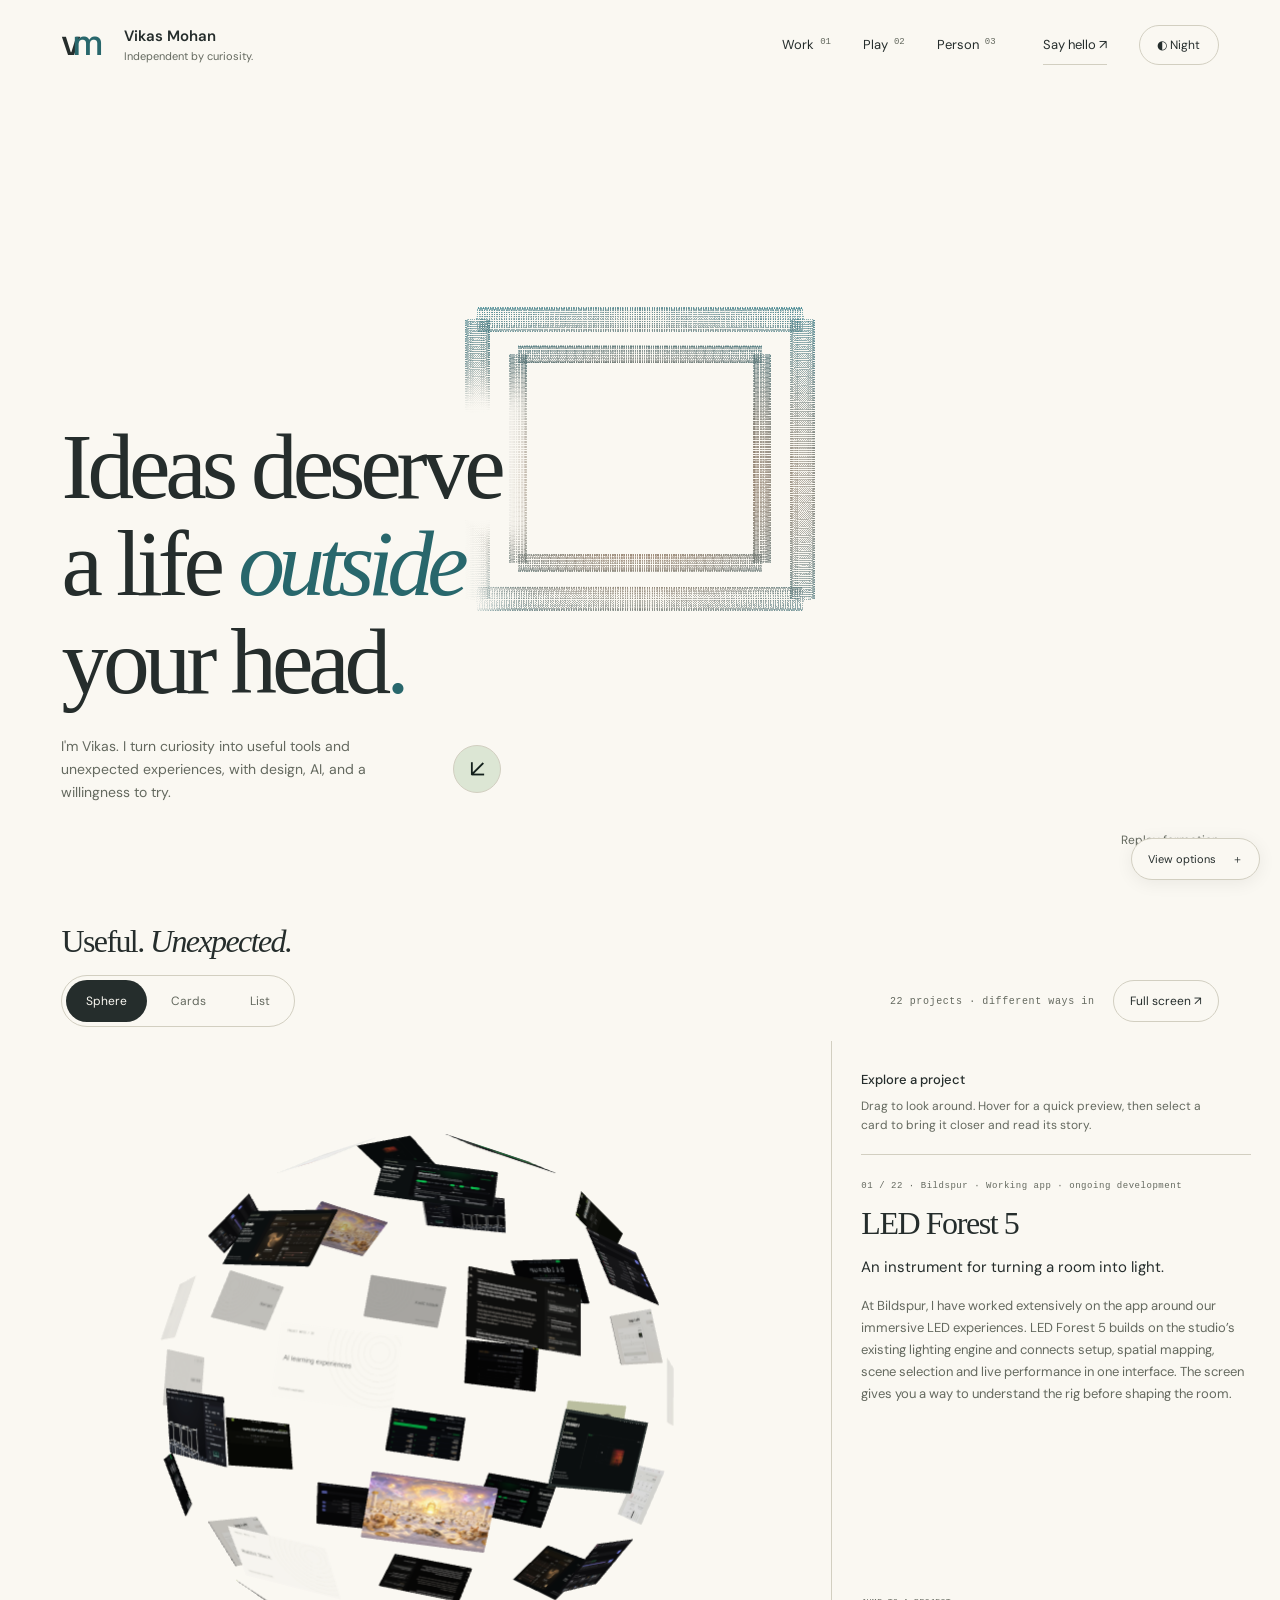
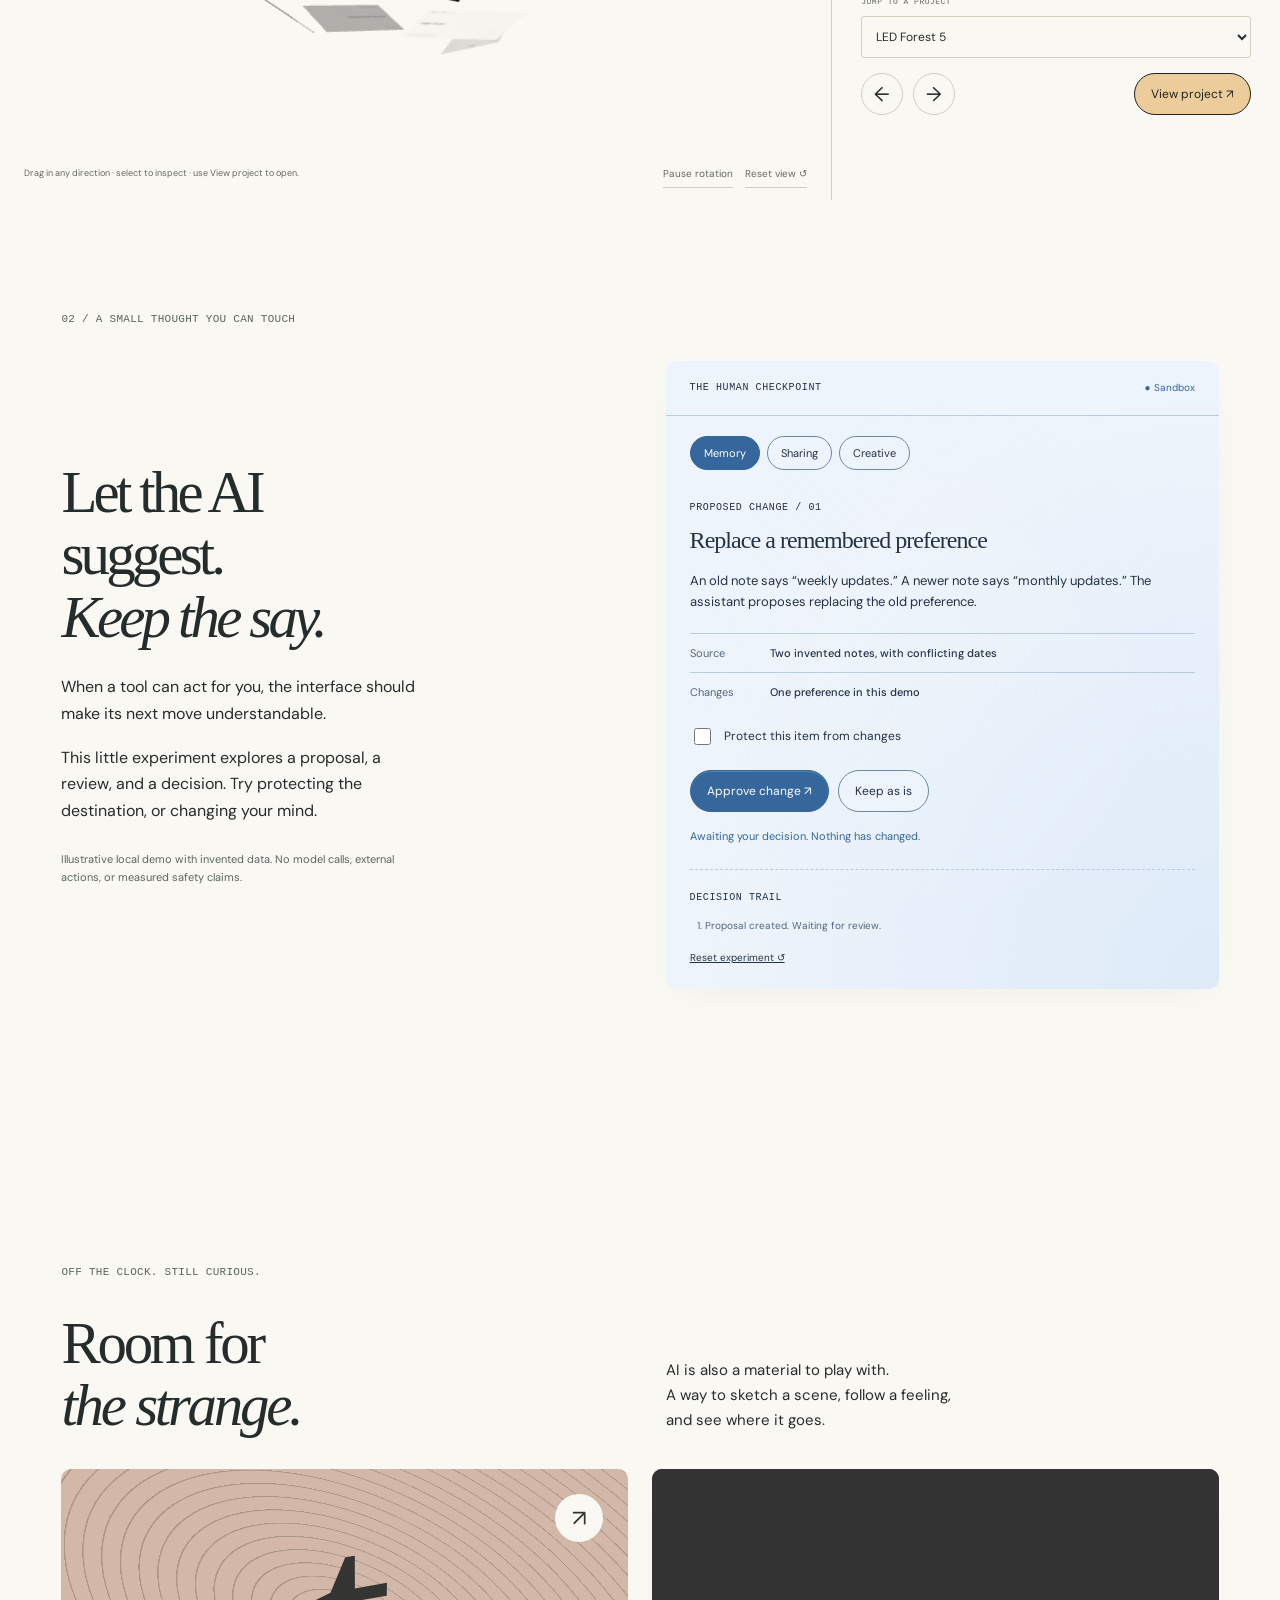
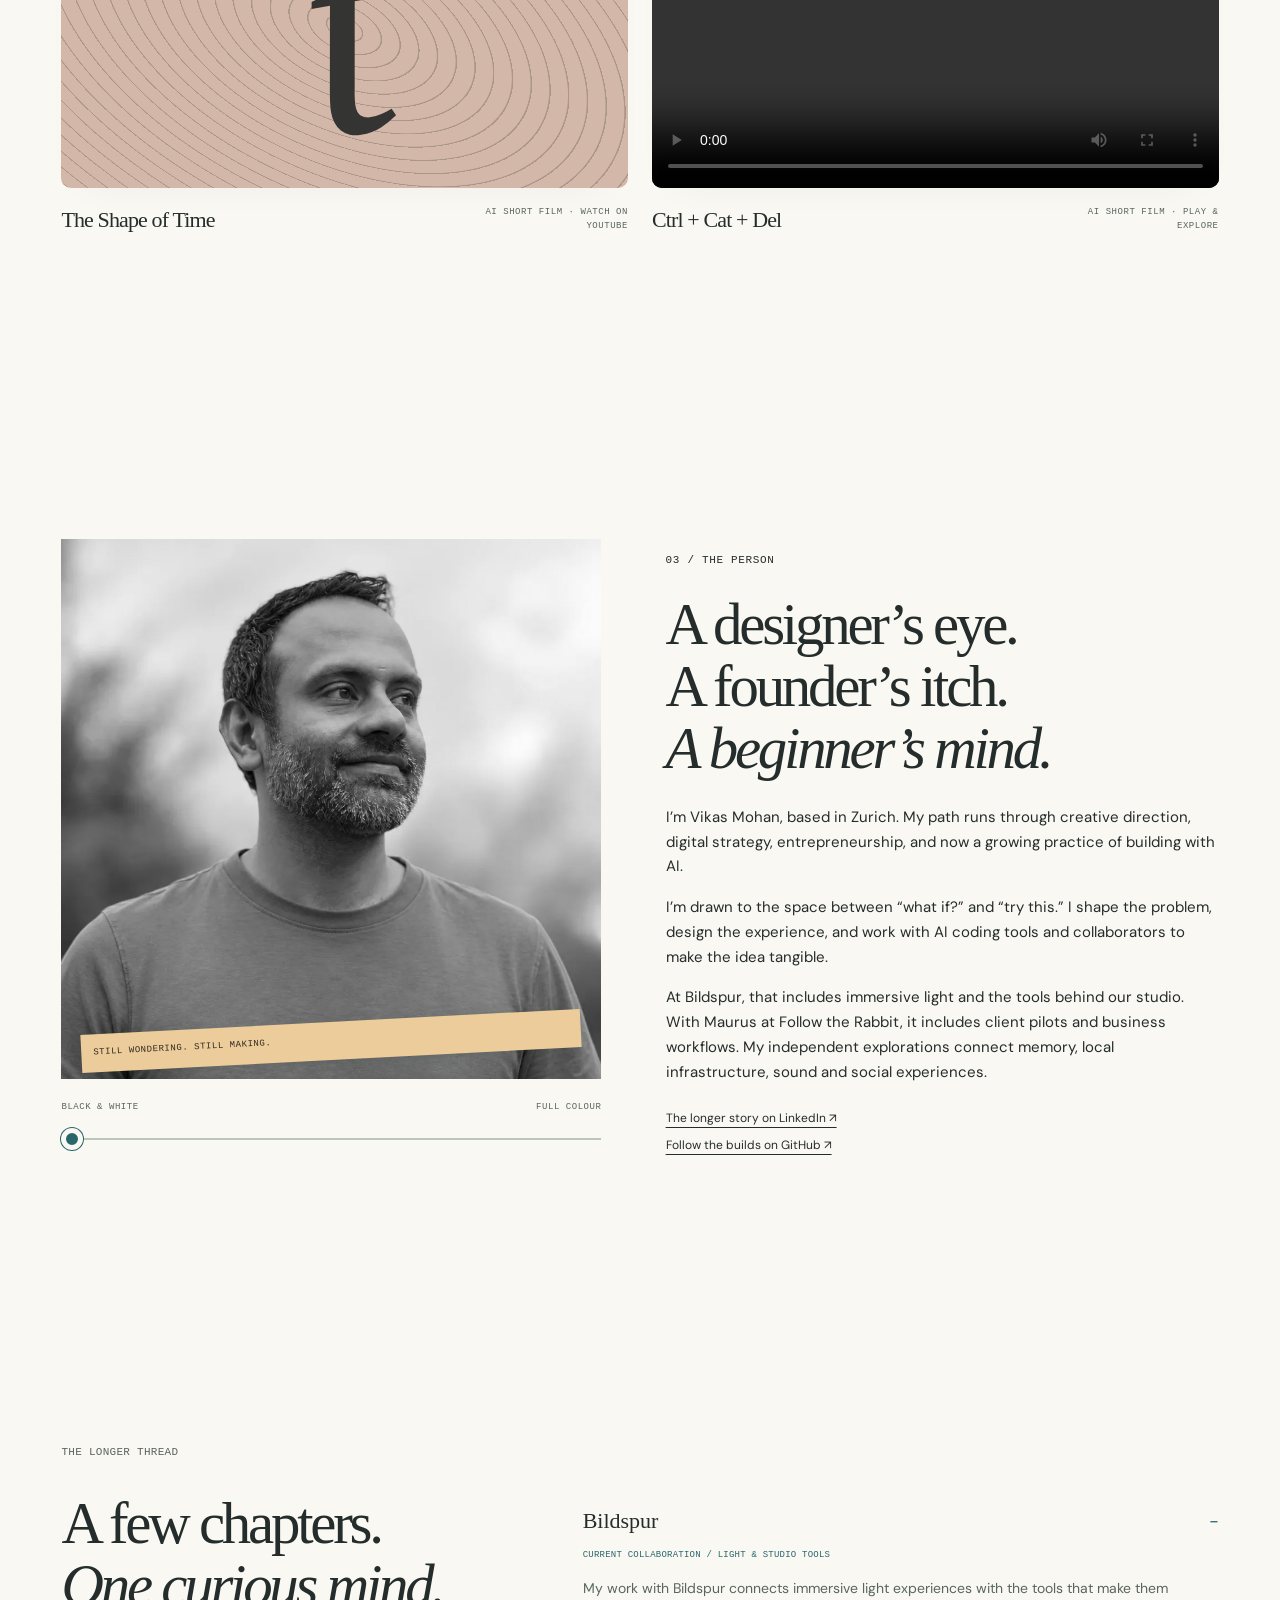
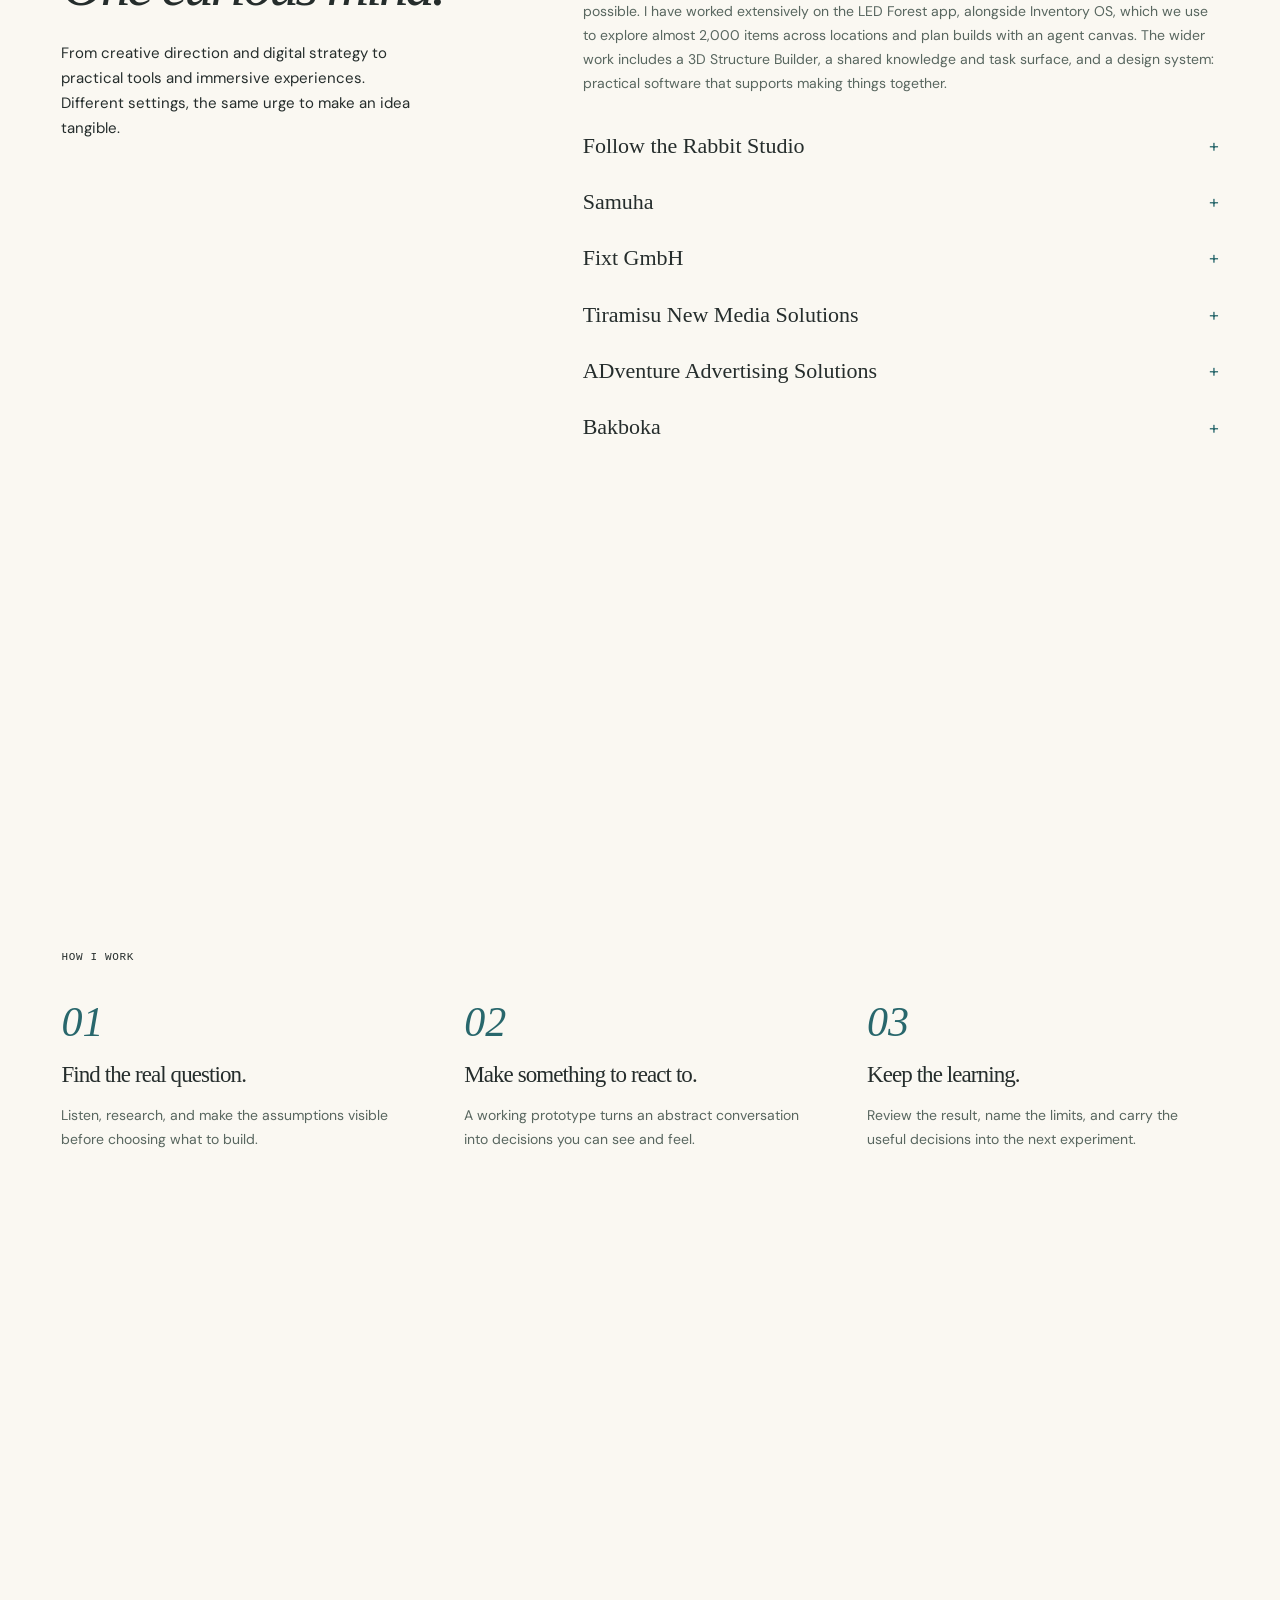
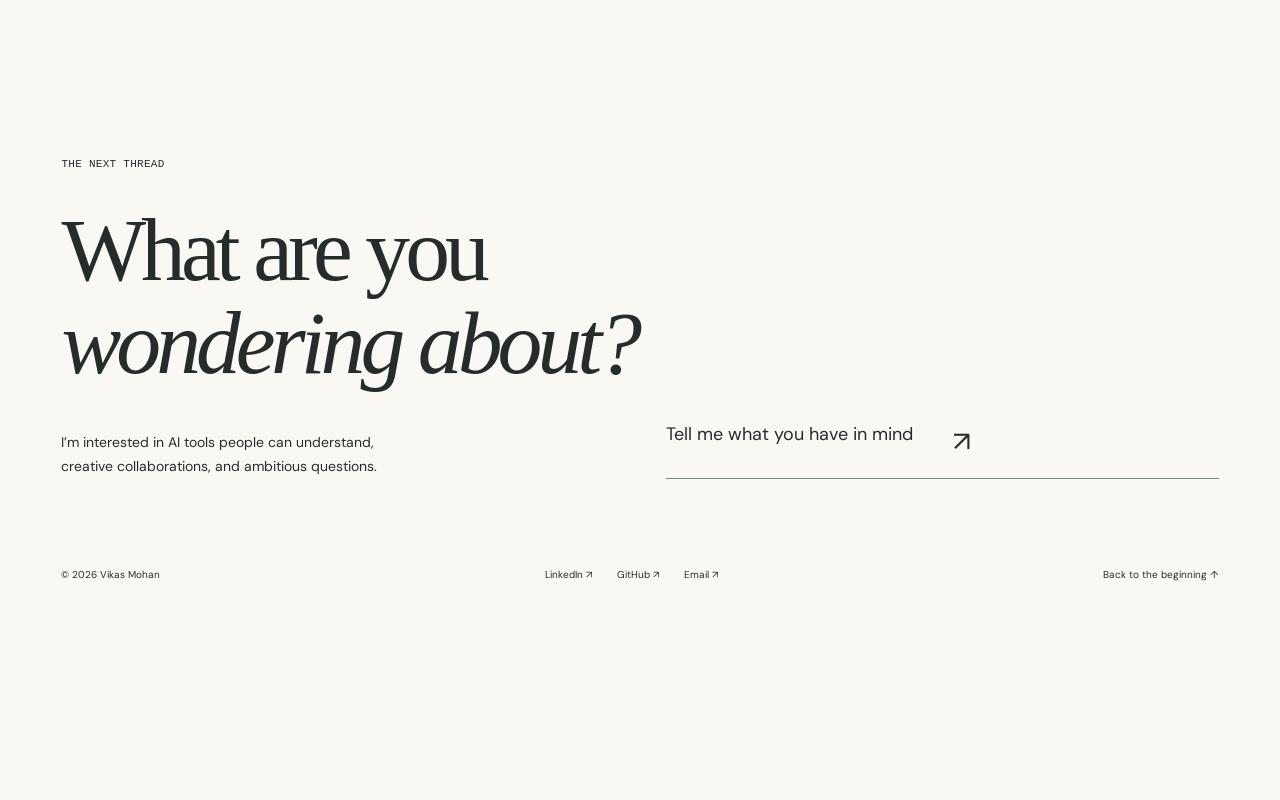
<file: index.html>
<!doctype html>
<html lang="en" data-motion-study>
<head><meta name="vm-release" content="20261018-formation-explorer">
<meta charset="utf-8"><meta name="viewport" content="width=device-width,initial-scale=1">
<title>Vikas Mohan — Ideas into the world</title><link rel="canonical" href="https://vikas.followtherabbit.studio/">
<meta name="description" content="Vikas Mohan is a Zurich-based product designer and AI-assisted builder exploring useful tools, human agency, and unexpected experiences.">
<meta name="theme-color" content="#f4f3eb">
<meta property="og:title" content="Vikas Mohan — Ideas into the world"><meta property="og:description" content="A field guide to AI tools, creative experiments, and the decisions behind them."><meta property="og:type" content="website">
<link rel="icon" href="assets/favicon.svg?v=20261017-space2" type="image/svg+xml">
<link rel="preconnect" href="https://fonts.googleapis.com"><link rel="preconnect" href="https://fonts.gstatic.com" crossorigin>
<link href="https://fonts.googleapis.com/css2?family=DM+Sans:wght@400;500;600;700&family=Space+Grotesk:wght@400;500;600;700&display=swap" rel="stylesheet">
<script src="theme.js?v=20261016-7"></script><link rel="stylesheet" href="styles.css?v=20261017-plentii1"><script src="data.js?v=20261101-showcases2" defer></script><script src="script.js?v=20261017-bakboka1" defer></script><script src="portrait.js?v=20261017-1" defer></script><link rel="stylesheet" href="work-view.css?v=20261017-review6"><link rel="stylesheet" href="project-gallery3d.css?v=20261017-sphere6"><link rel="stylesheet" href="project-cards3d.css?v=20261017-1"><script type="module" src="pixel-work-view.js?v=20261018-story6"></script>
<link rel="stylesheet" href="visual-system.css?v=20261017-review6"><script src="visual-system.js?v=20261018-story6"></script><link rel="stylesheet" href="living-colour.css?v=20261017-trial1"><link rel="stylesheet" href="layout-system.css?v=20261017-frame5"><script src="layout-system.js?v=20261017-frame5" defer></script><link rel="stylesheet" href="living-space.css?v=20261017-space2"><link rel="stylesheet" href="story-system.css?v=20261017-story1"><script type="module" src="pixel-story.js?v=20261018-story6"></script><link rel="stylesheet" href="pixel-portfolio.css?v=20261018-story6"><link rel="stylesheet" href="brand-system.css?v=20261018-story6"><link rel="stylesheet" href="work-explore.css?v=20261018-story6"></head>
<body id="top" class="portfolio-home cinematic-story">
<a class="skip" href="#main">Skip to content</a>
<header class="header wrap"><a class="brand" href="index.html" aria-label="Vikas Mohan home"><span class="brand-mark" aria-hidden="true">v<span>m</span></span><span>Vikas Mohan<span class="brand-sub">Independent by curiosity.</span></span></a><nav aria-label="Primary"><a href="#work">Work <span>01</span></a><a href="#play">Play <span>02</span></a><a href="#about">Person <span>03</span></a><a class="nav-contact" href="contact.html">Say hello ↗</a><button class="theme-toggle" id="theme-toggle" type="button" aria-label="Switch colour theme">Day / Night</button></nav></header>
<main id="main" tabindex="-1">
<section class="hero wrap" aria-labelledby="hero-title"><div class="hero-grid"><div class="hero-copy"><h1 id="hero-title">Ideas deserve<br>a life <em>outside</em><br>your head<span class="blue">.</span></h1><div class="hero-bottom"><p>I'm Vikas. I turn curiosity into useful tools and unexpected experiences, with design, AI, and a willingness to try.</p><a class="circle-link" href="#work" aria-label="Explore selected work">↙</a></div></div></div></section><section id="work" class="section wrap" aria-labelledby="work-title"><div class="work-explorer" id="work-explorer"><div class="work-intro"><h2 id="work-title">Useful. <em>Unexpected.</em></h2><span class="mono">01 / A FEW THREADS WORTH PULLING</span></div>
<div class="work-toolbar"><div class="work-switch" id="work-switch" role="group" aria-label="Project presentation" hidden><button type="button" data-work-view="gallery" aria-pressed="false">3D Gallery</button><button type="button" data-work-view="cards" aria-pressed="false">Animated Cards</button><button type="button" data-work-view="list" aria-pressed="true">List</button></div><div class="work-presentation" role="group" aria-label="Visual treatment"><button type="button" data-presentation="reference" aria-pressed="true">Reference feel</button><button type="button" data-presentation="portfolio" aria-pressed="false">Portfolio palette</button></div><span class="work-count mono" id="work-count">22 projects · different ways in</span></div>
<div class="work-filterbar"><div class="filters" role="group" aria-label="Filter projects"><button data-filter="all" aria-pressed="true">Everything</button><button data-filter="bildspur" aria-pressed="false">Bildspur</button><button data-filter="ftr" aria-pressed="false">Follow the Rabbit</button><button data-filter="bakboka" aria-pressed="false">Bakboka</button><button data-filter="independent" aria-pressed="false">Independent</button></div></div>
<p class="sr-only" id="filter-status" role="status"></p><p class="work-fallback" id="work-fallback" role="status" hidden></p>
<div id="work-visuals" class="work-visual" hidden><span class="work-scene-label mono" id="work-view-name">01 / THE ORBIT</span><div id="work-gallery" class="work-stage" hidden><div class="work-orbit-title">A world <em>of what if.</em></div></div><div id="work-cards" class="work-stage" hidden></div><div class="work-loading" id="work-loading" role="status">Opening the collection…</div><div class="work-selection" id="work-selection" hidden><div><div class="work-selection-meta mono" id="work-selected-meta"></div><h3><a id="work-selected-title" href="project.html?id=led-control-app">LED Forest 5</a></h3><p id="work-selected-summary"></p></div><div class="work-selection-actions"><div class="work-picker"><label for="work-jump" class="mono">JUMP TO A PROJECT</label><select id="work-jump"></select></div><button type="button" id="work-prev" class="work-arrow" aria-label="Previous project">←</button><button type="button" id="work-next" class="work-arrow" aria-label="Next project">→</button><a id="work-open" class="work-open" href="project.html?id=led-control-app">Explore project ↗</a></div></div>
<div class="work-scene-footer"><p id="work-hint">Drag to turn in any direction. Select a card or use the project picker.</p><div class="work-motion-controls"><button type="button" id="work-motion" aria-pressed="false">Pause motion</button><button type="button" id="work-reset">Reset view ↺</button></div></div></div>
<div class="project-index" id="project-index"></div><noscript><p>Enable JavaScript for the interactive collection, or explore <a href="project.html?id=led-control-app">LED Forest 5</a>, <a href="project.html?id=inventory-os">Inventory OS</a>, and <a href="project.html?id=rtw-quoteflow">RTW QuoteFlow</a>.</p></noscript>
</div></section>
<section id="play" class="play-section"><div class="wrap"><div class="section-label mono"><span>02 / A SMALL THOUGHT YOU CAN TOUCH</span><span>INTERFACE EXPERIMENT · OCTOBER 2026</span></div><div class="play-grid"><div><h2>Let the AI<br>suggest.<br><em>Keep the say.</em></h2><p>When a tool can act for you, the interface should make its next move understandable.</p><p>This little experiment explores a proposal, a review, and a decision. Try protecting the destination, or changing your mind.</p><span class="small-note">Illustrative local demo with invented data. No model calls, external actions, or measured safety claims.</span></div>
<div class="control-demo" id="control-demo"><div class="demo-header"><span class="mono">THE HUMAN CHECKPOINT</span><span class="demo-indicator">● Sandbox</span></div><div class="demo-tabs" role="group" aria-label="Choose a proposal"><button data-scenario="memory" aria-pressed="true">Memory</button><button data-scenario="sharing" aria-pressed="false">Sharing</button><button data-scenario="creative" aria-pressed="false">Creative</button></div><div class="proposal"><span class="mono tiny" id="proposal-label">PROPOSED CHANGE / 01</span><h3 id="proposal-title">Replace a remembered preference</h3><p id="proposal-body">An old note says “weekly updates.” A newer note says “monthly updates.” The assistant proposes replacing the old preference.</p><div class="evidence-row"><span>Source</span><strong id="proposal-source">Two invented notes, with conflicting dates</strong></div><div class="evidence-row"><span>Changes</span><strong id="proposal-change">One preference in this demo</strong></div><label class="protect"><input type="checkbox" id="protect-toggle"><span>Protect this item from changes</span></label><div class="demo-actions"><button class="btn btn-dark" id="approve">Approve change ↗</button><button class="btn btn-line" id="reject">Keep as is</button></div><p id="demo-status" class="demo-status" role="status">Awaiting your decision. Nothing has changed.</p></div><div class="demo-log"><span class="mono tiny">DECISION TRAIL</span><ol id="decision-log"><li>Proposal created. Waiting for review.</li></ol><button id="reset-demo" class="text-button">Reset experiment ↺</button></div></div></div></div></section>
<section id="films" class="section wrap films" aria-labelledby="film-title"><div class="section-label mono"><span>OFF THE CLOCK. STILL CURIOUS.</span><span>STORY / SOUND / MOVEMENT</span></div><div class="section-heading"><h2 id="film-title">Room for<br><em>the strange.</em></h2><p>AI is also a material to play with.<br>A way to sketch a scene, follow a feeling,<br>and see where it goes.</p></div><div class="film-grid"><a href="https://www.youtube.com/watch?v=jS0oPfoJ63c" class="film-link"><div class="time-art" aria-hidden="true"><span class="time-letter">t</span><span class="film-play">↗</span><div class="time-lines"></div></div><div class="film-caption"><h3>The Shape of Time</h3><span class="mono">AI SHORT FILM · WATCH ON YOUTUBE</span></div></a><div><div class="video-wrap"><video controls playsinline preload="metadata" aria-label="Ctrl Cat Del AI short film"><source src="ctrl-cat-del.mp4" type="video/mp4"><a href="ctrl-cat-del.mp4">Watch Ctrl Cat Del</a></video></div><div class="film-caption"><h3>Ctrl + Cat + Del</h3><span class="mono">AI SHORT FILM · PLAY & EXPLORE</span></div></div></div></section>
<section id="about" class="about-section wrap"><div class="about-image portrait-comparison"><div class="portrait-frame"><img src="assets/vikas-mohan-portrait.webp" alt="Vikas Mohan" width="956" height="1004" loading="lazy"><span class="photo-note mono">STILL WONDERING. STILL MAKING.</span></div><div class="portrait-controls" hidden><label for="portrait-colour" class="sr-only">Portrait colour intensity</label><div class="portrait-labels mono" aria-hidden="true"><span>Black &amp; white</span><span>Full colour</span></div><input id="portrait-colour" type="range" min="0" max="100" value="0" step="1" aria-valuetext="Black and white"></div></div><div class="about-copy"><span class="mono">03 / THE PERSON</span><h2>A designer’s eye.<br>A founder’s itch.<br><em>A beginner’s mind.</em></h2><p>I’m Vikas Mohan, based in Zurich. My path runs through creative direction, digital strategy, entrepreneurship, and now a growing practice of building with AI.</p><p>I’m drawn to the space between “what if?” and “try this.” I shape the problem, design the experience, and work with AI coding tools and collaborators to make the idea tangible.</p><p>At Bildspur, that includes immersive light and the tools behind our studio. With Maurus at Follow the Rabbit, it includes client pilots and business workflows. My independent explorations connect memory, local infrastructure, sound and social experiences.</p><div class="about-links"><a href="https://www.linkedin.com/in/vikas-mohan-2aa2a247/">The longer story on LinkedIn ↗</a><a href="https://github.com/vimo33">Follow the builds on GitHub ↗</a></div></div></section>
<section id="experience" class="section wrap" aria-labelledby="experience-title"><div class="section-label mono"><span>THE LONGER THREAD</span><span>VENTURES / COLLABORATIONS / PRACTICE</span></div><div class="section-heading"><h2 id="experience-title">A few chapters.<br><em>One curious mind.</em></h2><p>From creative direction and digital strategy to practical tools and immersive experiences. Different settings, the same urge to make an idea tangible.</p></div><div class="experience-grid">
<article><span class="experience-meta mono">CURRENT COLLABORATION / LIGHT &amp; STUDIO TOOLS</span><h3>Bildspur</h3><p>My work with Bildspur connects immersive light experiences with the tools that make them possible. I have worked extensively on the LED Forest app, alongside Inventory OS, which we use to explore almost 2,000 items across locations and plan builds with an agent canvas. The wider work includes a 3D Structure Builder, a shared knowledge and task surface, and a design system: practical software that supports making things together.</p></article>
<article><span class="experience-meta mono">COLLABORATION WITH MAURUS / CLIENT WORKFLOWS</span><h3>Follow the Rabbit Studio</h3><p>With Maurus, I build tools around real workflows. I have led most of the work on the RTW quoting pilot, which we are currently implementing, and built a sales workflow that researches relevant companies and brings them into our custom Kanban process. My focus is on making the journey from information to a useful next action clearer.</p></article>
<article><span class="experience-meta mono">FOUNDER &amp; COMMUNITY CATALYST / 2023–PRESENT</span><h3>Samuha</h3><p>With Samuha, I turn ideas into practical products using no-code tools and open-source platforms. For Falconi Consulting, I led UX strategy and design workshops with its team and selected clients, shaping clearer onboarding workflows and bringing content and communication together. Samuha remains active, with reduced focus while my priorities have shifted to other work.</p></article>
<article><span class="experience-meta mono">FOUNDER / 2019–2023 / ZURICH</span><h3>Fixt GmbH</h3><p>I founded Fixt to help businesses solve problems through design and technology. For Plentii.ch, a crowdsourcing and crowdfunding platform for NGOs, I led technology strategy, development and delivery, working with its design agency to connect the product vision with what could be built. The work moved from an MVP launch into two and a half years of continued development.</p></article>
<article><span class="experience-meta mono">FOUNDER &amp; DIGITAL STRATEGY / 2011–2024 / BANGALORE</span><h3>Tiramisu New Media Solutions</h3><p>At Tiramisu, I combined founding a business with digital strategy and design work for clients. My focus was on bringing thoughtful design and UX into digital communication, alongside product development, brand awareness and campaigns across channels. It was a sustained practice of understanding a client need and translating it into a useful digital experience.</p></article>
<article><span class="experience-meta mono">CREATIVE LEAD / 2007–2011 / BANGALORE</span><h3>ADventure Advertising Solutions</h3><p>I worked on key accounts and managed client deliveries across branding, web design and development. This was the foundation of my practice: understanding what a client needed, shaping the creative response and carrying it through to delivery.</p></article>
<article><span class="experience-meta mono">COLLABORATION / RESEARCH TOOLS</span><h3>Bakboka</h3><p>With Bakboka, I explore research tools that make complex domains easier to navigate: MPS connects climate, food and debt evidence; Tourism Risk Monitor organises regional signals; Multiplium structures regenerative-viticulture research. The thread is moving from a broad question to sources and assumptions someone can inspect.</p></article>
</div></section><section id="method" class="method wrap"><span class="mono">HOW I WORK</span><div><article><span>01</span><h3>Find the real question.</h3><p>Listen, research, and make the assumptions visible before choosing what to build.</p></article><article><span>02</span><h3>Make something to react to.</h3><p>A working prototype turns an abstract conversation into decisions you can see and feel.</p></article><article><span>03</span><h3>Keep the learning.</h3><p>Review the result, name the limits, and carry the useful decisions into the next experiment.</p></article></div></section>
<section id="contact" class="contact-section"><div class="wrap"><div class="section-label mono"><span>THE NEXT THREAD</span><span>ZURICH ↔ EVERYWHERE IDEAS TRAVEL</span></div><h2>What are you<br><em>wondering about?</em></h2><div class="contact-bottom"><p>I’m interested in AI tools people can understand,<br>creative collaborations, and ambitious questions.</p><a href="contact.html" class="contact-link">Tell me what you have in mind <span>↗</span></a></div><footer><span>© 2026 Vikas Mohan</span><div><a href="https://www.linkedin.com/in/vikas-mohan-2aa2a247/">LinkedIn ↗</a><a href="https://github.com/vimo33">GitHub ↗</a><a href="mailto:vikasm.22@gmail.com">Email ↗</a></div><a href="#top" id="back-top">Back to the beginning ↑</a></footer></div></section>
</main>
</body></html>
</file>
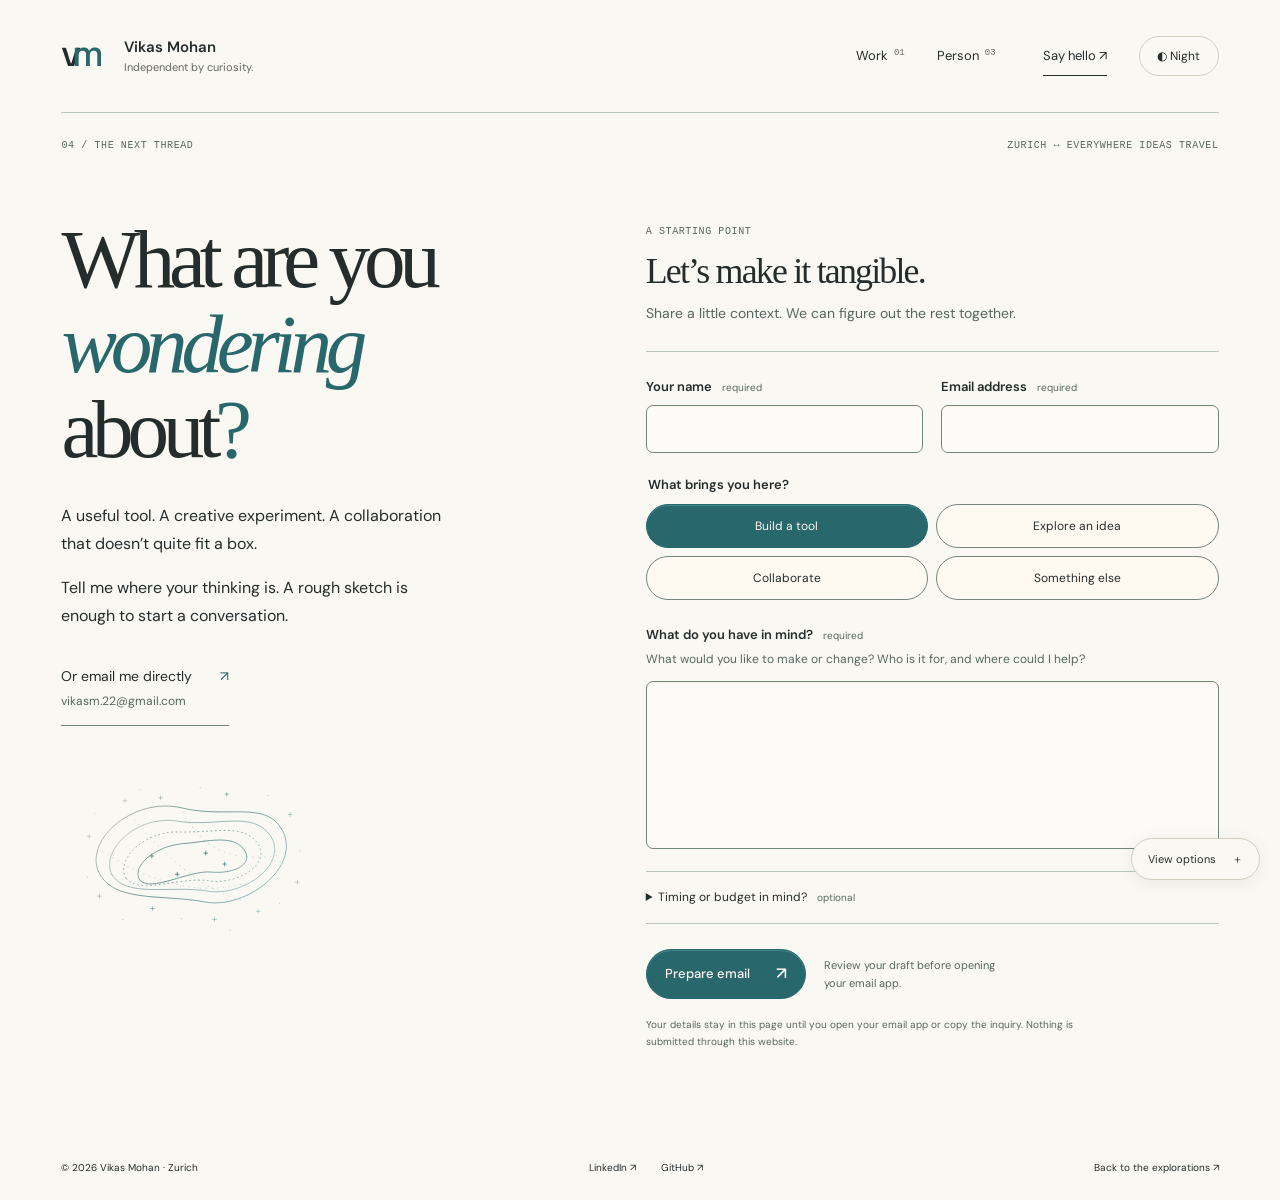
<file: contact.html>
<!doctype html>
<html lang="en">
<head><meta name="vm-release" content="20261018-formation-explorer">
  <meta charset="utf-8">
  <meta name="viewport" content="width=device-width,initial-scale=1">
  <title>Say hello — Vikas Mohan</title>
  <meta name="description" content="Have an idea, a tool to build, or a collaboration in mind? Tell Vikas a little about it.">
  <meta name="theme-color" content="#f4f3eb">
  <link rel="icon" href="assets/favicon.svg?v=20261017-space2" type="image/svg+xml">
  <link rel="preconnect" href="https://fonts.googleapis.com">
  <link rel="preconnect" href="https://fonts.gstatic.com" crossorigin>
  <link href="https://fonts.googleapis.com/css2?family=DM+Sans:wght@400;500;600;700&family=Space+Grotesk:wght@400;500;600;700&display=swap" rel="stylesheet">
  <script src="theme.js?v=20261016-7"></script>
  <link rel="stylesheet" href="styles.css?v=20261017-contact">
  <link rel="stylesheet" href="visual-system.css?v=20261017-review6">
  <link rel="stylesheet" href="contact.css?v=20261017-review6">
  <script src="script.js?v=20261017-views" defer></script>
  <script src="visual-system.js?v=20261018-live1" defer></script>
  <script src="contact.js?v=20261017-review6" defer></script>
<link rel="stylesheet" href="living-colour.css?v=20261017-trial1"><link rel="stylesheet" href="layout-system.css?v=20261017-frame5"><link rel="stylesheet" href="story-system.css?v=20261017-story1"><link rel="stylesheet" href="brand-system.css?v=20261018-story6"></head>
<body id="top" class="contact-page">
  <a class="skip" href="#main">Skip to content</a>
  <header class="header wrap">
    <a class="brand" href="index.html" aria-label="Vikas Mohan home"><span class="brand-mark" aria-hidden="true">v<span>m</span></span><span>Vikas Mohan<span class="brand-sub">Independent by curiosity.</span></span></a>
    <nav aria-label="Primary">
      <a href="index.html#work">Work <span>01</span></a>
      <a href="index.html#about">Person <span>03</span></a>
      <a class="nav-contact" href="contact.html" aria-current="page">Say hello ↗</a>
      <button class="theme-toggle" id="theme-toggle" type="button" aria-label="Switch colour theme">Day / Night</button>
    </nav>
  </header>
  <main class="contact-main wrap" id="main" tabindex="-1">
    <div class="contact-kicker mono"><span>04 / THE NEXT THREAD</span><span>ZURICH ↔ EVERYWHERE IDEAS TRAVEL</span></div>
    <div class="inquiry-layout">
      <div class="inquiry-intro">
        <h1>What are you<br><em>wondering</em><br>about<span class="blue">?</span></h1>
        <p>A useful tool. A creative experiment. A collaboration that doesn’t quite fit a box.</p>
        <p>Tell me where your thinking is. A rough sketch is enough to start a conversation.</p>
        <a class="inquiry-direct" href="mailto:vikasm.22@gmail.com">Or email me directly <span aria-hidden="true">↗</span><small>vikasm.22@gmail.com</small></a>
        <div class="inquiry-mark" aria-hidden="true">✳</div>
      </div>
      <div class="inquiry-workspace">
        <div class="inquiry-form-heading"><span class="mono">A STARTING POINT</span><h2>Let’s make it tangible.</h2><p>Share a little context. We can figure out the rest together.</p></div>
        <form id="inquiry-form" novalidate>
          <div class="inquiry-two-up">
            <div class="inquiry-field"><label for="inquiry-name">Your name <span>required</span></label><input id="inquiry-name" name="name" autocomplete="name" maxlength="100" required aria-describedby="inquiry-name-error"><p class="inquiry-error" id="inquiry-name-error" hidden></p></div>
            <div class="inquiry-field"><label for="inquiry-email">Email address <span>required</span></label><input id="inquiry-email" name="email" type="email" autocomplete="email" inputmode="email" maxlength="254" required aria-describedby="inquiry-email-error"><p class="inquiry-error" id="inquiry-email-error" hidden></p></div>
          </div>
          <fieldset class="inquiry-types"><legend>What brings you here?</legend><div class="inquiry-type-options">
            <label><input type="radio" name="inquiry-type" value="Build a tool" checked><span>Build a tool</span></label>
            <label><input type="radio" name="inquiry-type" value="Explore an idea"><span>Explore an idea</span></label>
            <label><input type="radio" name="inquiry-type" value="Collaborate"><span>Collaborate</span></label>
            <label><input type="radio" name="inquiry-type" value="Something else"><span>Something else</span></label>
          </div></fieldset>
          <div class="inquiry-field"><label for="inquiry-details">What do you have in mind? <span>required</span></label><p class="inquiry-hint" id="inquiry-details-hint">What would you like to make or change? Who is it for, and where could I help?</p><textarea id="inquiry-details" name="details" rows="6" maxlength="4000" required aria-describedby="inquiry-details-hint inquiry-details-error"></textarea><p class="inquiry-error" id="inquiry-details-error" hidden></p></div>
          <details class="inquiry-optional"><summary>Timing or budget in mind? <span>optional</span></summary><div class="inquiry-two-up"><div class="inquiry-field"><label for="inquiry-timing">Timing</label><input id="inquiry-timing" name="timing" type="text" maxlength="120" placeholder="A date, a season, or still exploring"></div><div class="inquiry-field"><label for="inquiry-budget">Budget</label><input id="inquiry-budget" name="budget" type="text" maxlength="120" placeholder="A range, or let’s work it out"></div></div></details>
          <div class="inquiry-actions"><button class="btn inquiry-prepare" type="submit" id="inquiry-prepare" disabled>Prepare email <span aria-hidden="true">↗</span></button><p>Review your draft before opening your email app.</p></div>
          <p class="inquiry-privacy">Your details stay in this page until you open your email app or copy the inquiry. Nothing is submitted through this website.</p>
          <p id="inquiry-status" class="inquiry-status" role="status" aria-live="polite"></p>
          <noscript><p class="inquiry-noscript">The draft helper needs JavaScript. You can <a href="mailto:vikasm.22@gmail.com">email Vikas directly</a> instead.</p></noscript>
        </form>
        <section class="inquiry-draft" id="inquiry-draft" aria-labelledby="inquiry-draft-title" hidden>
          <div class="inquiry-draft-top"><span class="mono">READY TO REVIEW</span><span class="mono">NOT SENT</span></div>
          <h2 id="inquiry-draft-title" tabindex="-1">Your conversation starter.</h2>
          <dl class="inquiry-envelope"><div><dt>To</dt><dd>vikasm.22@gmail.com</dd></div><div><dt>Subject</dt><dd id="inquiry-subject"></dd></div></dl>
          <label class="sr-only" for="inquiry-copy-text">Prepared inquiry text</label><textarea id="inquiry-copy-text" readonly rows="9" spellcheck="false"></textarea>
          <p class="inquiry-draft-note" id="inquiry-draft-note">Open your email app to review and send it. If that doesn’t work, copy the inquiry into an email.</p>
          <div class="inquiry-draft-actions"><a class="btn inquiry-prepare" id="inquiry-open-email" href="mailto:vikasm.22@gmail.com">Open email app <span aria-hidden="true">↗</span></a><button class="btn inquiry-copy" id="inquiry-copy" type="button">Copy inquiry</button></div>
          <p class="inquiry-copy-status" id="inquiry-copy-status" role="status" aria-live="polite"></p>
        </section>
      </div>
    </div>
    <footer class="inquiry-footer"><span>© 2026 Vikas Mohan · Zurich</span><div><a href="https://www.linkedin.com/in/vikas-mohan-2aa2a247/">LinkedIn ↗</a><a href="https://github.com/vimo33">GitHub ↗</a></div><a href="index.html#work">Back to the explorations ↗</a></footer>
  </main>
</body>
</html>
</file>
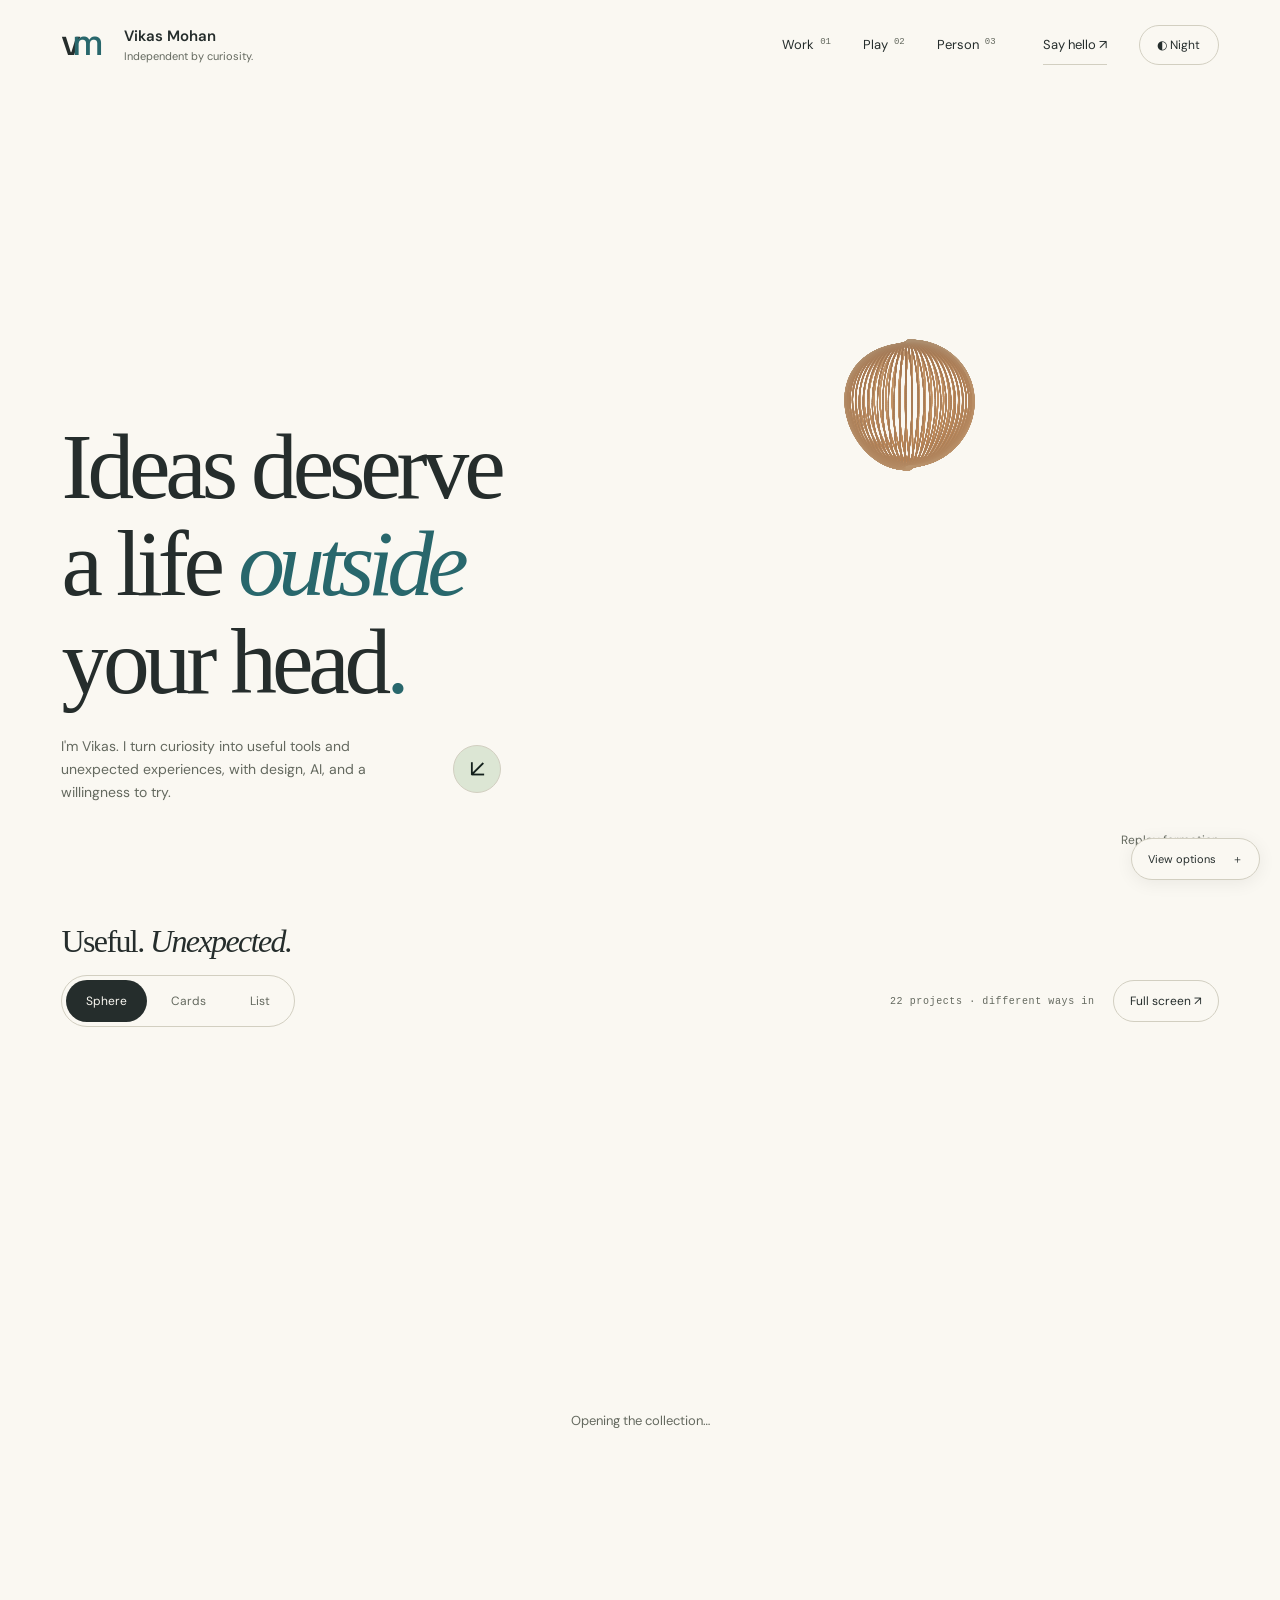
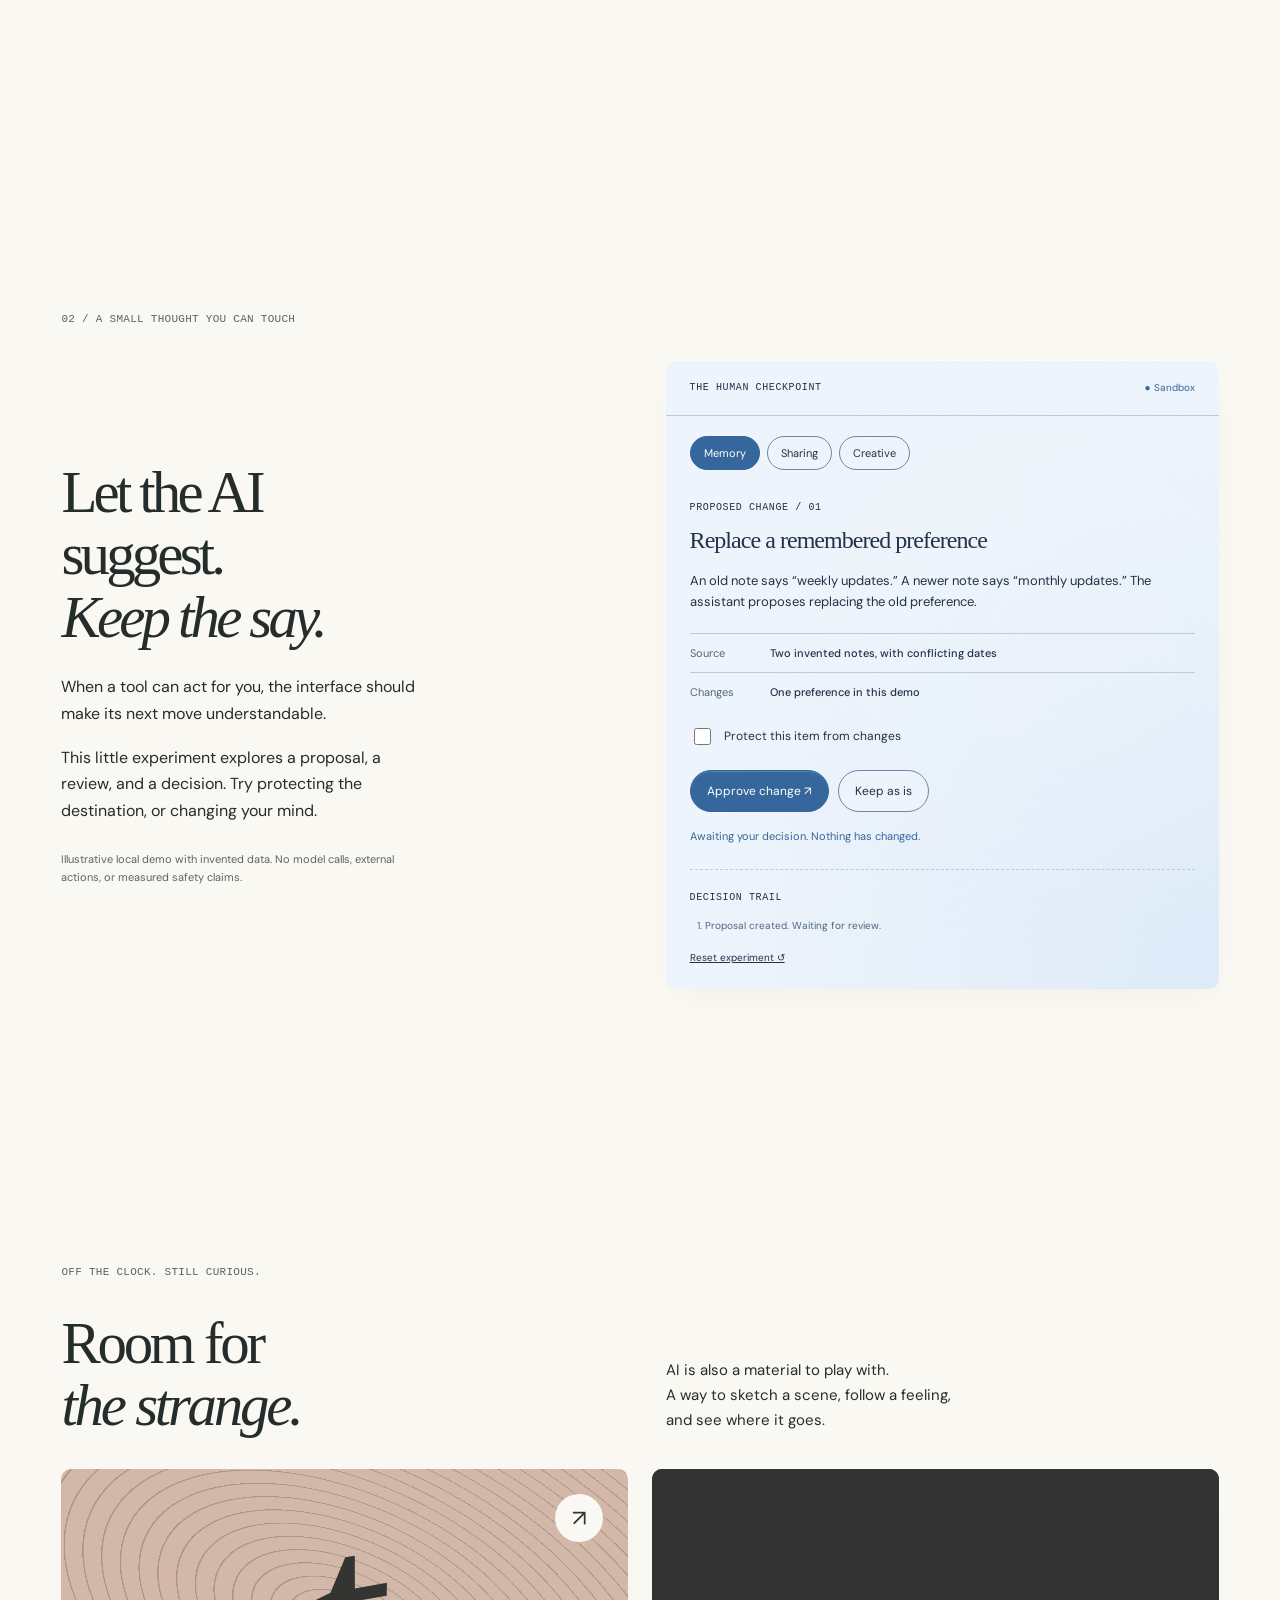
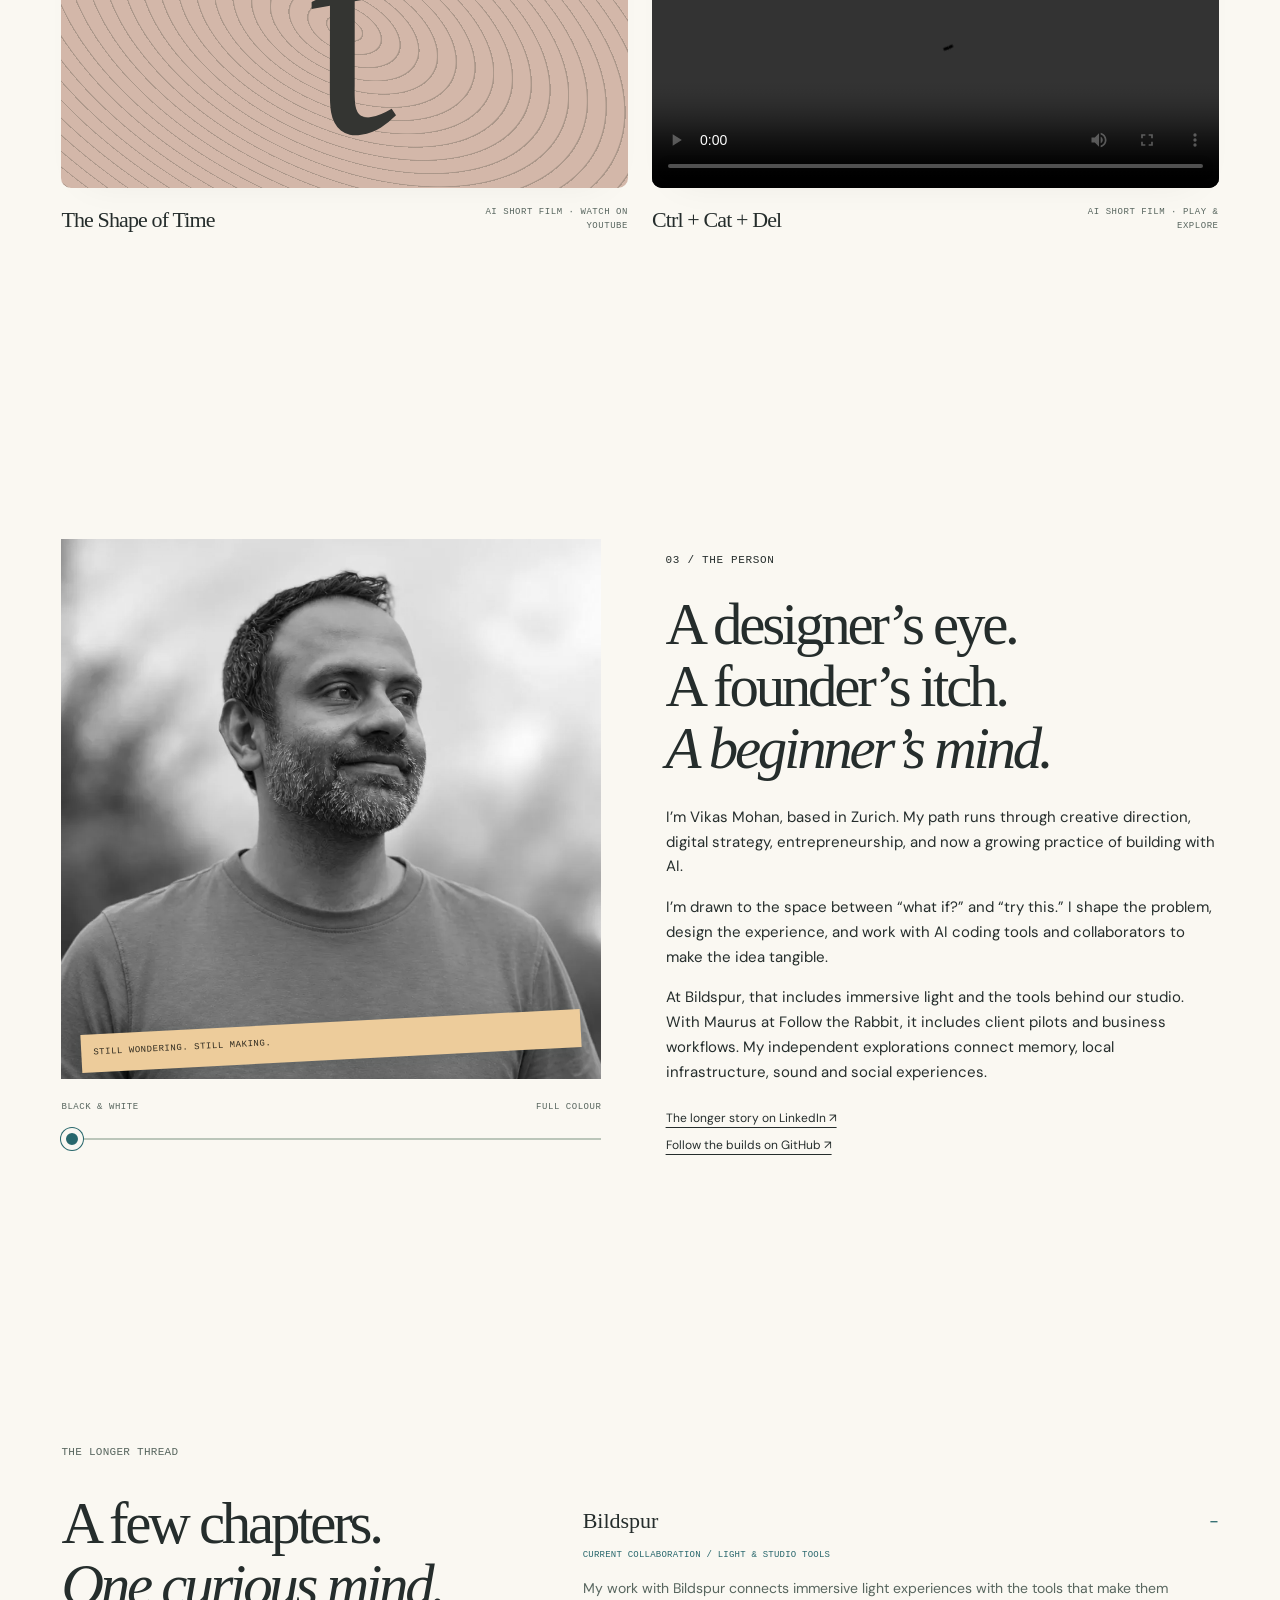
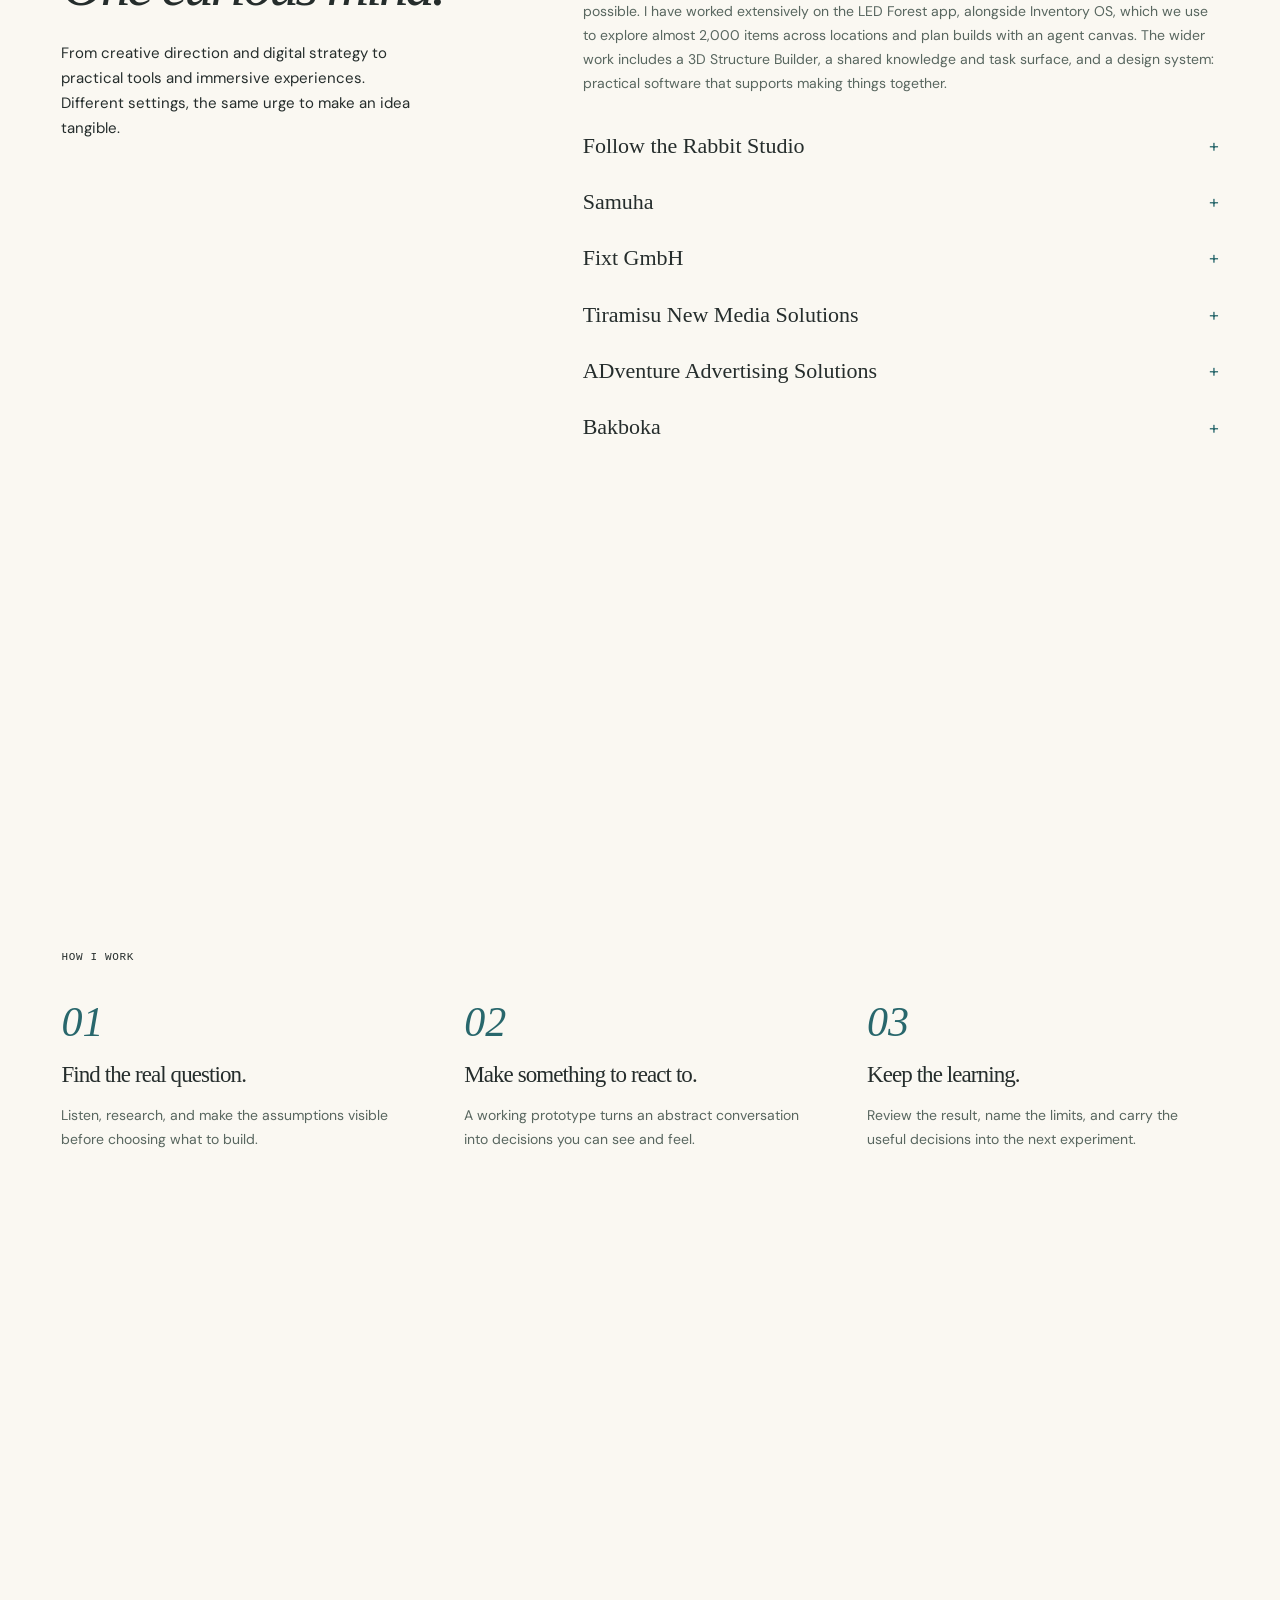
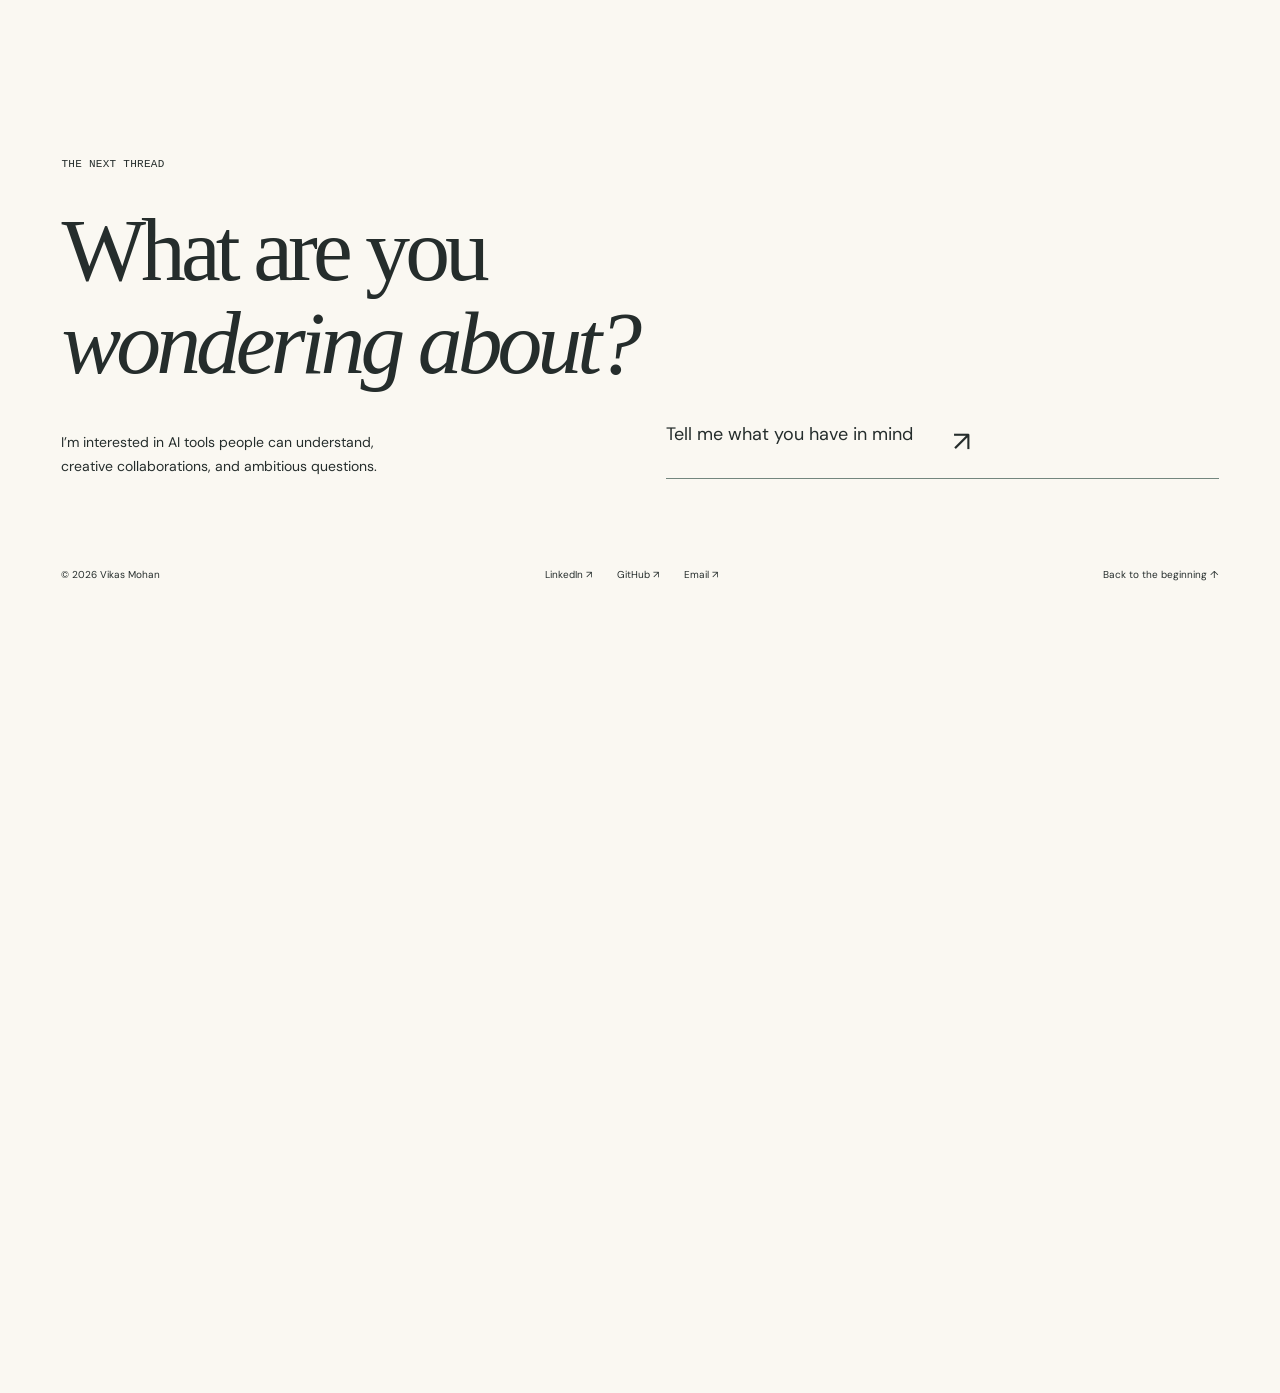
<file: portfolio-study.html>
<!doctype html><html lang="en"><head><meta charset="utf-8"><meta name="viewport" content="width=device-width,initial-scale=1"><meta http-equiv="refresh" content="0;url=index.html"><link rel="canonical" href="https://vikas.followtherabbit.studio/"><title>Vikas Mohan — Portfolio</title></head><body><p><a href="index.html">Open the latest portfolio</a>.</p></body></html>
</file>
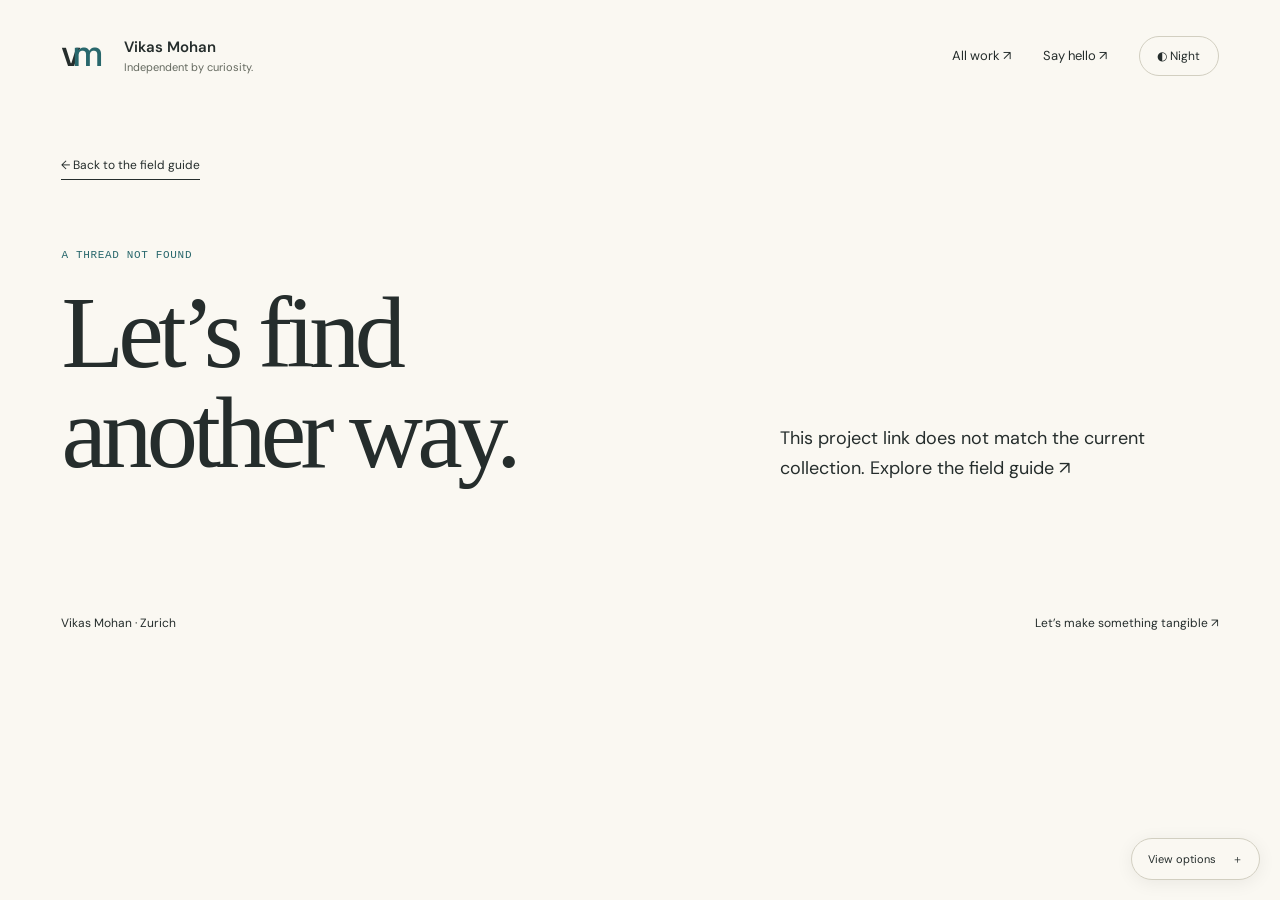
<file: project.html>
<!doctype html><html lang="en"><head><meta name="vm-release" content="20261018-formation-explorer"><meta charset="utf-8"><meta name="viewport" content="width=device-width,initial-scale=1"><title>Project — Vikas Mohan</title><meta name="description" content="A project from Vikas Mohan’s exploration of AI tools and creative experiences."><link rel="icon" href="assets/favicon.svg?v=20261017-space2" type="image/svg+xml"><link rel="preconnect" href="https://fonts.googleapis.com"><link rel="preconnect" href="https://fonts.gstatic.com" crossorigin><link href="https://fonts.googleapis.com/css2?family=DM+Sans:wght@400;500;600;700&family=Space+Grotesk:wght@400;500;600;700&display=swap" rel="stylesheet"><script src="theme.js?v=20261016-7"></script><link rel="stylesheet" href="styles.css?v=20261017-plentii1"><script src="data.js?v=20261101-showcases2" defer></script><script src="script.js?v=20261017-bakboka1" defer></script><link rel="stylesheet" href="visual-system.css?v=20261017-review6"><script src="visual-system.js?v=20261018-live1"></script><link rel="stylesheet" href="living-colour.css?v=20261017-trial1"><link rel="stylesheet" href="layout-system.css?v=20261017-frame5"><link rel="stylesheet" href="story-system.css?v=20261017-story1"><link rel="stylesheet" href="brand-system.css?v=20261018-story6"></head><body id="top"><a class="skip" href="#main">Skip to content</a><header class="header wrap"><a class="brand" href="index.html"><span class="brand-mark" aria-hidden="true">v<span>m</span></span><span>Vikas Mohan<span class="brand-sub">Independent by curiosity.</span></span></a><nav aria-label="Primary"><a href="index.html#work">All work ↗</a><a href="contact.html">Say hello ↗</a><button class="theme-toggle" id="theme-toggle" type="button" aria-label="Switch colour theme">Day / Night</button></nav></header><main class="case-main wrap" id="main" tabindex="-1"><a href="index.html#work" class="back-link">← Back to the field guide</a><div id="case-content"><h1 class="case-loading">Project field notes</h1><p>Enable JavaScript to read this case study, or explore the <a href="https://github.com/vimo33">public repositories</a>.</p></div></main><footer class="case-footer"><div class="wrap"><span>Vikas Mohan · Zurich</span><a href="mailto:vikasm.22@gmail.com">Let’s make something tangible ↗</a></div></footer></body></html>
</file>
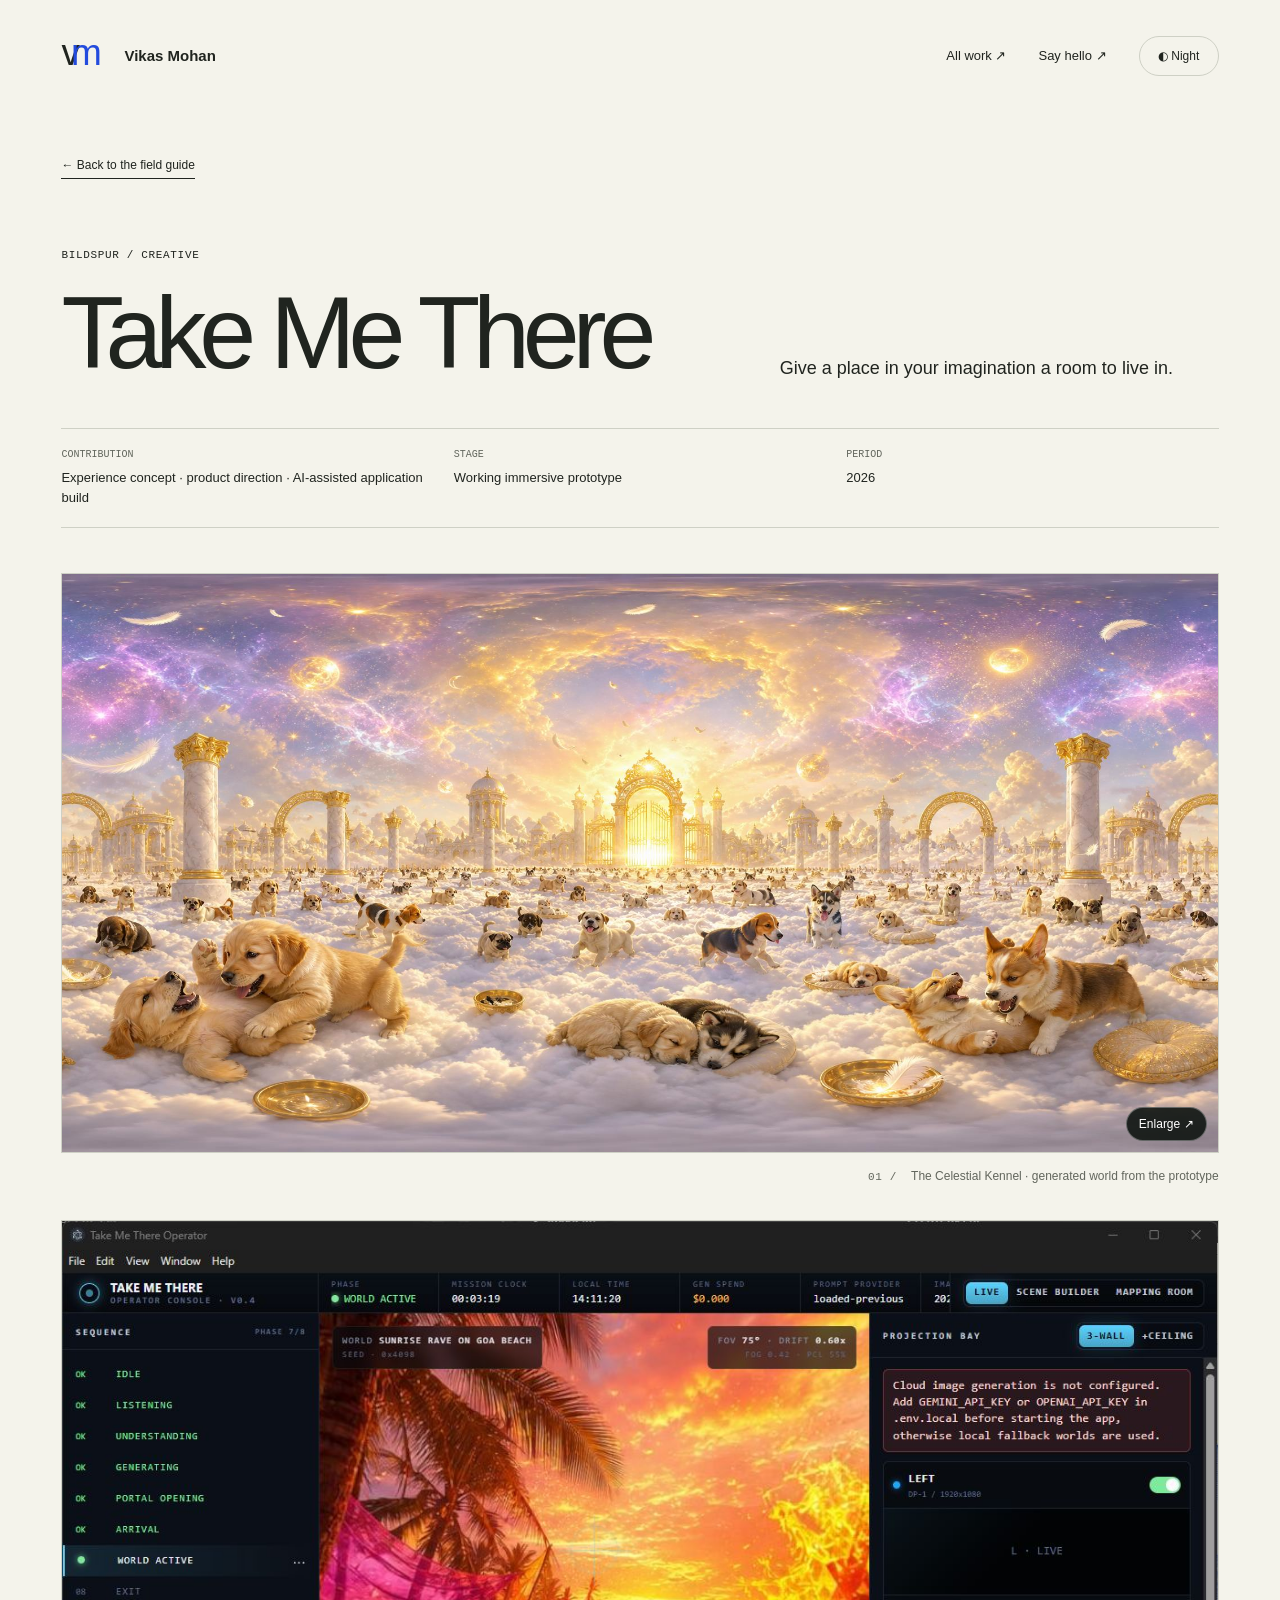
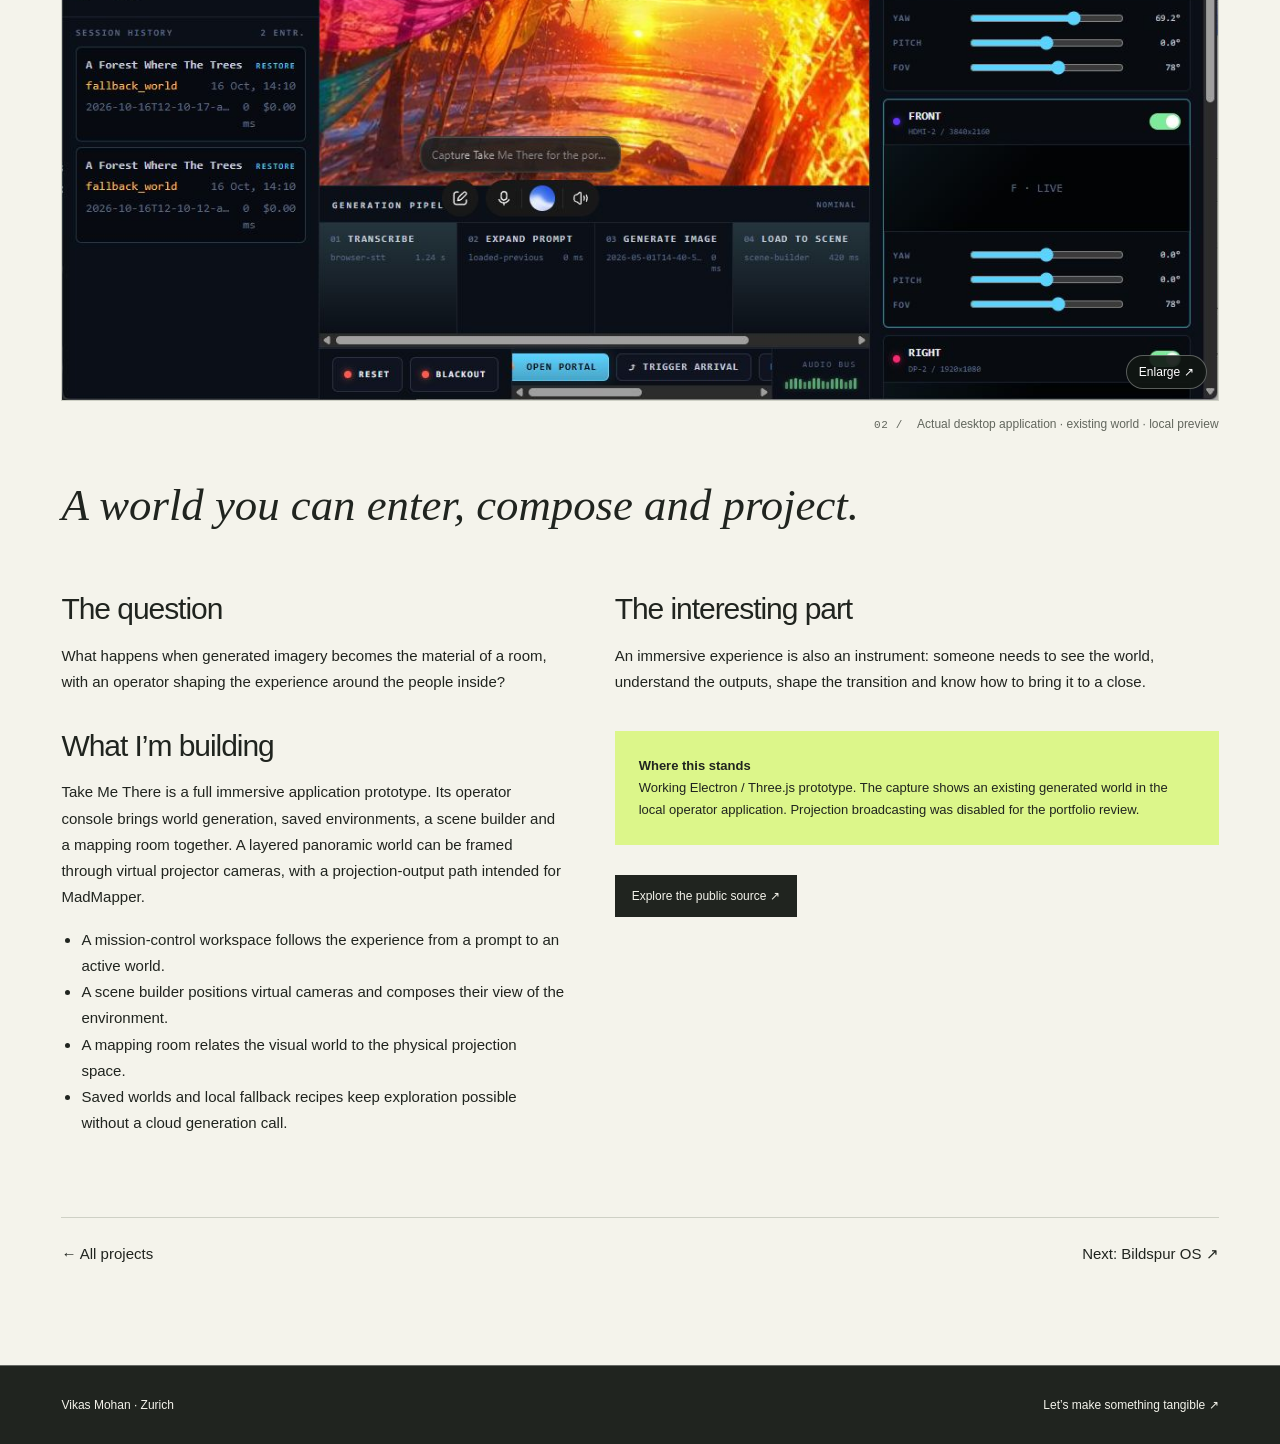
<file: work/take-me-there.html>
<!doctype html><html lang="en"><head><meta charset="utf-8"><meta name="viewport" content="width=device-width,initial-scale=1"><title>Take Me There — Vikas Mohan</title><meta name="description" content="Take Me There: an exploration of AI, space and presence by Vikas Mohan."><base href="../"><link rel="icon" href="assets/favicon.svg" type="image/svg+xml"><script src="theme.js?v=20261016-7"></script><link rel="stylesheet" href="styles.css?v=20261016-7"><script src="data.js?v=20261101-showcases2" defer></script><script src="script.js?v=20261016-7" defer></script></head><body id="top" data-project="take-me-there"><a class="skip" href="work/take-me-there.html#main">Skip to content</a><header class="header wrap"><a class="brand" href="index.html"><span class="brand-mark" aria-hidden="true">v<span>m</span></span><span>Vikas Mohan</span></a><nav aria-label="Primary"><a href="index.html#work">All work ↗</a><a href="index.html#contact">Say hello ↗</a><button class="theme-toggle" id="theme-toggle" type="button" aria-label="Switch colour theme">Day / Night</button></nav></header><main class="case-main wrap" id="main" tabindex="-1"><a href="index.html#work" class="back-link">← Back to the field guide</a><div id="case-content"><h1>Take Me There</h1><p>An exploration of AI, space and presence. <a href="https://github.com/vimo33/takemethere">Explore the public project</a>.</p></div></main><footer class="case-footer"><div class="wrap"><span>Vikas Mohan · Zurich</span><a href="mailto:vikasm.22@gmail.com">Let’s make something tangible ↗</a></div></footer></body></html>
</file>
<file: styles.css>
:root{--paper:#f4f3eb;--ink:#20241f;--blue:#234bdd;--acid:#dcf68a;--line:#ced0c5;--muted:#62665d;--display:'Space Grotesk',Arial,sans-serif;--body:'DM Sans',Arial,sans-serif;--pad:clamp(22px,4.8vw,84px)}
*{box-sizing:border-box}html{scroll-behavior:smooth;scroll-padding-top:30px}body{margin:0;background:var(--paper);color:var(--ink);font-family:var(--body);line-height:1.5}a{color:inherit;text-decoration:none}button,input{font:inherit}button{cursor:pointer}button:disabled{cursor:not-allowed;opacity:.5}img,video{max-width:100%;display:block}button,a,input{touch-action:manipulation}a:focus-visible,button:focus-visible,input:focus-visible{outline:3px solid var(--blue);outline-offset:5px}a:hover{text-decoration-thickness:1px}.wrap{width:min(100%,1600px);margin-inline:auto;padding-inline:var(--pad)}.mono{font-family:Consolas,'Courier New',monospace;font-size:11px;letter-spacing:.06em;line-height:1.5}.tiny{font-size:10px}.blue{color:var(--blue)}h1,h2,h3,p{margin:0}h1,h2,h3{font-family:var(--display);font-weight:500}em{font-family:Georgia,'Times New Roman',serif;font-weight:400}h2{font-size:clamp(52px,5.7vw,86px);letter-spacing:-.065em;line-height:1.03}p{font-size:17px;line-height:1.65}.sr-only{position:absolute;width:1px;height:1px;overflow:hidden;clip:rect(0,0,0,0)}.skip{position:fixed;top:8px;left:20px;transform:translateY(-200%);z-index:99;background:var(--acid);padding:14px}.skip:focus{transform:none}.header{display:flex;align-items:center;justify-content:space-between;min-height:112px;gap:25px}.brand{display:flex;align-items:center;gap:15px;font-size:15px;line-height:1.2;font-weight:600}.brand-sub{display:block;font-size:11px;font-weight:400;margin-top:5px;color:var(--muted)}.brand-mark{font:500 37px var(--display);letter-spacing:-9px;display:block;width:48px;transform:translateY(-3px)}.brand-mark span{color:var(--blue)}nav{display:flex;align-items:center;gap:32px;font-size:13px}nav a{padding:10px 0}nav a span{font:9px Consolas,monospace;margin-left:3px;vertical-align:super;color:var(--muted)}nav .nav-contact{border-bottom:1px solid var(--ink);margin-left:15px}.hero-meta{display:flex;justify-content:space-between;border-top:1px solid var(--line);padding-top:25px;gap:20px}.status-dot{display:inline-block;width:7px;height:7px;border-radius:50%;background:var(--blue);margin-right:8px}.hero-grid{display:grid;grid-template-columns:1.35fr 1fr;align-items:center;gap:2%;padding-top:55px;padding-bottom:65px}.hero h1{font-size:clamp(64px,7.8vw,126px);line-height:.98;letter-spacing:-.075em;position:relative;z-index:1}.hero h1 em{color:var(--blue);letter-spacing:-.07em}.hero-bottom{display:flex;align-items:center;justify-content:space-between;max-width:540px;gap:28px;margin-top:40px}.hero-bottom p{max-width:340px;font-size:16px;line-height:1.65}.circle-link{width:68px;height:68px;flex-shrink:0;display:grid;place-items:center;background:var(--acid);border:1px solid var(--ink);border-radius:50%;font-size:30px;transition:transform .25s}.circle-link:hover{transform:rotate(-30deg)}.instrument{position:relative;align-self:stretch;min-height:530px;border:1px solid var(--line);border-radius:220px 220px 0 0;padding:25px 24px 16px;display:flex;flex-direction:column;justify-content:flex-end;overflow:hidden;background:radial-gradient(ellipse at 50% 42%,#e4e9f9,transparent 65%)}.instrument-top{display:flex;justify-content:space-between;position:absolute;top:54px;left:56px;right:56px;font-size:9px;color:var(--muted)}#loom{width:100%;height:auto;aspect-ratio:1;display:block;min-height:0;flex:1;object-fit:contain;max-height:390px}.instrument-caption{display:flex;align-items:center;justify-content:space-between;font-size:16px;margin-bottom:15px}.asterisk{font-size:35px;line-height:1;color:var(--blue)}.mode-switch{display:flex;border:1px solid var(--line);border-radius:30px;padding:4px;background:var(--paper);gap:4px}.mode-switch button{flex:1;border:0;border-radius:30px;padding:10px 4px;background:transparent;font-size:12px;color:var(--muted)}.mode-switch button[aria-pressed=true]{background:var(--blue);color:white}.instrument-foot{display:flex;align-items:center;justify-content:space-between;gap:12px;margin-top:12px;font-size:8px;color:var(--muted)}.instrument-foot button{font:inherit;color:inherit;background:none;border:0;text-decoration:underline;padding:5px}.hero-rule{display:flex;justify-content:space-between;gap:25px;border-block:1px solid var(--ink);padding-block:17px;font-size:10px}.hero-rule a{white-space:nowrap}.section{padding-top:100px;padding-bottom:90px}.section-label{display:flex;justify-content:space-between;gap:25px;color:var(--muted)}.section-heading{display:flex;align-items:flex-end;justify-content:space-between;gap:50px;margin:45px 0}.section-heading p{font-size:15px;max-width:350px;padding-bottom:5px}.featured-grid{display:grid;grid-template-columns:1fr 1fr;gap:22px}.feature{display:flex;flex-direction:column;overflow:hidden;min-height:500px;padding:26px 30px;position:relative;transition:transform .25s}.feature:hover{transform:translateY(-5px)}.feature-top{display:flex;justify-content:space-between;gap:15px;font-size:9px;position:relative;z-index:2}.feature-copy{position:relative;z-index:2;margin-top:auto}.feature-copy h3{font-size:36px;letter-spacing:-.045em;margin-bottom:9px}.feature-copy p{font-size:14px;line-height:1.5}.pill{display:flex;justify-content:space-between;align-items:center;border-top:1px solid currentColor;margin-top:24px;padding-top:13px;font-size:12px}.pill span{font-size:20px}.feature-brain{background:var(--blue);color:#f4f3eb}.brain-art{height:270px;position:relative;display:grid;place-items:center}.orbit{position:absolute;border:1px solid #ffffff40;width:280px;height:135px;border-radius:50%}.orbit-a{transform:rotate(-35deg)}.orbit-b{transform:rotate(35deg)}.orbit-c{transform:rotate(90deg)}.brain-core{font-size:31px;letter-spacing:-1px;line-height:1.05;text-align:center}.brain-core em{font-size:48px;color:var(--acid)}.memory-note{position:absolute;background:var(--paper);color:var(--blue);padding:7px 13px;font:11px Consolas,monospace;box-shadow:5px 5px 0 #1838a9}.note-a{top:40px;left:8%;transform:rotate(-8deg)}.note-b{top:105px;right:0;transform:rotate(8deg)}.note-c{bottom:32px;left:12%;transform:rotate(-4deg)}.feature-signal{background:var(--acid)}.signal-art{height:270px;position:relative;display:grid;place-items:center;overflow:hidden}.signal-globe{position:relative;width:210px;height:210px;border:1px solid var(--ink);border-radius:50%;overflow:hidden;transform:rotate(-23deg);background:radial-gradient(circle at 30% 30%,transparent 30%,#234bdd18)}.signal-globe i,.signal-globe b{position:absolute;border:1px solid var(--ink);border-radius:50%;height:100%;width:60%;top:0;left:20%}.signal-globe i:nth-child(2){width:20%;left:40%}.signal-globe i:nth-child(3){width:87%;left:6.5%}.signal-globe b{width:100%;height:24%;top:38%;left:0}.signal-globe b:nth-of-type(2){height:70%;top:15%}.signal-globe b:nth-of-type(3){width:110%;height:50%;top:25%;left:-5%}.signal-lat{position:absolute;left:0;top:40px;font:9px Consolas,monospace;line-height:1.6}.signal-tag{position:absolute;bottom:20px;right:0;background:var(--ink);color:var(--acid);padding:8px 12px;font:11px Consolas,monospace}.feature-portal{grid-column:1/-1;min-height:450px;background:#20262a;color:var(--paper);display:grid;grid-template-columns:1fr 1.1fr;grid-template-rows:auto 1fr;gap:25px}.feature-portal .feature-top{grid-column:1/-1}.feature-portal .feature-copy{grid-row:2;grid-column:1;align-self:end;padding-bottom:15px;max-width:360px}.portal-art{grid-row:2;grid-column:2;position:relative;min-height:330px;display:grid;place-items:center;isolation:isolate}.portal-grid{position:absolute;inset:10%;background:repeating-linear-gradient(0deg,transparent 0 29px,#ffffff14 30px),repeating-linear-gradient(90deg,transparent 0 29px,#ffffff14 30px);transform:perspective(300px) rotateX(60deg);transform-origin:center 100%;z-index:-1}.portal-door{width:170px;height:255px;border:1px solid #f5ca88;border-radius:100px 100px 0 0;background:repeating-radial-gradient(ellipse at 50% 55%,#273432 0 8px,#97a478 9px 10px,#f0c88a 11px 12px,#283631 13px 23px);box-shadow:0 0 60px #d8a76544,0 0 15px #e9c78b99;transform:rotate(-6deg)}.portal-person{position:absolute;width:12px;height:55px;background:#16191b;border-radius:8px 8px 0 0;bottom:42px;left:30%;box-shadow:0 0 0 2px #89937c}.portal-person:before{content:'';position:absolute;width:11px;height:11px;background:#16191b;top:-15px;border-radius:50%;border:1px solid #89937c}.portal-caption{position:absolute;right:0;bottom:0;font-size:8px;color:#d1d5cb}.index-heading{display:flex;justify-content:space-between;gap:24px;align-items:center;margin-top:70px;margin-bottom:25px}.index-heading h3{font-size:28px;letter-spacing:-.04em}.filters{display:flex;flex-wrap:wrap;gap:7px}.filters button,.demo-tabs button{border:1px solid var(--line);background:transparent;padding:8px 13px;font-size:11px;border-radius:25px;color:var(--ink)}.filters button[aria-pressed=true],.demo-tabs button[aria-pressed=true]{background:var(--ink);color:var(--paper);border-color:var(--ink)}.project-row{display:grid;grid-template-columns:50px 1fr 1.1fr 150px 30px;align-items:center;gap:20px;padding:25px 0;border-top:1px solid var(--line)}.project-row:last-child{border-bottom:1px solid var(--line)}.project-row:hover h4{color:var(--blue)}.project-row h4{margin:0;font:500 22px var(--display);letter-spacing:-.04em}.project-row .project-desc{font-size:13px;color:var(--muted)}.project-row .row-status{font:10px Consolas,monospace;text-align:right}.row-arrow{font-size:22px;text-align:right}.play-section{background:#e7e9df;padding-block:85px}.play-grid{display:grid;grid-template-columns:1fr 1fr;gap:12%;margin-top:60px}.play-grid h2{font-size:clamp(54px,5.5vw,82px);margin-bottom:25px}.play-grid>div>p{font-size:16px;max-width:365px;margin-bottom:18px}.small-note{display:block;font:11px/1.65 var(--body);max-width:350px;color:var(--muted);margin-top:26px}.control-demo{background:var(--paper);border:1px solid #bdc1b2;box-shadow:12px 12px 0 #d6dbcb;align-self:center}.demo-header{display:flex;justify-content:space-between;padding:20px 24px;border-bottom:1px solid var(--line);gap:15px}.demo-header .mono{font-size:10px}.demo-indicator{font-size:10px;color:#326049}.demo-tabs{display:flex;gap:7px;padding:20px 24px 0}.proposal{padding:23px 24px 10px}.proposal h3{font-size:24px;line-height:1.2;letter-spacing:-.04em;margin:9px 0 15px}.proposal p{font-size:13px;line-height:1.65}.evidence-row{display:grid;grid-template-columns:65px 1fr;gap:15px;border-top:1px solid var(--line);padding:11px 0;font-size:11px}.evidence-row:first-of-type{margin-top:20px}.evidence-row span{color:var(--muted)}.evidence-row strong{font-weight:500}.protect{display:flex;align-items:center;gap:10px;font-size:12px;margin:13px 0 22px;cursor:pointer}.protect input{accent-color:var(--blue);width:17px;height:17px}.demo-actions{display:flex;gap:9px;flex-wrap:wrap}.btn{border:1px solid var(--ink);display:inline-flex;align-items:center;justify-content:center;padding:11px 16px;font-size:12px;text-decoration:none}.btn-dark{background:var(--ink);color:var(--paper)}.btn-line{background:transparent;color:var(--ink)}.proposal .demo-status{font-size:11px;min-height:47px;padding-top:15px;color:var(--blue)}.demo-log{border-top:1px dashed #b9bdae;margin:0 24px 20px;padding-top:13px}.demo-log ol{padding-left:15px;font-size:10px;color:var(--muted);line-height:1.7}.text-button{border:0;background:none;font-size:10px;padding:4px 0;text-decoration:underline;color:var(--ink)}.film-grid{display:grid;grid-template-columns:1fr 1fr;gap:25px}.time-art,.video-wrap{position:relative;aspect-ratio:16/10;background:#1f2422;overflow:hidden}.time-art{background:#d3b7a9;color:#343532;display:grid;place-items:center}.time-letter{font:italic 310px/.8 Georgia,serif;transform:rotate(-10deg);position:relative;z-index:1}.time-lines{position:absolute;inset:-50%;background:repeating-radial-gradient(ellipse at 50% 50%,transparent 0 18px,#6e665a66 19px 20px);transform:rotate(25deg)}.film-play{position:absolute;z-index:2;right:25px;top:25px;width:48px;height:48px;border-radius:50%;display:grid;place-items:center;background:var(--paper);font-size:23px}.video-wrap video{width:100%;height:100%;object-fit:contain}.film-caption{display:flex;align-items:center;justify-content:space-between;gap:20px;padding-top:15px}.film-caption h3{font-size:22px;letter-spacing:-.04em}.film-caption .mono{font-size:9px;max-width:160px;text-align:right;color:var(--muted)}.about-section{display:grid;grid-template-columns:.8fr 1.2fr;gap:10%;padding-block:60px 100px}.about-image{position:relative;align-self:center}.about-image img{width:100%;height:500px;object-fit:cover;object-position:center 35%;filter:grayscale(1);background:#cec6b4}.photo-note{position:absolute;bottom:20px;left:20px;right:20px;background:var(--acid);padding:12px;font-size:9px;transform:rotate(-3deg)}.about-copy h2{font-size:clamp(40px,4.1vw,64px);margin-block:28px;line-height:1.08}.about-copy p{font-size:15px;margin-top:16px;max-width:535px}.about-links{display:flex;flex-direction:column;gap:9px;margin-top:25px;font-size:12px}.about-links a{text-decoration:underline;text-underline-offset:5px}.method{border-top:1px solid var(--line);padding-top:28px;padding-bottom:90px}.method>div{display:grid;grid-template-columns:repeat(3,1fr);gap:45px;margin-top:35px}.method article>span{font:italic 42px Georgia,serif;color:var(--blue)}.method h3{font-size:23px;letter-spacing:-.04em;margin-block:12px}.method p{font-size:14px;color:var(--muted)}.contact-section{background:var(--blue);color:var(--paper);padding-top:50px}.contact-section .section-label{color:#d6dffd}.contact-section h2{font-size:clamp(57px,8vw,120px);letter-spacing:-.065em;margin-top:55px}.contact-section h2 em{color:var(--acid)}.contact-bottom{display:flex;justify-content:space-between;align-items:flex-end;gap:40px;margin:45px 0 75px}.contact-bottom p{font-size:14px;line-height:1.7}.contact-link{border-bottom:1px solid var(--paper);padding-bottom:15px;display:flex;gap:40px;font-size:22px}.contact-link span{color:var(--acid);font-size:28px}footer{display:flex;justify-content:space-between;align-items:center;gap:22px;padding-block:25px;border-top:1px solid #ffffff50;font-size:10px}footer div{display:flex;gap:25px}footer a:hover{text-decoration:underline}section[id]{scroll-margin-top:25px}[hidden]{display:none!important}
/* Real project captures and collaboration context. */
.theme-toggle{border:1px solid var(--line);color:var(--ink);background:transparent;border-radius:24px;padding:9px 13px;min-width:80px;font-size:12px;white-space:nowrap;min-height:40px}
.capture-grid{gap:24px}.feature-capture{padding:27px;min-height:0;display:flex;flex-direction:column;border:1px solid var(--line);overflow:hidden;background:#e8eade;color:#20241f}.feature-capture .feature-top{gap:20px;margin-bottom:25px;min-height:30px}.feature-capture .capture-frame{border:1px solid #ffffff26;border-radius:5px;overflow:hidden;background:#11151a;aspect-ratio:16/10;box-shadow:0 18px 40px #0002}.capture-frame img{width:100%;height:100%;object-fit:cover;object-position:top;transition:transform .5s}.feature-capture:hover .capture-frame img{transform:scale(1.025)}.feature-capture .feature-copy{padding-top:27px;max-width:none;align-self:stretch}.feature-capture .feature-copy h3{margin-top:8px;font-size:clamp(30px,3vw,44px);letter-spacing:-.05em}.feature-capture .feature-copy p{max-width:530px;margin-top:10px}.capture-stage{font-size:9px;text-transform:uppercase}.feature-capture .pill{margin-top:22px}.feature-night{background:#111714;color:#f3f5ea;border-color:#2b342e}.feature-blue{background:#234bdd;color:#f4f3eb;border-color:#234bdd}.feature-paper{background:#e7edda}.feature-wide{grid-column:1/-1;display:grid;grid-template-columns:1.35fr 1fr;column-gap:40px;background:#141822;color:#f4f3eb}.feature-wide .feature-top{grid-column:1/-1}.feature-wide .feature-copy{align-self:center;padding-top:0}.feature-wide .capture-frame{aspect-ratio:16/11}.feature-wide .feature-copy h3{font-size:clamp(40px,4vw,65px)}.feature-capture:focus-visible{outline-color:var(--blue)}.feature-blue:focus-visible,.feature-night:focus-visible,.feature-wide:focus-visible{outline-color:var(--ink)}.feature-capture .pill{border-color:currentColor}.feature-capture:hover{transform:translateY(-3px)}
.collaboration-map{display:grid;grid-template-columns:repeat(3,1fr);gap:36px;margin-top:70px;border-block:1px solid var(--line);padding-block:30px}.collaboration-map .mono{color:var(--blue);font-size:10px}.collaboration-map h3{font-size:25px;line-height:1.15;letter-spacing:-.04em;margin:18px 0 12px}.collaboration-map p{font-size:14px;color:var(--muted)}
.case-shot{margin:0 0 35px}.case-shot img{width:100%;height:auto;border:1px solid var(--line);background:#101417}.case-shot figcaption{display:flex;gap:14px;align-items:baseline;font-size:12px;color:var(--muted);padding-top:14px}.case-shot figcaption>span:last-child{margin-left:auto}.case-lens{font:italic clamp(28px,3.5vw,52px)/1.25 Georgia,serif;margin:45px 0 60px;max-width:900px}.case-heading h1{overflow-wrap:anywhere}.stack-diagram{background:#19291e;color:#f4f3eb;padding:clamp(25px,5vw,70px)}.stack-diagram>div{display:grid;grid-template-columns:repeat(5,1fr);gap:12px;margin:45px 0}.stack-diagram>div>span{border:1px solid #dcf68a;padding:25px 10px;font:17px var(--display);text-align:center}.stack-diagram p{font:italic 34px/1.3 Georgia,serif;max-width:600px}.stack-diagram small{display:block;color:#b9c2b4;margin-top:25px}
html{color-scheme:light}html[data-theme=dark]{color-scheme:dark;--paper:#111613;--ink:#edf0e6;--blue:#a0b5ff;--line:#354139;--muted:#a7b1a5;--acid:#dcf68a}html[data-theme=dark] .instrument{background:#171f1a;border-color:#3b4a3e}html[data-theme=dark] .instrument-caption{color:var(--ink)}html[data-theme=dark] .mode-switch button[aria-pressed=true]{background:var(--blue);color:#151c29}html[data-theme=dark] .mode-switch button{color:var(--ink)}html[data-theme=dark] .circle-link,html[data-theme=dark] .photo-note,html[data-theme=dark] .case-note,html[data-theme=dark] .skip{color:#20241f}html[data-theme=dark] .play-section{background:#1a241d}html[data-theme=dark] .control-demo{background:#121a15;box-shadow:10px 10px 0 #293a2c}html[data-theme=dark] .demo-indicator{color:#b9ddbb}html[data-theme=dark] .demo-tabs button,html[data-theme=dark] .filters button{color:var(--ink)}html[data-theme=dark] .demo-tabs button[aria-pressed=true],html[data-theme=dark] .filters button[aria-pressed=true]{background:var(--ink);color:var(--paper)}html[data-theme=dark] .contact-section,html[data-theme=dark] .case-visual{background:#234bdd;color:#f4f3eb}html[data-theme=dark] .contact-link{border-color:#f4f3eb}html[data-theme=dark] .feature-paper{background:#263226;color:#edf0e6}html[data-theme=dark] .case-footer{background:#090d0a;color:#edf0e6}html[data-theme=dark] .film-play{color:#edf0e6}
@media(max-width:1000px){.header nav{gap:17px}.feature-wide{column-gap:24px}.feature-capture{padding:20px}.feature-capture .feature-top{font-size:8px}.collaboration-map{gap:22px}.collaboration-map h3{font-size:22px}}
@media(max-width:720px){.header nav{gap:12px}.header .theme-toggle{font-size:10px;min-width:65px;padding:8px 10px}.header .brand-sub{display:none}.capture-grid{gap:20px}.feature-capture{min-height:0;padding:20px}.feature-wide{display:flex;grid-column:auto;gap:0}.feature-capture .feature-top{font-size:8px;min-height:24px;margin-bottom:18px}.feature-capture .capture-frame{aspect-ratio:16/11}.feature-capture .feature-copy{padding-top:22px}.feature-capture .feature-copy h3{font-size:34px}.feature-capture .feature-copy p{font-size:14px}.collaboration-map{grid-template-columns:1fr;gap:28px;margin-top:45px}.collaboration-map h3{margin-top:10px}.case-lens{margin:30px 0 40px;font-size:31px}.case-shot figcaption{font-size:10px;gap:9px}.stack-diagram>div{grid-template-columns:1fr;gap:0;margin:25px 0}.stack-diagram>div>span{padding:14px}.stack-diagram>div>span+span{border-top:0}.stack-diagram p{font-size:27px}.case-next{gap:25px}.case-next>a{max-width:60%}}
@media(max-width:390px){.header nav{gap:9px}.header nav a{font-size:10px}.header .brand{font-size:11px;gap:6px}.header .brand-mark{width:35px}.header .theme-toggle{min-width:58px;padding-inline:8px}.header{gap:8px}.hero h1{font-size:clamp(52px,13vw,62px)}}
/* Case studies share the editorial system. */
.case-main{padding-top:40px;padding-bottom:100px}.back-link{font-size:12px;border-bottom:1px solid var(--ink);padding-bottom:6px}.case-heading{display:grid;grid-template-columns:1.5fr 1fr;gap:60px;margin-top:65px;align-items:end}.case-heading h1{font-size:clamp(55px,8vw,110px);letter-spacing:-.07em;line-height:.98;margin-top:18px}.case-heading p{font-size:18px}.case-meta{display:grid;grid-template-columns:repeat(3,1fr);border-block:1px solid var(--line);margin-block:45px;padding-block:20px;gap:20px}.case-meta dt{font:10px Consolas,monospace;color:var(--muted);text-transform:uppercase;margin-bottom:8px}.case-meta dd{margin:0;font-size:13px}.case-visual{padding:45px;background:var(--blue);color:var(--paper);margin-bottom:55px;position:relative;overflow:hidden;min-height:300px;display:flex;flex-direction:column;justify-content:center}.case-visual h2{font-size:clamp(40px,5vw,75px);max-width:700px;position:relative;z-index:1}.case-visual .mono{margin-top:20px;color:var(--acid)}.case-visual:after{content:'';width:450px;height:450px;position:absolute;right:-100px;top:-60px;border:1px solid #ffffff50;border-radius:50%;box-shadow:0 0 0 35px #ffffff0b,0 0 0 70px #ffffff0b,0 0 0 105px #ffffff0b}.case-story{display:grid;grid-template-columns:1fr 1.2fr;gap:50px}.case-story article{margin-bottom:35px}.case-story h2{font-size:30px;letter-spacing:-.035em;margin-bottom:18px}.case-story p,.case-story li{font-size:15px;line-height:1.75}.case-story ul{padding-left:20px}.case-actions{display:flex;gap:12px;flex-wrap:wrap;margin-top:30px}.case-note{background:var(--acid);padding:24px;margin-top:20px;font-size:13px;line-height:1.7}.case-next{border-top:1px solid var(--line);margin-top:45px;padding-top:25px;display:flex;justify-content:space-between;font-size:15px}.case-footer{background:var(--ink);color:var(--paper);padding-block:30px}.case-footer .wrap{display:flex;justify-content:space-between;gap:25px;font-size:12px}
@media(min-width:1500px){.hero-grid{gap:6%}.instrument{min-height:570px}#loom{max-height:420px}}
@media(max-width:1000px){nav{gap:20px}.hero h1{font-size:clamp(65px,8vw,85px)}.hero-grid{gap:25px}.instrument{min-height:450px;padding:20px 16px 14px}.instrument-top{top:40px;left:40px;right:40px}.hero-bottom{gap:15px}.hero-bottom p{font-size:14px}.circle-link{width:50px;height:50px}.hero-rule{font-size:9px}.feature{padding:22px;min-height:470px}.feature-copy h3{font-size:31px}.feature-top{font-size:8px}.play-grid{gap:7%}.project-row{grid-template-columns:30px 1fr 1fr 110px 20px;gap:15px}.about-image img{height:460px}.film-caption{align-items:flex-start}.section-label{font-size:10px}}
@media(max-width:720px){.header{min-height:95px;align-items:center;gap:15px}.brand{font-size:13px;gap:9px}.brand-sub{font-size:9px}.brand-mark{font-size:32px;width:40px}.header nav{gap:17px;font-size:12px}.header nav a span,.header .nav-contact{display:none}.hero-meta{font-size:9px;gap:12px;padding-top:18px}.hero-meta>span:last-child{white-space:nowrap}.hero-grid{grid-template-columns:1fr;padding-top:40px;padding-bottom:35px;gap:42px}.hero h1{font-size:clamp(62px,11.2vw,85px)}.hero-bottom{margin-top:25px;max-width:none}.hero-bottom p{max-width:330px;font-size:15px}.circle-link{width:58px;height:58px}.instrument{min-height:430px;max-width:460px;width:100%;justify-self:center;padding-inline:24px}.instrument-top{top:40px;left:45px;right:45px}#loom{max-height:325px;flex:initial}.instrument-foot{font-size:8px}.hero-rule{align-items:center;font-size:8px;gap:18px}.hero-rule>span{max-width:210px}.section{padding-block:70px}.section-label{font-size:9px}.section-label>span:last-child{max-width:160px;text-align:right}.section-heading{margin:30px 0;gap:25px;align-items:flex-start;flex-direction:column}.section-heading h2{font-size:60px}.section-heading p{font-size:14px}.featured-grid{grid-template-columns:1fr;gap:18px}.feature{min-height:490px;padding:24px}.feature-top{font-size:9px}.feature-copy h3{font-size:35px}.feature-portal{display:flex;min-height:560px}.feature-portal .feature-copy{max-width:none;align-self:stretch;padding-bottom:0}.portal-art{min-height:300px;width:100%}.index-heading{display:block;margin-top:45px}.filters{margin-top:18px}.filters button{padding:8px 11px;font-size:10px}.project-row{grid-template-columns:24px 1fr 20px;gap:12px;position:relative;padding-block:19px}.project-row h4{font-size:21px}.project-row .project-desc{display:none}.project-row .row-status{grid-column:2;grid-row:2;text-align:left;font-size:9px;margin-top:-8px;color:var(--muted)}.row-arrow{grid-column:3;grid-row:1/3}.play-section{padding-block:60px}.play-grid{grid-template-columns:1fr;gap:35px;margin-top:35px}.play-grid h2{font-size:62px}.play-grid>div>p{max-width:none}.control-demo{box-shadow:7px 7px 0 #d6dbcb}.demo-header,.proposal{padding-inline:20px}.demo-tabs{padding-left:20px}.film-grid{grid-template-columns:1fr;gap:30px}.film-caption h3{font-size:24px}.about-section{grid-template-columns:1fr;gap:35px;padding-top:20px;padding-bottom:60px}.about-image{width:85%}.about-image img{height:420px}.about-copy h2{font-size:46px}.about-copy p{font-size:15px}.method>div{grid-template-columns:1fr;gap:24px}.method{padding-bottom:60px}.method article{display:grid;grid-template-columns:40px 1fr;column-gap:18px}.method h3{margin:3px 0 10px}.method p{grid-column:2}.contact-section{padding-top:30px}.contact-section h2{font-size:clamp(46px,10vw,70px);margin-top:40px}.contact-bottom{display:block;margin:30px 0 50px}.contact-link{font-size:20px;margin-top:28px;justify-content:space-between}.contact-bottom p{font-size:13px}footer{flex-wrap:wrap;font-size:10px}footer div{gap:18px}footer>a:last-child{width:100%;margin-top:5px}.case-main{padding-top:20px;padding-bottom:65px}.case-heading{grid-template-columns:1fr;gap:28px;margin-top:45px}.case-heading h1{font-size:62px}.case-heading p{font-size:17px}.case-meta{grid-template-columns:1fr;margin-block:30px;gap:18px}.case-meta>div{display:grid;grid-template-columns:75px 1fr;gap:15px}.case-meta dt{margin:0}.case-visual{padding:28px;min-height:280px}.case-story{grid-template-columns:1fr;gap:0}.case-visual h2{font-size:47px}.case-footer .wrap{flex-wrap:wrap}.case-next{font-size:12px}.time-letter{font-size:250px}}
@media(prefers-reduced-motion:reduce){html{scroll-behavior:auto}*,*:before,*:after{animation:none!important;transition:none!important}.feature:hover,.circle-link:hover{transform:none}}
@media print{.header,.instrument,.filters,.control-demo,.film-grid,.contact-section,.skip{display:none}body{background:white;color:black}.section,.about-section{padding-block:25px}.featured-grid,.about-section,.play-grid{display:block}.feature{min-height:0;break-inside:avoid;color:black;background:white;border:1px solid #ccc;margin-bottom:10px}.brain-art,.signal-art,.portal-art{display:none}.project-row{break-inside:avoid}.feature-copy{padding-top:20px}h1,h2{font-size:36pt!important}}
/* Contrasting focus treatment on coloured panels and arch-safe instrument labels. */
.contact-section a:focus-visible,.feature-brain:focus-visible{outline-color:var(--acid)}
.instrument-top{top:70px;left:24%;right:24%;font-size:8px;white-space:nowrap;gap:14px}
.case-image{display:block;position:relative;width:100%;border:0;padding:0;background:transparent;color:inherit;text-align:left;cursor:zoom-in}.case-image img{width:100%}.image-enlarge{position:absolute;right:12px;bottom:12px;background:#111613e8;color:#fff;border:1px solid #ffffff50;border-radius:20px;padding:7px 12px;font-size:12px}.image-viewing{overflow:hidden}.image-viewer{position:fixed;inset:0;margin:auto;width:min(1440px,calc(100vw - 32px));height:calc(100vh - 32px);height:calc(100dvh - 32px);max-width:none;max-height:none;border:1px solid var(--line);border-radius:14px;padding:20px;background:var(--paper);color:var(--ink);box-shadow:0 24px 100px #0007}.image-viewer[open]{display:grid;grid-template-rows:auto minmax(0,1fr) auto;gap:16px}.image-viewer::backdrop{background:#070c0ae8}.image-viewer-header{display:flex;align-items:center;justify-content:space-between;gap:16px}.image-viewer-header h2{font:500 18px/1.3 var(--body);letter-spacing:-.02em}.image-viewer-header form{flex-shrink:0;margin:0}.image-close{display:flex;align-items:center;gap:16px;min-height:44px;border:1px solid var(--line);border-radius:24px;padding:8px 18px;background:var(--ink);color:var(--paper)}.image-close span{font-size:25px;line-height:1}.image-viewer-stage{min-height:0;display:flex;align-items:center;justify-content:center;overflow:hidden}.image-viewer-stage img{width:100%;height:100%;object-fit:contain}.image-viewer-caption{font-size:12px;line-height:1.5;color:var(--muted)}@media(max-width:600px){.image-viewer{width:calc(100vw - 16px);height:calc(100dvh - 16px);padding:14px}.image-viewer-header h2{font-size:15px}.image-close{padding-inline:14px;gap:10px}}

/* App recordings stay user-controlled, with the full frame visible. */
.capture-frame video{width:100%;height:100%;object-fit:contain;background:#101417}.case-video video{width:100%;height:auto;background:#101417;border:1px solid var(--line)}.feature-video:hover{transform:none}.feature-video a:focus-visible{outline-color:var(--acid)}.gallery-note{font-size:13px;color:var(--muted);max-width:850px;margin-bottom:24px}

/* One portrait, with a gentle reveal and a keyboard/touch colour control. */
.portrait-frame{position:relative;overflow:hidden}.portrait-comparison img{filter:grayscale(var(--portrait-grayscale,0))}.portrait-revealing img{transition:filter .9s ease}.portrait-controls{padding-top:22px}.portrait-labels{display:flex;justify-content:space-between;gap:16px;color:var(--muted);font-size:9px;text-transform:uppercase}.portrait-controls input{display:block;width:100%;height:44px;margin:2px 0 0;padding:0;background:transparent;cursor:ew-resize;appearance:none;-webkit-appearance:none;accent-color:var(--blue);border-radius:0}.portrait-controls input::-webkit-slider-runnable-track{height:2px;background:linear-gradient(to right,var(--blue) 0 var(--portrait-colour,0%),var(--line) var(--portrait-colour,0%) 100%)}.portrait-controls input::-moz-range-track{height:2px;background:var(--line)}.portrait-controls input::-moz-range-progress{height:2px;background:var(--blue)}.portrait-controls input::-webkit-slider-thumb{appearance:none;-webkit-appearance:none;width:22px;height:22px;margin-top:-10px;border:5px solid var(--paper);border-radius:50%;background:var(--blue);box-shadow:0 0 0 1px var(--blue)}.portrait-controls input::-moz-range-thumb{width:12px;height:12px;border:5px solid var(--paper);border-radius:50%;background:var(--blue);box-shadow:0 0 0 1px var(--blue)}.portrait-controls input:focus-visible{outline:2px solid var(--blue);outline-offset:5px}.portrait-controls input:hover::-webkit-slider-thumb{box-shadow:0 0 0 2px var(--blue)}.portrait-controls input:hover::-moz-range-thumb{box-shadow:0 0 0 2px var(--blue)}
@media(max-width:720px){.portrait-controls{padding-top:18px}.portrait-labels{font-size:8px}}
@media(prefers-reduced-motion:reduce){.portrait-revealing img{transition:none}}
@media(forced-colors:active){.portrait-controls input{appearance:auto;-webkit-appearance:auto}}
@media print{.portrait-controls{display:none}}

/* Keep archived portrait screens at their readable native scale. */
.case-shot-portrait .case-image{display:grid;place-items:center;padding:24px;border:1px solid var(--line);background:color-mix(in srgb,var(--ink) 4%,var(--paper))}.case-shot-portrait .case-image img{width:auto;max-width:100%;height:auto;max-height:480px}.case-shot-portrait .image-enlarge{z-index:1}
</file>
<file: work-view.css>
/* One collection, three ways to explore it. */
.work-explorer [hidden]{display:none!important}
.work-toolbar{display:flex;align-items:center;justify-content:space-between;gap:20px;border-top:1px solid var(--ink);padding:20px 0}
.work-switch{display:flex;gap:4px;padding:4px;border:1px solid var(--line);border-radius:30px}
.work-switch button{border:0;background:transparent;color:var(--muted);font-size:12px;padding:12px 20px;border-radius:25px;white-space:nowrap}
.work-switch button[aria-pressed=true]{background:var(--ink);color:var(--paper)}
.work-count{color:var(--muted);font-size:10px}
.work-toolbar{flex-wrap:wrap}.work-presentation{display:flex;gap:4px;padding:4px;border:1px solid var(--line);border-radius:25px}.work-presentation button{font-size:10px;border:0;padding:9px 12px;background:none;color:var(--muted);border-radius:20px}.work-presentation button[aria-pressed=true]{background:var(--ink);color:var(--paper)}
.work-explorer[data-presentation=reference] .work-visual{--paper:#080a0b;--ink:#f4f3eb;--muted:#adb1b4;--blue:#aabaff;--line:#34383b;background:var(--paper);color:var(--ink)}
.work-explorer[data-presentation=reference] .work-orbit-title{font-family:Georgia,serif;font-size:clamp(23px,4.4vw,62px);color:#fff;font-weight:400;letter-spacing:-.045em}
.work-explorer[data-presentation=reference] .work-selection h3{font-family:Georgia,serif}
.work-explorer[data-view=list] .work-presentation{display:none}
.project-cards3d.is-reference{--cards-w:min(58%,390px);--cards-h:225px;background:#080a0b;border:0}.project-cards3d.is-reference:before{display:none}.project-cards3d.is-reference .project-cards3d-surface{grid-template-rows:minmax(0,1fr) 55px;background:#15191d!important;color:#f4f3eb;border:1px solid #ffffff30;box-shadow:0 15px 35px #000a}.project-cards3d.is-reference .project-cards3d-meta{display:none}.project-cards3d.is-reference .project-cards3d-media{margin:0}.project-cards3d.is-reference .project-cards3d-title{font-size:23px}.project-cards3d.is-reference .project-cards3d-status{color:#adb1b4;font-size:8px}.project-cards3d.is-reference.is-compact{--cards-w:calc(100% - 64px);--cards-h:205px}
.work-filterbar{display:flex;justify-content:space-between;align-items:center;gap:20px;padding:0 0 20px}
.work-visual{border:1px solid var(--line);position:relative;background:var(--paper)}
.work-stage{height:620px;position:relative;overflow:hidden}
.work-scene-label{position:absolute;left:22px;top:18px;z-index:4;pointer-events:none;color:var(--muted);font-size:9px}
.work-explorer[data-view=cards] .work-scene-label{display:none}
.work-orbit-title{position:absolute;left:50%;top:50%;transform:translate(-50%,-50%);z-index:3;pointer-events:none;text-align:center;white-space:nowrap;font:500 clamp(25px,3.6vw,52px)/1 var(--display);letter-spacing:-.055em;color:var(--blue)}
.work-orbit-title em{color:var(--ink)}
.work-loading{position:absolute;inset:0;display:grid;place-items:center;z-index:5;background:var(--paper);color:var(--muted);font-size:13px}
.work-scene-footer{display:flex;align-items:center;justify-content:space-between;gap:18px;padding:14px 22px;border-top:1px solid var(--line)}
.work-scene-footer p{font:10px/1.5 Consolas,monospace;color:var(--muted);max-width:470px}
.work-motion-controls{display:flex;gap:12px;flex-shrink:0}
.work-motion-controls button{background:none;border:0;border-bottom:1px solid var(--line);color:var(--muted);font-size:11px;padding:6px 0}
.work-selection{display:grid;grid-template-columns:minmax(0,1fr) auto;align-items:center;gap:28px;padding:25px 22px 30px;min-height:175px;border-top:1px solid var(--line)}
.work-selection-meta{font-size:10px;color:var(--muted);margin-bottom:8px}
.work-selection h3{font-size:clamp(27px,3vw,43px);line-height:1.1;letter-spacing:-.05em;margin-bottom:9px}
.work-selection h3 a:hover{color:var(--blue)}
.work-selection p{font-size:14px;max-width:660px;color:var(--muted)}
.work-selection-actions{display:flex;align-items:center;gap:10px;flex-wrap:wrap;justify-content:flex-end;max-width:240px}
.work-picker{width:100%;display:grid;gap:6px}.work-picker label{font-size:8px;color:var(--muted)}.work-picker select{width:100%;max-width:100%;padding:9px 10px;border:1px solid var(--line);background:var(--paper);color:var(--ink);font:12px var(--body);border-radius:3px}.work-picker select:focus-visible{outline:3px solid var(--blue);outline-offset:3px}
.work-arrow{width:45px;height:45px;border-radius:50%;border:1px solid var(--line);background:none;color:var(--ink);font-size:21px}
.work-open{background:var(--acid);color:#20241f;border:1px solid #20241f;border-radius:28px;padding:12px 19px;font-size:12px;white-space:nowrap}
.work-fallback{font-size:13px;color:var(--muted);padding-bottom:16px}
.work-closeup{border-top:1px solid var(--line);margin-top:22px}
.work-closeup>summary{padding:24px 0;cursor:pointer;font:500 21px var(--display);letter-spacing:-.035em;list-style:none;display:flex;justify-content:space-between}
.work-closeup>summary:after{content:'+';font-size:27px;color:var(--blue)}
.work-closeup[open]>summary:after{content:'−'}
.work-closeup .featured-grid{padding-bottom:28px}
.work-explorer .project-index{margin-top:4px}
.hero-compare{display:flex;align-items:center;gap:12px;margin-top:22px;justify-content:flex-end}
.hero-compare>span{font-size:9px;color:var(--muted)}
.hero-compare button{border:1px solid var(--line);background:transparent;color:var(--ink);font-size:11px;padding:9px 14px;border-radius:25px}
.hero-compare button[aria-pressed=true]{background:var(--ink);color:var(--paper);border-color:var(--ink)}
.studio-hero-host{height:100%;min-height:530px;position:relative;overflow:hidden;border:1px solid var(--line);border-radius:220px 220px 0 0}
.studio-hero-host[hidden],.instrument[hidden],.hero-compare[hidden]{display:none!important}
@media(max-width:720px){.work-toolbar{align-items:flex-start;gap:12px;flex-direction:column}.work-switch{width:100%}.work-switch button{flex:1;padding:11px 9px;font-size:11px}.work-filterbar{display:block}.work-filterbar .filters{gap:6px}.work-filterbar .filters button{padding:9px 11px;font-size:10px}.work-stage{height:440px}.work-scene-label{top:15px;left:15px;font-size:8px}.work-scene-footer{align-items:flex-start;flex-direction:column;padding:15px;gap:8px}.work-scene-footer p{font-size:9px}.work-selection{grid-template-columns:1fr;gap:18px;min-height:240px;padding-block:22px}.work-selection-actions{max-width:none;justify-content:flex-start}.work-open{margin-left:auto}.work-selection p{font-size:13px}.work-selection-meta{font-size:9px}.work-closeup>summary{font-size:19px}.studio-hero-host{min-height:450px}.hero-compare{justify-content:flex-start;flex-wrap:wrap}}
@media(prefers-reduced-motion:reduce){.work-explorer *{scroll-behavior:auto}}

/* The controls, image stage and description form one viewport-sized experience. */
#work.section{padding-top:0;scroll-margin-top:-30px}
.work-explorer{height:100svh;min-height:0;display:flex;flex-direction:column;margin-inline:calc(-1 * var(--pad));padding:18px var(--pad) 0;background:var(--paper);color:var(--ink);scroll-margin-top:-30px}
.work-intro{display:flex;align-items:center;justify-content:space-between;gap:20px;padding-bottom:12px}
.work-intro h2{font-size:32px;line-height:1.1;letter-spacing:-.05em}
.work-intro>span{font-size:9px;color:var(--muted)}
.work-toolbar{padding:0 0 10px;border:0;gap:12px}
.work-switch button{padding:9px 16px}
.work-filterbar{padding-bottom:12px}
.work-visual{display:flex;flex-direction:column;flex:1;min-height:0;margin-inline:calc(-1 * var(--pad));border-inline:0;border-bottom:0}
.work-stage{flex:1;height:auto!important;min-height:0!important}
#work-cards>.project-cards3d{height:100%;min-height:0}
.work-selection{flex-shrink:0;min-height:0;padding:15px var(--pad);gap:18px}
.work-selection h3{font-size:28px;margin-bottom:5px}
.work-selection p{font-size:13px;line-height:1.45}
.work-selection-meta{font-size:9px;margin-bottom:5px}
.work-selection-actions{max-width:300px;gap:8px}
.work-picker{display:flex;align-items:center;gap:12px}.work-picker label{max-width:70px}.work-picker select{flex:1;min-width:0;padding:7px 8px;font-size:11px}
.work-arrow{width:35px;height:35px;font-size:18px}.work-open{padding:9px 16px;font-size:11px}
.work-scene-footer{flex-shrink:0;padding:8px var(--pad);gap:12px}.work-scene-footer p{font-size:9px}.work-motion-controls button{font-size:10px}
.work-explorer[data-view=list]{height:auto;min-height:70svh;padding-bottom:22px}
.work-explorer[data-presentation=reference]:not([data-view=list]){--paper:#080a0b;--ink:#f4f3eb;--muted:#adb1b4;--blue:#aabaff;--line:#34383b}
@media(max-width:720px){.work-explorer{padding-top:12px}.work-intro{padding-bottom:10px}.work-intro h2{font-size:26px}.work-intro>span{display:none}.work-toolbar{display:grid;grid-template-columns:1fr auto;gap:6px}.work-switch{grid-column:1/-1}.work-switch button{padding:8px 7px}.work-presentation{padding:2px;gap:0;justify-self:start}.work-presentation button{font-size:9px;padding:7px 8px}.work-count{font-size:8px;max-width:106px;text-align:right}.work-filterbar .filters{flex-wrap:nowrap;overflow-x:auto;padding-bottom:3px}.work-filterbar .filters button{white-space:nowrap;padding:7px 9px;font-size:9px}.work-filterbar{padding-bottom:6px}.work-selection{grid-template-columns:1fr;padding:12px var(--pad);gap:10px}.work-selection h3{font-size:25px}.work-selection p{font-size:12px;line-height:1.35}.work-selection-actions{max-width:none;display:grid;grid-template-columns:35px 35px 1fr;gap:7px}.work-picker{grid-column:1/-1}.work-open{margin-left:0;justify-self:end}.work-scene-footer{flex-direction:row;align-items:center;padding-block:7px}.work-scene-footer p{max-width:180px;font-size:8px}.work-motion-controls{gap:10px}.work-motion-controls button{font-size:9px}.work-scene-label{top:10px}.project-cards3d.is-compact .project-cards3d-label{top:10px}.project-cards3d-hint{display:none}}
@media(max-height:620px){.work-intro{display:none}.work-explorer{padding-top:8px}.work-toolbar{padding-bottom:5px}.work-filterbar{padding-bottom:5px}.work-selection{padding-block:8px}.work-selection h3{font-size:22px}.work-selection p{font-size:11px}.work-selection-meta{font-size:8px}.work-picker label{display:none}.work-scene-footer p{display:none}.work-scene-footer{justify-content:flex-end}.work-stage .project-cards3d{--cards-h:170px;--cards-w:min(48%,310px)}.work-stage .project-cards3d.is-compact{--cards-h:155px;--cards-w:min(66%,260px)}.project-cards3d-label{display:none}}
</file>
<file: project-gallery3d.css>
/* Both gallery treatments share one spherical scene; only colour changes. */
.project-gallery-stage{position:relative;isolation:isolate;overflow:hidden;background:var(--paper,#f4f3eb);color:var(--ink,#20241f);min-height:440px;height:620px;border-radius:2px;--orbit-halo:color-mix(in srgb,var(--blue,#234bdd) 9%,transparent);--orbit-edge:var(--paper,#f4f3eb);--orbit-focus:var(--blue,#234bdd)}
.project-gallery-stage:before{content:'';position:absolute;inset:0;z-index:-1;pointer-events:none;background:radial-gradient(ellipse at 50% 46%,transparent 20%,var(--orbit-halo) 72%,transparent 100%)}
.project-gallery-stage:after{content:'';position:absolute;inset:0;z-index:2;pointer-events:none;box-shadow:inset 0 0 55px 10px var(--orbit-edge)}
.project-gallery-canvas{position:absolute;inset:0;display:block;width:100%;height:100%;touch-action:pan-y;cursor:grab;outline-offset:-7px!important;z-index:1;opacity:0;transition:opacity .65s ease}
.project-gallery-stage.is-ready .project-gallery-canvas{opacity:1}
.project-gallery-canvas:active,.project-gallery-stage.is-dragging .project-gallery-canvas{cursor:grabbing}
.project-gallery-canvas:focus-visible{outline:2px solid var(--orbit-focus)}
.project-gallery-stage.is-loading{background:radial-gradient(ellipse at center,var(--orbit-halo),transparent 65%)}
.project-gallery-stage.is-failed .project-gallery-canvas{display:none}
.project-gallery-stage.is-ready .work-orbit-title{visibility:hidden}
.project-gallery-stage.is-reference{background:#000;color:#f4f3ef;--orbit-halo:transparent;--orbit-edge:#000;--orbit-focus:#eef0e6}
.project-gallery-stage.is-reference:before{display:none}
.project-gallery-stage.is-reference .work-orbit-title,.project-gallery-stage.is-reference .work-orbit-title em{color:#f4f3ef}
@media(max-width:720px){.project-gallery-stage{height:440px;min-height:380px}.project-gallery-stage:after{box-shadow:inset 0 0 35px 12px var(--orbit-edge)}}
@media(prefers-reduced-motion:reduce){.project-gallery-canvas{transition:none}}
</file>
<file: project-cards3d.css>
/* An original perspective ribbon for the portfolio's real project images. */
.project-cards3d{position:relative;isolation:isolate;height:620px;overflow:hidden;border:1px solid var(--line);background:radial-gradient(ellipse at 50% 52%,#e2e5d9 0,transparent 61%),var(--paper);color:var(--ink);touch-action:pan-y;outline-offset:-5px;--cards-drag-x:0px;--cards-w:min(72%,580px);--cards-h:334px}
.project-cards3d:before{content:'';position:absolute;inset:0;pointer-events:none;background:linear-gradient(var(--line) 1px,transparent 1px),linear-gradient(90deg,var(--line) 1px,transparent 1px);background-size:68px 68px;opacity:.14;mask-image:radial-gradient(ellipse,#000 10%,transparent 72%)}
.project-cards3d:after{content:'';position:absolute;inset:0;z-index:21;pointer-events:none;background:linear-gradient(var(--paper),transparent 13%,transparent 85%,var(--paper));opacity:.7}
.project-cards3d-label{position:absolute;inset:22px 25px auto;z-index:22;display:flex;justify-content:space-between;gap:16px;font-size:9px;color:var(--muted);pointer-events:none}
.project-cards3d-hint{position:absolute;bottom:22px;left:20px;right:20px;z-index:22;text-align:center;font-size:8px;letter-spacing:.12em;color:var(--muted);pointer-events:none}
.project-cards3d-bank{position:absolute;inset:0;perspective:1100px;perspective-origin:50% 50%;transform:translate3d(var(--cards-drag-x),0,0);transition:transform .4s ease;transform-style:preserve-3d}
.project-cards3d-card{display:block;position:absolute;top:50%;left:50%;width:var(--cards-w);height:var(--cards-h);margin:0;padding:0;border:0;border-radius:12px;background:transparent;color:inherit;text-align:left;cursor:pointer;transform:translate(-50%,-50%) translate3d(0,var(--card-y),var(--card-z)) rotateX(var(--card-tilt)) rotateZ(var(--card-roll));transform-style:preserve-3d;transition:transform .7s cubic-bezier(.2,.7,.2,1),opacity .55s ease;touch-action:pan-y;-webkit-tap-highlight-color:transparent}
.project-cards3d-surface{height:100%;display:grid;grid-template-rows:35px minmax(0,1fr) 76px;border:1px solid #8c98ab66;border-radius:12px;background:#f3f3e9;color:#20241f;box-shadow:0 22px 55px #14231c30,0 2px 0 #ffffff88 inset;overflow:hidden;transform-style:preserve-3d;backface-visibility:hidden}
.project-cards3d-meta{display:flex;align-items:center;justify-content:space-between;gap:15px;padding:0 18px;font-size:8px;letter-spacing:.09em;border-bottom:1px solid #20241f20}
.project-cards3d-meta>span:last-child{font-size:18px;line-height:1}
.project-cards3d-media{position:relative;display:block;min-height:0;overflow:hidden;margin:0 12px;background:#131a21}
.project-cards3d-media img{position:relative;z-index:1;display:block;width:100%;height:100%;object-fit:cover;object-position:50% 20%;user-select:none;-webkit-user-drag:none}
.project-cards3d-monogram{position:absolute;inset:0;display:none;align-items:center;justify-content:center;font:italic clamp(64px,8vw,120px)/1 Georgia,serif;letter-spacing:-.08em;color:var(--cards-accent,#dcf68a);background:radial-gradient(ellipse at 25% 20%,#ffffff12,transparent 60%),repeating-radial-gradient(ellipse at 100% 100%,transparent 0 25px,#ffffff17 26px 27px),#17231e}
.project-cards3d-media.is-typographic .project-cards3d-monogram{display:flex}
.project-cards3d-caption{display:flex;flex-direction:column;justify-content:center;gap:3px;padding:10px 18px}
.project-cards3d-title{display:block;overflow:hidden;text-overflow:ellipsis;white-space:nowrap;font:500 clamp(22px,2.6vw,35px)/1.1 var(--display);letter-spacing:-.045em}
.project-cards3d-status{display:block;font-size:10px;line-height:1.35;color:#566154;overflow:hidden;text-overflow:ellipsis;white-space:nowrap}
.project-cards3d-card.cards-tone-1 .project-cards3d-surface{background:#e6eddd}
.project-cards3d-card.cards-tone-2 .project-cards3d-surface{background:#dce4f3}
.project-cards3d-card.cards-tone-3 .project-cards3d-surface{background:#e7dfd2}
.project-cards3d-card:focus-visible{outline:3px solid var(--blue);outline-offset:6px}
.project-cards3d-card.is-neighbor:hover{opacity:.95!important}
.project-cards3d-card.is-current .project-cards3d-surface{animation:project-card-float 8s ease-in-out infinite paused}
.project-cards3d.is-running .project-cards3d-card.is-current .project-cards3d-surface{animation-play-state:running}
.project-cards3d.is-dragging .project-cards3d-bank{transition:none}
.project-cards3d.is-dragging,.project-cards3d.is-dragging .project-cards3d-card{cursor:grabbing}
.project-cards3d.is-compact{height:440px;--cards-w:calc(100% - 48px);--cards-h:238px}
.project-cards3d.is-compact .project-cards3d-surface{grid-template-rows:29px minmax(0,1fr) 63px;border-radius:9px}
.project-cards3d.is-compact .project-cards3d-card{border-radius:9px}
.project-cards3d.is-compact .project-cards3d-meta{font-size:7px;padding-inline:12px}
.project-cards3d.is-compact .project-cards3d-media{margin-inline:8px}
.project-cards3d.is-compact .project-cards3d-caption{padding-inline:12px}
.project-cards3d.is-compact .project-cards3d-title{font-size:25px}
.project-cards3d.is-compact .project-cards3d-status{font-size:9px}
.project-cards3d.is-compact .project-cards3d-label{inset:17px 18px auto;font-size:7px}
.project-cards3d.is-compact .project-cards3d-hint{font-size:7px;bottom:17px}
.project-cards3d.is-empty .project-cards3d-hint{display:none}
html[data-theme=dark] .project-cards3d{background:radial-gradient(ellipse at 50% 52%,#27362d 0,transparent 61%),var(--paper)}
html[data-theme=dark] .project-cards3d-surface{box-shadow:0 25px 65px #0008,0 1px 0 #ffffff88 inset}
@keyframes project-card-float{0%,100%{transform:rotateY(-4deg) rotateX(1deg) translateY(0)}50%{transform:rotateY(4deg) rotateX(-1deg) translateY(-5px)}}
.project-cards3d.is-static .project-cards3d-card,.project-cards3d.is-static .project-cards3d-bank{transition:none}
.project-cards3d.is-static .project-cards3d-surface{animation:none!important}
@media(prefers-reduced-motion:reduce){.project-cards3d-card,.project-cards3d-bank{transition:none!important}.project-cards3d-surface{animation:none!important}}
@supports not (perspective:1px){.project-cards3d-card.is-neighbor{display:none}.project-cards3d-card.is-current{transform:translate(-50%,-50%)}.project-cards3d-surface{animation:none!important}}
@media(forced-colors:active){.project-cards3d,.project-cards3d-surface{border:1px solid CanvasText}.project-cards3d-surface{background:Canvas;color:CanvasText}.project-cards3d-status{color:CanvasText}.project-cards3d-card{opacity:1!important}.project-cards3d:before,.project-cards3d:after{display:none}}
</file>
<file: visual-system.css>
/* Local visual-language comparison. Each direction includes a day and night palette. */
html[data-design-system=mono]{--paper:#f3f3f0;--ink:#17191a;--blue:#303a43;--acid:#e4e8e6;--line:#c9cecc;--muted:#596261;--system-surface:#e9ece8;--system-panel:#fafbf8;--system-accent:#252d33;--system-on-accent:#f4f5f2;--system-signal:#e4e8e6}
html[data-design-system=mono][data-theme=dark]{--paper:#090b0d;--ink:#eff1ed;--blue:#d7e3e4;--acid:#cad9d6;--line:#333c40;--muted:#aab5b5;--system-surface:#11171b;--system-panel:#141b20;--system-accent:#c8d8da;--system-on-accent:#111719;--system-signal:#19373a}
html[data-design-system=organic]{--paper:#f6f1e7;--ink:#252d2c;--blue:#28676c;--acid:#edcc9b;--line:#d2cfc1;--muted:#64695f;--system-surface:#e8e9dd;--system-panel:#fcf8ef;--system-accent:#255c61;--system-on-accent:#fcf4df;--system-signal:#edcc9b;--display:Georgia,'Times New Roman',serif}
html[data-design-system=organic][data-theme=dark]{--paper:#111716;--ink:#efeddf;--blue:#a2d9d7;--acid:#efc99b;--line:#374642;--muted:#aebbb4;--system-surface:#182421;--system-panel:#1c2b27;--system-accent:#b5ded5;--system-on-accent:#172d29;--system-signal:#614d35}
.visual-choices{border-block:1px solid var(--line);display:flex;align-items:center;justify-content:space-between;gap:20px;padding-block:14px;font-size:11px}
.visual-choice-controls{display:flex;gap:5px;flex-wrap:wrap}.visual-choice-controls button{background:transparent;border:1px solid var(--line);border-radius:24px;min-height:40px;padding:8px 15px;color:var(--ink);font:12px var(--body,Arial,sans-serif)}
.visual-choice-controls button[aria-pressed=true]{background:var(--ink);color:var(--paper);border-color:var(--ink)}.visual-choices a{font-size:11px;text-decoration:underline;text-underline-offset:4px;white-space:nowrap}
html:is([data-design-system=mono],[data-design-system=organic]) .play-section{background:var(--system-surface)}
html:is([data-design-system=mono],[data-design-system=organic]) .control-demo{background:var(--system-panel);border-color:var(--line);box-shadow:8px 8px 0 var(--line)}
html:is([data-design-system=mono],[data-design-system=organic]) :is(.contact-section,.case-visual,.feature-blue){background:var(--system-accent);color:var(--system-on-accent)}
html:is([data-design-system=mono],[data-design-system=organic]) .contact-section :is(.section-label,h2 em,.contact-link span){color:inherit}
html:is([data-design-system=mono],[data-design-system=organic]) .contact-link{border-color:currentColor}
html:is([data-design-system=mono],[data-design-system=organic]) :is(.circle-link,.photo-note,.case-note,.skip){color:#222d2c}
html:is([data-design-system=mono],[data-design-system=organic]) .feature-paper{background:var(--system-surface);color:var(--ink)}
html:is([data-design-system=mono],[data-design-system=organic]) .demo-indicator{color:var(--blue)}
html:is([data-design-system=mono],[data-design-system=organic]) .case-visual .mono{color:inherit}
html:is([data-design-system=mono],[data-design-system=organic]) .case-footer{background:var(--system-surface);color:var(--ink)}
html[data-design-system=organic] :is(.hero h1,.section-heading h2,.about-copy h2,.contact-section h2,.case-heading h1){letter-spacing:-.055em;font-weight:400}
html[data-design-system=organic] .hero h1{font-size:clamp(60px,7.3vw,116px)}
html[data-design-system=organic] .brand-mark{font-family:'Space Grotesk',Arial,sans-serif}
.signature-hero{min-width:0;align-self:stretch;display:flex;flex-direction:column;background:#0b1011;color:#e8eddf;border:1px solid #33423e;border-radius:8px;overflow:hidden;min-height:490px}
.signature-head,.signature-foot{padding:20px 24px;display:flex;align-items:center;justify-content:space-between;gap:20px;font:9px/1.5 Consolas,monospace;color:#aabdb8}
.signature-head strong{font-weight:400;color:#f3ead4}.signature-stage{position:relative;flex:1;min-height:360px;display:grid;place-items:center;overflow:hidden;background:#101010}
.signature-stage canvas,.signature-stage video{position:absolute;inset:0;width:100%;height:100%;object-fit:contain}.signature-stage canvas{touch-action:pan-y;cursor:grab}.signature-stage video{background:#101010}
.signature-static{font:italic 130px Georgia,serif;color:#a9bfbd;text-align:center;line-height:1}.signature-static small{display:block;font:10px Consolas,monospace;letter-spacing:.15em;margin-top:25px}.signature-stage.is-ready .signature-static{visibility:hidden}
.signature-foot button{min-height:40px;border:1px solid #596d68;border-radius:24px;padding:8px 14px;color:#e8eddf;background:transparent;font:10px var(--body,Arial,sans-serif)}
.signature-foot a{color:#e8eddf;text-decoration:underline;text-underline-offset:4px}.signature-caption{padding:0 24px 22px;font-size:12px;line-height:1.65;color:#acbcb6;min-height:60px}
.signature-stage canvas:focus-visible{outline:2px solid #c7ddcf;outline-offset:-5px}
.experience-grid{display:grid;grid-template-columns:1fr 1fr;gap:44px 70px}.experience-grid article{border-top:1px solid var(--line);padding-top:24px}.experience-grid h3{font-size:30px;letter-spacing:-.04em;margin:14px 0}.experience-grid p{font-size:15px;color:var(--muted)}.experience-grid .experience-meta{font-size:10px;line-height:1.6;color:var(--blue)}.experience-review{border:1px dashed var(--line);padding:24px!important}.contact-inquiry-link{display:inline-flex;align-items:center;gap:30px;border:1px solid currentColor;border-radius:32px;padding:15px 24px;font-size:15px;margin-top:22px}
@media(max-width:720px){.visual-choices{flex-wrap:wrap;gap:10px;padding-block:12px}.visual-choices>.mono{width:100%;font-size:8px}.visual-choice-controls{gap:4px}.visual-choice-controls button{font-size:10px;padding:8px 12px;min-height:40px}.visual-choices>a{font-size:10px}.signature-hero{min-height:430px;width:100%;max-width:540px;justify-self:center}.signature-stage{min-height:300px}.signature-head,.signature-foot{padding:15px 18px}.signature-caption{padding:0 18px 18px;font-size:11px}.experience-grid{grid-template-columns:1fr;gap:30px}.experience-grid h3{font-size:27px}html[data-design-system=organic] .hero h1{font-size:clamp(56px,10.6vw,80px)}}
@media print{.visual-choices,.signature-hero,.experience-review{display:none}}
/* The specimen page consumes the same choices through its portable token names. */
html.design-library{--pad:clamp(24px,5vw,84px)}
html.design-library .visual-choices{width:min(100%,1600px);margin-inline:auto;padding-inline:var(--pad)}
html.design-library[data-design-system=paper]{--paper:var(--vm-paper);--ink:var(--vm-ink);--blue:var(--vm-cobalt);--line:var(--vm-line);--muted:var(--vm-muted)}
html.design-library[data-design-system=mono],html.design-library[data-design-system=organic]{--vm-paper:var(--paper);--vm-ink:var(--ink);--vm-cobalt:var(--blue);--vm-acid:var(--acid);--vm-line:var(--line);--vm-muted:var(--muted);--vm-surface:var(--system-surface)}
html.design-library[data-design-system=organic]{--vm-font-display:Georgia,'Times New Roman',serif}
.ds-system-study{min-width:0}.ds-system-study .signature-hero{min-height:565px}.ds-system-study .signature-stage{min-height:440px}
.direction-grid{display:grid;grid-template-columns:repeat(3,1fr);gap:24px;padding-block:34px}.direction-grid article{border-top:1px solid var(--vm-line);padding-top:17px}.direction-grid h2{font-size:23px;line-height:1.3;letter-spacing:-.03em;margin:8px 0 12px}.direction-grid p{font-size:12px;color:var(--vm-muted)}
@media(max-width:760px){.direction-grid{grid-template-columns:1fr;gap:22px}.ds-system-study .signature-hero{min-height:430px}.ds-system-study .signature-stage{min-height:300px}}
/* A full-width opening scene replaces the enclosed arch composition. */
.hero{width:100%;max-width:none}.hero-grid{position:relative;isolation:isolate;display:block;min-height:630px;height:calc(100svh - 275px);max-height:950px;margin:22px calc(-1 * var(--pad)) 0;padding:68px var(--pad) 110px;background:#101010;color:#f1f0e7;overflow:hidden}
.hero-copy{position:relative;z-index:2;width:53%;max-width:770px;pointer-events:none}.hero-copy a{pointer-events:auto}.hero h1{font-size:clamp(64px,6.7vw,112px);line-height:1.02;letter-spacing:-.065em}.hero h1 em,.hero .blue{color:#b3d5d8}.hero-bottom{margin-top:28px}.hero-bottom p{max-width:365px}.hero .circle-link{background:#dce6d4;color:#14201c;border-color:#dce6d4}
.hero-grid :is(#signature-hero,#studio-hero,.instrument){position:absolute;inset:0;min-width:0;width:100%;max-width:none;height:100%;min-height:0;border:0;border-radius:0;margin:0;z-index:0}
.hero-grid .signature-hero{height:100%;border:0;border-radius:0;min-height:0;background:#101010}.hero-grid .signature-stage{position:absolute;left:42%;right:0;top:0;bottom:0;min-height:0;background:#101010}.hero-grid .signature-head{position:absolute;z-index:2;top:25px;right:var(--pad);left:57%;padding:0}.hero-grid .signature-foot{position:absolute;bottom:28px;right:var(--pad);left:57%;z-index:2;padding:0}.hero-grid .signature-caption{position:absolute;bottom:25px;left:var(--pad);max-width:43%;padding:0;font-size:10px;min-height:0}
.hero-grid .signature-stage video{object-fit:cover;object-position:center}.hero-grid .instrument{background:transparent;padding:40px 4% 25px 56%}.hero-grid .instrument-top{left:60%;right:8%;top:40px;color:#c4d3cc}.hero-grid .instrument-caption,.hero-grid .instrument-foot{color:#e5e9e2}.hero-grid .mode-switch{background:#111c19}.hero-grid .mode-switch button{color:#e5e9e2}.hero-grid #loom{max-height:90%;height:100%}
.hero-rule{border-top:0}.hero-compare{margin-top:16px}.hero-studio-photo{position:absolute;inset:0;margin:0}.hero-studio-photo img{width:100%;height:100%;object-fit:cover;object-position:center}.hero-studio-photo:after{content:'';position:absolute;inset:0;background:linear-gradient(90deg,#0b1110e8 0%,#0b1110aa 30%,transparent 62%);pointer-events:none}.hero-studio-photo figcaption{position:absolute;z-index:1;bottom:20px;right:var(--pad);max-width:40%;font:9px/1.6 Consolas,monospace;color:#ecf2e9;text-align:right}
@media(max-width:1000px) and (min-width:721px){.hero-grid{padding-top:64px;min-height:660px}.hero-copy{width:56%}.hero h1{font-size:clamp(64px,7.4vw,82px)}.hero-grid .signature-stage{left:38%}.hero-grid .signature-head,.hero-grid .signature-foot{left:62%}.hero-grid .signature-hint{display:none}}
@media(max-width:720px){.hero-grid{height:auto;min-height:0;max-height:none;padding:40px var(--pad) 0;margin-top:20px;display:flex;flex-direction:column;gap:25px}.hero-copy{width:100%;max-width:none}.hero h1,html[data-design-system=organic] .hero h1{font-size:clamp(52px,10.9vw,78px)}.hero-bottom{gap:20px;margin-top:24px}.hero-bottom p{font-size:14px;max-width:330px}.hero-grid :is(#signature-hero,#studio-hero,.instrument){position:relative;inset:auto;width:calc(100% + 2 * var(--pad));height:420px;flex-shrink:0;align-self:center}.hero-grid .signature-stage{inset:25px 0 65px}.hero-grid .signature-stage video{object-fit:contain}.hero-grid .signature-head{left:var(--pad);right:var(--pad);top:0}.hero-grid .signature-foot{left:var(--pad);right:var(--pad);bottom:17px}.hero-grid .signature-caption{display:none}.hero-grid .instrument{padding:10px var(--pad) 20px}.hero-grid .instrument-top{left:20%;right:20%;top:15px}.hero-grid #loom{max-height:280px}.hero-grid .signature-hint{display:inline}.hero-studio-photo img{object-fit:cover;object-position:60% center}.hero-studio-photo:after{display:none}.hero-studio-photo figcaption{max-width:85%;background:#101715cc;padding:8px 12px}.hero-compare{gap:5px}.hero-rule{margin-top:0}}
@media(prefers-reduced-motion:reduce){.hero-grid *{scroll-behavior:auto}}
.hero-grid[data-hero-view=studio]{height:auto;max-height:none;min-height:0;padding-bottom:0}.hero-grid[data-hero-view=studio] .hero-copy{width:100%;max-width:none;display:grid;grid-template-columns:1.3fr 1fr;gap:65px;margin-bottom:48px}.hero-grid[data-hero-view=studio] h1{font-size:clamp(56px,6vw,90px)}.hero-grid[data-hero-view=studio] .hero-bottom{align-self:end;max-width:530px;margin-bottom:8px}.hero-grid[data-hero-view=studio] #studio-hero{position:relative;inset:auto;width:calc(100% + 2 * var(--pad));height:auto;aspect-ratio:1672/941;margin-left:calc(-1 * var(--pad))}.hero-grid[data-hero-view=studio] .hero-studio-photo:after{display:none}.hero-studio-photo figcaption{background:#0c1814bf;padding:10px 15px;border-radius:4px}
html[data-design-system=mono] .hero-studio-photo img{filter:grayscale(1)}
@media(max-width:720px){.hero-grid[data-hero-view=studio] .hero-copy{display:block;margin-bottom:10px}.hero-grid[data-hero-view=studio] .hero-bottom{margin-top:24px}.hero-grid[data-hero-view=studio] #studio-hero{margin-left:0;aspect-ratio:4/3}.hero-grid[data-hero-view=studio] h1{font-size:clamp(52px,10.9vw,78px)}}
@media(min-width:721px){.hero-grid[data-hero-view=studio]{height:calc(100svh - 275px);min-height:630px;max-height:950px;padding-bottom:110px}.hero-grid[data-hero-view=studio] .hero-copy{display:block;width:45%;max-width:770px;margin:0}.hero-grid[data-hero-view=studio] .hero-bottom{margin-top:28px}.hero-grid[data-hero-view=studio] #studio-hero{position:absolute;left:43%;right:0;top:0;bottom:0;width:57%;height:100%;aspect-ratio:auto;margin:0}.hero-studio-photo img{object-fit:contain}.hero-studio-photo figcaption{max-width:80%;right:30px;bottom:24px}}
</file>
<file: living-colour.css>
/*
 * Living Colour / material trial.
 * Original surface treatment: warm cores, cool edges, quiet layers and sparse marks.
 * All selectors require the organic direction. No hero, canvas, media or geometry edits.
 * Reference gallery surfaces are deliberately excluded; the portfolio treatment is opt-in.
 */
html[data-design-system="organic"] {
  --lc-canvas: #f6f1e7;
  --lc-surface: #fffaf1;
  --lc-surface-soft: #ebe8dd;
  --lc-surface-cool: #e1ede8;
  --lc-ink: #252d2c;
  --lc-muted: #58665f;
  --lc-border: #bbc6ba;
  --lc-control-border: #73867e;
  --lc-accent: #28676c;
  --lc-on-accent: #fffaf1;
  --lc-accent-soft: #d8e9e5;
  --lc-cyan: #81c8ce;
  --lc-amber: #edcc9b;
  --lc-signal: #f0e0c3;
  --lc-on-signal: #5f421e;
  --lc-contact: #e7e5d8;
  --lc-error: #9d3022;
  --lc-focus: #1e7078;
  --lc-edge-warm: #f2cd9380;
  --lc-edge-cool: #67becb60;
  --lc-mark: #377e8055;
  --lc-shadow: #263d3010;
  --lc-layer: 0 14px 34px var(--lc-shadow), inset 1px 1px 0 var(--lc-edge-warm), inset -1px -1px 0 var(--lc-edge-cool);
  --lc-radius-panel: 16px;
  --lc-radius-card: 12px;
  --lc-radius-control: 999px;
}
html[data-design-system="organic"][data-theme="dark"] {
  --lc-canvas: #111716;
  --lc-surface: #192724;
  --lc-surface-soft: #20312c;
  --lc-surface-cool: #20383a;
  --lc-ink: #efeddf;
  --lc-muted: #afc1b8;
  --lc-border: #4d665e;
  --lc-control-border: #819b91;
  --lc-accent: #a2d9d7;
  --lc-on-accent: #142e2e;
  --lc-accent-soft: #244345;
  --lc-cyan: #a2d9d7;
  --lc-amber: #efc99b;
  --lc-signal: #352c21;
  --lc-on-signal: #efd3ab;
  --lc-contact: #1b2d29;
  --lc-error: #ffb6a5;
  --lc-focus: #9ee7ea;
  --lc-edge-warm: #e5b67532;
  --lc-edge-cool: #87d9e143;
  --lc-mark: #9cd9d457;
  --lc-shadow: #00000028;
}

/* Local aliases make existing components consume the same materials without
   changing the root tokens inherited by the paused hero. */
html[data-design-system="organic"] :is(.case-main,.case-footer,.contact-main,.inquiry-footer,.play-section,.about-section,.films,#experience,.method,.contact-section) {
  --paper: var(--lc-canvas);
  --ink: var(--lc-ink);
  --muted: var(--lc-muted);
  --line: var(--lc-border);
  --blue: var(--lc-accent);
  --acid: var(--lc-amber);
}
html[data-design-system="organic"] :is(.case-main,.contact-main,.about-section,.films,#experience,.method) {
  color: var(--lc-ink);
}
html[data-design-system="organic"] :is(.case-heading h1,.inquiry-intro h1,.case-story h2,.ds-section-heading h2,.ds-project-copy h3,.ds-action-card h3) {
  font-family: Georgia, 'Times New Roman', serif;
  font-weight: 400;
}

/* Frames hold the image. Light lives on their edges, never on the evidence. */
html[data-design-system="organic"] :is(.featured-grid .feature,.ds-project-card) {
  border: 1px solid var(--lc-border);
  border-radius: var(--lc-radius-panel);
  box-shadow: var(--lc-layer);
}
html[data-design-system="organic"] .featured-grid .feature {
  background: var(--lc-surface);
  color: var(--lc-ink);
}
html[data-design-system="organic"] .featured-grid .feature-paper {
  background: var(--lc-surface-cool);
}
html[data-design-system="organic"] .featured-grid .feature-blue {
  background: var(--lc-accent);
  color: var(--lc-on-accent);
}
html[data-design-system="organic"] .featured-grid .feature-blue :is(.feature-top,.feature-copy p) {
  color: inherit;
}
html[data-design-system="organic"] .featured-grid .feature-portal {
  background: var(--lc-surface-soft);
  color: var(--lc-ink);
}

/* Explicitly scoped to Portfolio palette. Reference feel keeps its black baseline. */
html[data-design-system="organic"] .work-explorer[data-presentation="portfolio"] .project-cards3d:not(.is-reference) {
  background: var(--paper);
  --cards-accent: var(--lc-cyan);
}
html[data-design-system="organic"] .work-explorer[data-presentation="portfolio"] .project-cards3d:not(.is-reference)::before {
  background: none;
}
html[data-design-system="organic"] .work-explorer[data-presentation="portfolio"] .project-cards3d:not(.is-reference) .project-cards3d-surface {
  background: var(--lc-surface);
  color: var(--lc-ink);
  border-color: var(--lc-control-border);
  box-shadow: 0 20px 46px var(--lc-shadow), inset 1px 1px 0 var(--lc-edge-warm), inset -1px -1px 0 var(--lc-edge-cool);
}
html[data-design-system="organic"] .work-explorer[data-presentation="portfolio"] .project-cards3d:not(.is-reference) .cards-tone-1 .project-cards3d-surface {
  background: var(--lc-surface-cool);
}
html[data-design-system="organic"] .work-explorer[data-presentation="portfolio"] .project-cards3d:not(.is-reference) .cards-tone-2 .project-cards3d-surface {
  background: var(--lc-surface-soft);
}
html[data-design-system="organic"] .work-explorer[data-presentation="portfolio"] .project-cards3d:not(.is-reference) .cards-tone-3 .project-cards3d-surface {
  background: var(--lc-surface);
}
html[data-design-system="organic"] .work-explorer[data-presentation="portfolio"] .project-cards3d-meta {
  color: var(--lc-muted);
  border-color: var(--lc-border);
}
html[data-design-system="organic"] .work-explorer[data-presentation="portfolio"] .project-cards3d-status {
  color: var(--lc-muted);
}
html[data-design-system="organic"] .work-explorer[data-view="list"] .project-row {
  color: var(--lc-ink);
  border-color: var(--lc-border);
}
html[data-design-system="organic"] .work-explorer[data-view="list"] .project-row:hover {
  background: var(--lc-accent-soft);
}
html[data-design-system="organic"] .work-explorer[data-view="list"] .project-row :is(.project-desc,.row-status) {
  color: var(--lc-muted);
}

/* Narrative surfaces: a coloured edge signals a change in depth or purpose. */
html[data-design-system="organic"] .play-section {
  background: var(--lc-surface-soft);
  border-block: 1px solid var(--lc-border);
}
html[data-design-system="organic"] .control-demo {
  background: var(--lc-surface);
  border: 1px solid var(--lc-border);
  border-radius: 8px;
  box-shadow: none;
}
html[data-design-system="organic"] :is(.demo-header,.evidence-row,.demo-log,.case-meta,.case-next,.experience-grid article,.method,.case-footer,.inquiry-footer) {
  border-color: var(--lc-border);
}
html[data-design-system="organic"] :is(.demo-indicator,.experience-grid .experience-meta,.method article>span,.case-heading .mono) {
  color: var(--lc-accent);
}
html[data-design-system="organic"] .experience-review {
  background: var(--lc-signal);
  border-color: var(--lc-control-border);
  border-radius: var(--lc-radius-card);
}
html[data-design-system="organic"] .experience-review :is(p,.experience-meta) {
  color: var(--lc-on-signal);
}
html[data-design-system="organic"] .photo-note {
  background: var(--lc-amber);
  color: #302b20;
  box-shadow: 0 3px 14px #172f2520;
}
html[data-design-system="organic"] :is(.case-shot img,.case-video video) {
  border-color: var(--lc-control-border);
  border-radius: var(--lc-radius-card);
}
html[data-design-system="organic"] .case-shot-portrait .case-image {
  background: var(--lc-surface-cool);
  border-color: var(--lc-border);
  border-radius: var(--lc-radius-panel);
  box-shadow: var(--lc-layer);
}
html[data-design-system="organic"] .case-note {
  background: var(--lc-signal);
  color: var(--lc-on-signal);
  border: 1px solid var(--lc-border);
  border-inline-start: 3px solid var(--lc-amber);
  border-radius: 0 var(--lc-radius-card) var(--lc-radius-card) 0;
}
html[data-design-system="organic"] .case-visual {
  background: var(--lc-accent);
  color: var(--lc-on-accent);
  border-radius: var(--lc-radius-panel);
  box-shadow: var(--lc-layer);
}
html[data-design-system="organic"] .case-visual .mono {
  position: relative;
  z-index: 1;
  color: inherit;
}
html[data-design-system="organic"] .case-lens {
  color: var(--lc-accent);
}
html[data-design-system="organic"] .case-footer {
  background: var(--lc-surface-soft);
  color: var(--lc-ink);
  border-top: 1px solid var(--lc-border);
}

/* Original abstract contour/point marks occupy empty editorial space only. */
html[data-design-system="organic"] .case-visual::after {
  width: min(48%, 360px);
  height: 100%;
  inset: 0 0 0 auto;
  border: 0;
  border-radius: 0;
  box-shadow: none;
  background: currentColor;
  opacity: .14;
  -webkit-mask: url('assets/living-colour-contour.svg') center / contain no-repeat;
  mask: url('assets/living-colour-contour.svg') center / contain no-repeat;
  pointer-events: none;
}
html[data-design-system="organic"] .inquiry-mark {
  position: relative;
  width: min(72%, 260px);
  height: 175px;
  color: transparent;
  font-size: 0;
}
html[data-design-system="organic"] .inquiry-mark::before {
  content: '';
  position: absolute;
  inset: 0;
  background: linear-gradient(125deg,var(--lc-amber) 0%,var(--lc-accent) 48%,var(--lc-cyan) 100%);
  -webkit-mask: url('assets/living-colour-contour.svg') center / contain no-repeat;
  mask: url('assets/living-colour-contour.svg') center / contain no-repeat;
}

/* Contact: the draft is a material card; fields remain clear, quiet work surfaces. */
html[data-design-system="organic"] .contact-section {
  background: var(--lc-contact);
  color: var(--lc-ink);
  border-top: 1px solid var(--lc-border);
  box-shadow: inset 0 1px 0 var(--lc-edge-warm);
}
html[data-design-system="organic"] .contact-section :is(.section-label,.contact-link span) {
  color: var(--lc-accent);
}
html[data-design-system="organic"] .contact-section h2 em {
  color: var(--lc-ink);
}
html[data-design-system="organic"] .contact-section footer {
  border-color: var(--lc-border);
}
html[data-design-system="organic"] :is(.contact-link,.inquiry-direct) {
  border-color: var(--lc-control-border);
}
html[data-design-system="organic"] .inquiry-draft {
  background: var(--lc-surface);
  border: 1px solid var(--lc-border);
  border-radius: 8px;
  box-shadow: none;
}
html[data-design-system="organic"] :is(.inquiry-field input,.inquiry-field textarea,.inquiry-draft textarea) {
  background: var(--lc-surface);
  color: var(--lc-ink);
  border-color: var(--lc-control-border);
  border-radius: 8px;
  box-shadow: inset 0 1px 0 var(--lc-edge-warm);
}
html[data-design-system="organic"] .inquiry-type-options span {
  background: var(--lc-surface);
  color: var(--lc-ink);
  border-color: var(--lc-control-border);
}
html[data-design-system="organic"] .inquiry-type-options input:checked+span {
  background: var(--lc-accent);
  color: var(--lc-on-accent);
  border-color: var(--lc-accent);
  box-shadow: inset 0 1px 0 var(--lc-edge-cool);
}
html[data-design-system="organic"] .contact-page {
  --inquiry-error: var(--lc-error);
}
html[data-design-system="organic"] .inquiry-field [aria-invalid="true"] {
  border-color: var(--lc-error);
}

/* Foundations describe the same materials. These aliases stop at the sections,
   leaving the paused point study and its animation untouched. */
html[data-design-system="organic"] :is(#foundations,#components,#principles,.ds-handoff,.ds-footer,.direction-grid) {
  --vm-paper: var(--lc-canvas);
  --vm-ink: var(--lc-ink);
  --vm-muted: var(--lc-muted);
  --vm-line: var(--lc-border);
  --vm-cobalt: var(--lc-accent);
  --vm-acid: var(--lc-amber);
  --vm-surface: var(--lc-surface-soft);
  --vm-focus: 3px solid var(--lc-focus);
  --vm-radius-panel: var(--lc-radius-panel);
  --vm-radius-control: var(--lc-radius-control);
}
html[data-design-system="organic"] .ds-component-section {
  background: var(--lc-surface-soft);
  border-block: 1px solid var(--lc-border);
}
html[data-design-system="organic"] .ds-project-card {
  background: var(--lc-surface);
  color: var(--lc-ink);
  border: 1px solid var(--lc-border);
  border-radius: var(--lc-radius-panel);
  box-shadow: var(--lc-layer);
}
html[data-design-system="organic"] .ds-project-card>img {
  border-color: var(--lc-control-border);
  border-radius: 8px;
}
html[data-design-system="organic"] .ds-swatch {
  border-radius: var(--lc-radius-card);
  border-color: var(--lc-control-border);
}
html[data-design-system="organic"] .ds-swatch:nth-child(3) {
  --swatch-ink: var(--lc-on-accent) !important;
}
html[data-design-system="organic"] .ds-badge {
  background: var(--lc-surface);
  color: var(--lc-muted);
  border-color: var(--lc-control-border);
}
html[data-design-system="organic"] .ds-badge-live {
  background: var(--lc-accent-soft);
  color: var(--lc-ink);
}
html[data-design-system="organic"] .ds-badge-live::before {
  background: var(--lc-accent);
}
html[data-design-system="organic"] .ds-badge-line {
  background: transparent;
}
html[data-design-system="organic"] .ds-code-sample {
  background: var(--lc-surface-cool);
  color: var(--lc-ink);
  border: 1px solid var(--lc-border);
  box-shadow: none;
}
html[data-design-system="organic"] .ds-code-sample :is(p,.ds-mono) {
  color: var(--lc-muted);
}

/* A shared action language, limited to non-hero controls. */
html[data-design-system="organic"] :is(.case-actions .btn-dark,.inquiry-prepare,.play-section .btn-dark,.ds-component-section .ds-button-primary,.ds-handoff .ds-button-primary) {
  background: var(--lc-accent);
  color: var(--lc-on-accent);
  border-color: var(--lc-accent);
  border-radius: var(--lc-radius-control);
  box-shadow: inset 0 1px 0 var(--lc-edge-cool);
}
html[data-design-system="organic"] :is(.inquiry-prepare,.ds-component-section .ds-button-primary,.ds-handoff .ds-button-primary)>span {
  color: inherit;
}
html[data-design-system="organic"] :is(.case-actions .btn-line,.inquiry-copy,.play-section .btn-line,.ds-button-secondary) {
  background: var(--lc-surface);
  color: var(--lc-ink);
  border-color: var(--lc-control-border);
  border-radius: var(--lc-radius-control);
}
html[data-design-system="organic"] :is(.demo-tabs button,.inquiry-type-options span) {
  border-color: var(--lc-control-border);
}
html[data-design-system="organic"] .demo-tabs button[aria-pressed="true"] {
  background: var(--lc-accent);
  color: var(--lc-on-accent);
  border-color: var(--lc-accent);
}
html[data-design-system="organic"] :is(.case-main,.contact-main,.play-section,.ds-component-section,.ds-handoff) :is(a,button,input,textarea,summary) {
  transition: background-color 160ms ease, border-color 160ms ease, color 160ms ease;
}
html[data-design-system="organic"] :is(.case-main,.contact-main,.play-section,.ds-component-section,.ds-handoff) :is(a,button,input,textarea,summary):focus-visible {
  outline: 3px solid var(--lc-focus);
  outline-offset: 4px;
}
html[data-design-system="organic"] .inquiry-type-options input:focus-visible+span {
  outline: 3px solid var(--lc-focus);
  outline-offset: 4px;
}
html[data-design-system="organic"] :is(.case-actions .btn-dark,.inquiry-prepare,.play-section .btn-dark,.ds-component-section .ds-button-primary,.ds-handoff .ds-button-primary):hover {
  background: var(--lc-ink);
  color: var(--lc-canvas);
  border-color: var(--lc-ink);
  transform: none;
}

@media (prefers-reduced-motion: reduce) {
  html[data-design-system="organic"] :is(.case-main,.contact-main,.play-section,.ds-component-section,.ds-handoff) :is(a,button,input,textarea,summary) {
    transition: none;
  }
}
@media (forced-colors: active) {
  html[data-design-system="organic"] .case-visual::after,
  html[data-design-system="organic"] .inquiry-mark::before { display: none; }
  html[data-design-system="organic"] :is(.featured-grid .feature,.ds-project-card,.control-demo,.inquiry-draft,.case-note,.ds-code-sample) {
    box-shadow: none;
    border-color: CanvasText;
  }
  html[data-design-system="organic"] :is(.inquiry-field input,.inquiry-field textarea,.inquiry-draft textarea,.inquiry-type-options span) {
    border-color: ButtonText;
    box-shadow: none;
  }
  html[data-design-system="organic"] .inquiry-type-options input:checked+span { border: 3px solid Highlight; }
}
</file>
<file: layout-system.css>
/* Shared frames: full-width chapters, one content edge, one spacing scale. */
:root{--content-width:1440px;--pad:max(clamp(22px,4.8vw,80px),calc((100vw - var(--content-width))/2));--section-space:clamp(48px,7svh,88px);--layout-gap:clamp(28px,4vw,64px)}
.wrap,.ds-wrap{width:100%;max-width:none;margin-inline:auto;padding-inline:var(--pad)}
html.design-library{--pad:max(clamp(22px,4.8vw,80px),calc((100vw - var(--content-width))/2))}
html{scroll-padding-top:0}
.portfolio-home main>section{scroll-margin-top:0}
.portfolio-home .section:not(#work),.portfolio-home .play-section,.portfolio-home .about-section,.portfolio-home .method{min-height:100svh;padding-block:var(--section-space)}
.portfolio-home .section:not(#work),.portfolio-home .method{display:flex;flex-direction:column;justify-content:center}
.portfolio-home .play-section{display:flex;align-items:center}
.portfolio-home .play-section>.wrap{width:100%}
.section-heading{display:grid;grid-template-columns:1fr 1fr;gap:var(--layout-gap);align-items:end;margin:32px 0}
.section-heading>p{max-width:420px;justify-self:start}
.play-grid,.about-section{grid-template-columns:minmax(0,1fr) minmax(0,1fr);gap:var(--layout-gap);align-items:center}
.play-grid{margin-top:32px}
.play-grid h2,.section-heading h2,.about-copy h2{font-size:clamp(42px,4.6vw,76px);line-height:1.06}
.featured-grid,.film-grid{gap:24px}
.experience-grid,.method>div,.collaboration-map{gap:var(--layout-gap)}
.film-grid{width:100%}.film-grid .time-art,.film-grid .video-wrap{aspect-ratio:16/9}
.about-image{width:100%;max-width:540px}.about-image img{height:auto;max-height:60svh;aspect-ratio:1/1;object-fit:cover}
.about-copy h2{margin-block:24px}.about-copy p{max-width:58ch}
.section-label,.hero-meta,.hero-rule,.experience-meta,.collaboration-map .mono{letter-spacing:.025em}
.section-label>span:last-child{display:none}
.method{border:0}.method>div{margin-top:32px}
.portfolio-home .contact-section{min-height:100svh;display:flex;flex-direction:column;justify-content:center;padding-top:var(--section-space)}
.contact-section h2{font-size:clamp(54px,7vw,104px);margin-top:32px}
.contact-bottom{margin-block:32px var(--section-space);display:grid;grid-template-columns:1fr 1fr;gap:var(--layout-gap);align-items:end}
.contact-link{font-size:18px}.contact-section footer{margin-top:auto}
/* The gallery fills the viewport; its content uses the same edge as every chapter. */
#work.section{padding-block:0;scroll-margin-top:0}
.work-explorer{margin-inline:calc(-1 * var(--pad));padding:24px var(--pad) 0;height:100svh;scroll-margin-top:0}
.work-intro{padding-bottom:16px}.work-intro h2{font-size:clamp(27px,2.5vw,38px)}
.work-intro>span,.work-toolbar,.work-scene-label{display:none}
.work-selection{padding-block:18px}.work-selection-meta{display:none}
.work-selection h3{font-size:clamp(24px,2.5vw,34px)}
.work-selection-actions{max-width:310px}.work-picker label{position:absolute;width:1px;height:1px;padding:0;margin:-1px;overflow:hidden;clip-path:inset(50%);white-space:nowrap}
.work-scene-footer{padding-block:10px}.work-scene-footer p{font-family:var(--body);font-size:11px}
.work-closeup{margin-top:32px}.work-closeup>summary{font-size:17px;padding-block:20px}
.collaboration-map{margin-top:32px;padding-block:24px;border-bottom:0}
.collaboration-map h3{font-size:24px}.collaboration-map .mono{font-size:9px}
/* Review controls live in one optional panel, outside the presentation. */
.preview-options.visual-choices{position:fixed;right:20px;bottom:20px;z-index:40;display:block;width:auto;max-width:none;margin:0;padding:0;border:0;color:var(--ink);font-family:var(--body,Arial,sans-serif)}
html.design-library .preview-options.visual-choices{width:auto;max-width:none;margin:0;padding:0}
.preview-options>summary{list-style:none;display:flex;gap:16px;align-items:center;min-height:42px;padding:10px 16px;border:1px solid var(--line);border-radius:24px;background:var(--paper);box-shadow:0 3px 18px #0001;font-size:11px;cursor:pointer}
.preview-options>summary::-webkit-details-marker{display:none}.preview-options[open]>summary span{transform:rotate(45deg)}
.preview-options-panel{position:absolute;bottom:calc(100% + 10px);right:0;width:min(360px,calc(100vw - 32px));max-height:calc(100svh - 90px);overflow:auto;padding:22px;background:var(--paper);color:var(--ink);border:1px solid var(--line);border-radius:12px;box-shadow:0 16px 50px #0002}
.preview-options-note{font:10px/1.5 var(--body,Arial,sans-serif);color:var(--muted);margin:0 0 20px}
.preview-option-group,.preview-options-panel .hero-compare{display:flex;flex-direction:column;align-items:stretch;gap:8px;margin:18px 0 0;padding:0;border:0}
.preview-option-label,.preview-options-panel .hero-compare>span{font:10px/1.4 var(--body,Arial,sans-serif);color:var(--muted);text-transform:none;letter-spacing:0}
.preview-options-panel :is(.visual-choice-controls,.work-switch,.work-presentation,.filters){display:flex;flex-wrap:wrap;gap:5px;padding:0;border:0;width:auto;border-radius:0}
.preview-options-panel button{flex:0 1 auto;min-height:36px;border:1px solid var(--line);border-radius:6px;padding:8px 10px;font:11px/1.4 var(--body,Arial,sans-serif);background:transparent;color:var(--ink)}
.preview-options-panel button[aria-pressed=true]{background:var(--ink);color:var(--paper);border-color:var(--ink)}
.preview-options-panel .hero-compare{display:grid;grid-template-columns:repeat(3,1fr)}
.preview-options-panel .hero-compare>span{grid-column:1/-1}.preview-options-panel .hero-compare button{padding-inline:5px}
.preview-options-panel .work-filterbar{display:block;padding:0}.preview-options-panel>a{display:inline-block;margin-top:18px;font-size:11px;color:var(--muted)}
.preview-options summary:focus-visible{outline:2px solid var(--blue);outline-offset:4px}
/* The existing artwork stays a draft. Only its frame and text hierarchy change. */
.portfolio-home .header{position:absolute;inset:0 0 auto;z-index:5;min-height:90px;color:#f2f2ea}
.portfolio-home .header :is(.brand-sub,nav a span){color:#cad5d2}.portfolio-home .header .brand-mark span{color:#b7dddc}
.portfolio-home .header .nav-contact{border-color:#e3eae5}.portfolio-home .header .theme-toggle{color:#f2f2ea;border-color:#9aa6a2;background:#17201c55}
.portfolio-home .hero{padding:0}.portfolio-home .hero-meta,.portfolio-home .hero-rule{display:none}
.portfolio-home .hero-grid,.portfolio-home .hero-grid[data-hero-view=studio]{height:100svh;min-height:560px;max-height:none;display:flex;align-items:flex-end;margin:0;padding:125px var(--pad) 96px;isolation:isolate}
.portfolio-home .hero-grid:after{content:'';position:absolute;inset:0;z-index:1;pointer-events:none;background:linear-gradient(0deg,#07100dec,transparent 85%),linear-gradient(90deg,#07100d80,transparent 75%)}
.portfolio-home .hero-grid .hero-copy,.portfolio-home .hero-grid[data-hero-view=studio] .hero-copy{display:block;width:min(54%,640px);max-width:640px;margin:0;z-index:2}
.portfolio-home .hero-grid h1,.portfolio-home .hero-grid[data-hero-view=studio] h1{font-size:clamp(46px,5vw,78px);line-height:1.04}
.portfolio-home .hero-bottom,.portfolio-home .hero-grid[data-hero-view=studio] .hero-bottom{margin-top:25px;max-width:440px;gap:24px}
.portfolio-home .hero-bottom p{font-size:14px;max-width:340px}.portfolio-home .circle-link{width:48px;height:48px;font-size:24px}
.portfolio-home .hero-grid :is(#signature-hero,#studio-hero,.instrument),.portfolio-home .hero-grid[data-hero-view=studio] #studio-hero{position:absolute;inset:0;width:100%;height:100%;margin:0;aspect-ratio:auto}
.portfolio-home .hero-studio-photo img{object-fit:cover;object-position:center}
.portfolio-home .hero-studio-photo:after{display:none}.portfolio-home .hero-studio-photo figcaption{right:var(--pad);bottom:24px;font-size:8px;max-width:40%;padding:0;background:none}
.portfolio-home .hero-grid[data-hero-view=studio]:after{display:none}
.portfolio-home .hero-grid[data-hero-view=studio] .hero-studio-photo:after{display:block;z-index:1;background:linear-gradient(0deg,#07100dec,transparent 85%),linear-gradient(90deg,#07100d80,transparent 75%)}
.portfolio-home .hero-studio-photo figcaption{z-index:2;color:#dbe4df}
.portfolio-home .hero-grid .signature-stage{inset:0;background:#101010}
.portfolio-home .hero-grid .signature-stage video{object-fit:cover}
.portfolio-home .hero-grid .signature-head,.portfolio-home .hero-grid .signature-caption{display:none}
.portfolio-home .hero-grid .signature-foot{left:auto;right:var(--pad);bottom:24px;z-index:3}
.portfolio-home .hero-grid .signature-hint{display:none}
/* Experience is readable one chapter at a time, rather than a wall of paragraphs. */
.experience-chapters{display:grid!important;grid-template-columns:minmax(0,.85fr) minmax(0,1.15fr);column-gap:var(--layout-gap);align-content:center}
.experience-chapters>.section-label{grid-column:1/-1;margin-bottom:32px}
.experience-chapters>.section-heading{display:block;margin:0}.experience-chapters>.section-heading p{margin-top:24px;max-width:36ch}
.experience-chapters .experience-grid{display:block}.experience-chapter{border-top:1px solid var(--line)}
.experience-chapter:last-child{border-bottom:1px solid var(--line)}
.experience-chapter>summary{list-style:none;padding:16px 0;display:flex;gap:14px;justify-content:space-between;align-items:center;cursor:pointer;font:22px/1.2 var(--display)}
.experience-chapter>summary::-webkit-details-marker{display:none}.experience-chapter>summary:after{content:'+';color:var(--blue);font:18px var(--body)}
.experience-chapter[open]>summary:after{content:'−'}.experience-chapter>summary:focus-visible{outline:2px solid var(--blue);outline-offset:3px}
.experience-chapter .experience-meta{display:block;font-size:9px;line-height:1.5;color:var(--muted);margin-bottom:14px}
.experience-chapter p{font-size:14px;line-height:1.7;color:var(--muted);max-width:65ch;padding-bottom:22px}
.experience-chapter.experience-review{border-inline:0;padding:0!important}.experience-chapter.experience-review p{font-size:12px}
.about-detail>summary,.play-demo-mobile{font:12px/1.5 var(--body);text-decoration:underline;text-underline-offset:5px;cursor:pointer;color:var(--blue)}
.about-detail>summary{display:none}.play-demo-mobile{display:none;border:0;background:none;padding:12px 0;text-align:left}
.play-demo-dialog{width:min(560px,calc(100vw - 24px));max-width:none;max-height:calc(100svh - 24px);padding:16px;border:1px solid var(--line);border-radius:12px;background:var(--paper);color:var(--ink)}
.play-demo-dialog::backdrop{background:#07110dd9}.play-demo-dialog>form{display:flex;justify-content:flex-end;margin:0 0 12px}
.play-demo-dialog>form button{min-height:40px;border:1px solid var(--line);border-radius:22px;padding:8px 16px;background:var(--paper);color:var(--ink)}
.play-demo-dialog .control-demo{box-shadow:none!important}.play-demo-dialog .demo-log{margin-bottom:12px}
@media(min-width:721px) and (min-height:700px){html:has(.portfolio-home){scroll-snap-type:y proximity}.portfolio-home main>section{scroll-snap-align:start}}
@media(max-width:1000px){.portfolio-home .header nav{gap:18px}.portfolio-home .header nav a span{display:none}.portfolio-home .hero-grid .hero-copy,.portfolio-home .hero-grid[data-hero-view=studio] .hero-copy{width:68%}}
@media(max-width:720px){
 :root{--section-space:44px;--layout-gap:28px}
 .portfolio-home .header{min-height:80px}.portfolio-home .header nav a:not(.nav-contact){display:none}.portfolio-home .header nav .nav-contact{display:inline-flex;margin-left:0;font-size:11px}.portfolio-home .header nav{gap:12px}
 .portfolio-home .hero-grid,.portfolio-home .hero-grid[data-hero-view=studio]{min-height:560px;padding:110px var(--pad) 86px;display:flex;flex-direction:row;gap:0}
 .portfolio-home .hero-grid .hero-copy,.portfolio-home .hero-grid[data-hero-view=studio] .hero-copy{width:100%;max-width:520px}
 .portfolio-home .hero-grid h1,.portfolio-home .hero-grid[data-hero-view=studio] h1{font-size:clamp(43px,10.6vw,64px)}
 .portfolio-home .hero-studio-photo img{object-position:58% center}.portfolio-home .hero-studio-photo figcaption{bottom:17px;left:var(--pad);right:auto;text-align:left;max-width:68%;font-size:7px}
 .portfolio-home .hero-bottom p{font-size:13px}.portfolio-home .hero-grid .signature-foot{left:var(--pad);right:auto;bottom:18px}
 .section-heading,.play-grid,.about-section{grid-template-columns:1fr;gap:24px}
 .section-heading{margin:24px 0}.section-heading>p{font-size:14px;max-width:46ch}
 .play-grid h2,.section-heading h2,.about-copy h2{font-size:clamp(38px,9vw,54px)}
 .play-grid{margin-top:24px}.play-grid>div>p{font-size:14px;margin-bottom:12px}.small-note{font-size:10px;margin-top:12px}
 .about-image{width:min(100%,360px);justify-self:start}.about-image img{max-height:43svh;aspect-ratio:4/3}
 .about-copy h2{margin-block:18px}.about-copy p{font-size:14px;line-height:1.6}
 .about-detail{margin-top:18px}.about-detail>summary{display:list-item}.play-demo-mobile{display:block}.portfolio-home #experience{padding-block:36px}
 .film-grid{gap:24px}.film-caption .mono{display:none}.film-caption h3{font-size:21px}
 .work-explorer{padding-top:16px}.work-intro{padding-bottom:12px}.work-selection{padding-block:12px}
 .work-selection p{font-size:12px}.work-selection-actions{max-width:none}.work-picker select{min-height:36px}
 .work-scene-footer p{display:none}.work-scene-footer{justify-content:flex-start}
 .work-closeup>summary{font-size:16px}.collaboration-map{grid-template-columns:1fr;gap:24px}.collaboration-map h3{margin-block:8px}
 .experience-chapters{display:flex!important}.experience-chapters>.section-label{margin-bottom:0}.experience-chapters>.section-heading{margin:24px 0}.experience-chapters>.section-heading p{display:none}.experience-chapter>summary{font-size:20px;padding-block:14px}.experience-chapter p{font-size:13px}
 .contact-bottom{grid-template-columns:1fr;gap:28px}.contact-link{font-size:17px;margin-top:0}.contact-section footer{padding-bottom:76px}
 .preview-options.visual-choices{right:14px;bottom:14px}.preview-options>summary{font-size:10px;min-height:40px;padding:9px 13px}
}
@media(max-width:720px) and (max-height:760px){
 .about-image{width:min(100%,280px)}.about-image img{max-height:25svh}
 .film-grid{grid-template-columns:1fr 1fr;gap:14px}.film-caption h3{font-size:18px}
}
@media(max-height:680px){.portfolio-home main>section{min-height:100svh}.portfolio-home .hero-grid,.portfolio-home .hero-grid[data-hero-view=studio]{height:auto;min-height:100svh;padding-top:110px;padding-bottom:80px}}
@media(prefers-reduced-motion:reduce){html{scroll-behavior:auto!important;scroll-snap-type:none!important}}
@media print{.preview-options{display:none!important}.portfolio-home main>section{min-height:0!important}.portfolio-home .header{position:static}.experience-chapter{display:block}.experience-chapter>p,.experience-chapter>.experience-meta{display:block!important}}
</file>
<file: living-space.css>
/* Shared light cues. Consumers may use these on existing edges; no extra UI. */
:root {
  --living-warm: #b87338;
  --living-light: #dfb173;
  --living-cool: #258b99;
  --living-shade: #244c51;
  --living-edge-light: rgb(37 139 153 / 18%);
}
html[data-theme="dark"] {
  --living-warm: #edaa5c;
  --living-light: #fff0ce;
  --living-cool: #72d8e8;
  --living-shade: #164c59;
  --living-edge-light: rgb(114 216 232 / 22%);
}
html[data-design-system="mono"] {
  --living-warm: #777;
  --living-light: #b5b5b5;
  --living-cool: #707777;
  --living-shade: #333a3a;
  --living-edge-light: rgb(120 125 125 / 18%);
}
.living-space {
  position: fixed;
  inset: 0;
  z-index: 3;
  overflow: hidden;
  pointer-events: none;
  user-select: none;
  contain: strict;
  isolation: isolate;
}
.living-space-canvas {
  display: block;
  width: 100%;
  height: 100%;
  pointer-events: none;
}
.living-space[data-state="unavailable"] .living-space-canvas,
.living-space[data-state="forced-colors"] .living-space-canvas { visibility: hidden; }
@media (forced-colors: active), print { .living-space { display: none; } }
</file>
<file: story-system.css>
/* A continuous canvas: chapters are separated by composition, not bands. */
html[data-design-system=organic]{--paper:#faf8f2;--lc-canvas:#faf8f2;--lc-contact:#faf8f2}
html[data-design-system=organic][data-theme=dark]{--paper:#111716;--lc-canvas:#111716;--lc-contact:#111716}
.portfolio-home.cinematic-story{background:var(--paper);isolation:isolate}
.cinematic-story>main{position:relative;z-index:1}
html[data-design-system] .cinematic-story main>section:not(.hero){background:transparent;color:var(--ink);border-block:0;box-shadow:none}
.cinematic-story .work-explorer[data-presentation=portfolio],
.cinematic-story .work-explorer[data-view=list],
.cinematic-story .work-explorer[data-presentation=portfolio] .work-visual,
.cinematic-story .project-gallery-stage:not(.is-reference){background:transparent}
.cinematic-story .project-gallery-stage:not(.is-reference):before,
.cinematic-story .project-gallery-stage:not(.is-reference):after{display:none}
.cinematic-story :is(.work-visual,.work-selection,.work-scene-footer){border:0}
.cinematic-story .contact-section footer{border:0}
.cinematic-story .experience-chapter{border:0}
.cinematic-story .experience-chapter:last-child{border:0}
.cinematic-story .experience-chapter>summary{padding-block:15px}
html[data-design-system] .cinematic-story .contact-section :is(h2 em,.section-label,.contact-link span){color:inherit}
html[data-design-system] .cinematic-story .work-explorer[data-presentation=portfolio] .project-cards3d:not(.is-reference){background:transparent}
html[data-design-system] .cinematic-story .work-explorer[data-presentation=portfolio] .project-cards3d:not(.is-reference):before{background:none}
html[data-design-system] .cinematic-story .work-explorer[data-presentation=portfolio] .project-cards3d:not(.is-reference):after{display:none}
@media print{.cinematic-story .scroll-life{display:none}}
</file>
<file: pixel-portfolio.css>
/* The procedural story lives in the same frame as the portfolio. */
html[data-motion-study] .portfolio-home .hero-grid{background:transparent;color:var(--ink)}
html[data-motion-study] .portfolio-home .hero-grid:after{display:none}
html[data-motion-study] .portfolio-home .header{color:var(--ink)}
html[data-motion-study] .portfolio-home .header :is(.brand-sub,nav a span){color:var(--muted)}
html[data-motion-study] .portfolio-home .header .theme-toggle{color:var(--ink);border-color:var(--line);background:var(--paper)}
html[data-motion-study] .portfolio-home .header .nav-contact{border-color:var(--line)}
html[data-motion-study] .portfolio-home .header .brand-mark span{color:var(--blue)}
html[data-motion-study] .hero .hero-bottom p{color:var(--muted)}
html[data-motion-study] .hero :is(h1 em,.blue){color:var(--blue)}
html[data-motion-study] .hero .circle-link{color:#14211d;border-color:var(--line)}
html[data-motion-study] .hero .hero-grid .hero-copy{width:min(48%,640px)}
.hero-replay{position:absolute;right:var(--pad);bottom:38px;z-index:3;pointer-events:auto;display:inline-flex;align-items:center;gap:9px;min-height:44px;padding:8px 0;border:0;background:transparent;color:var(--muted);font:12px/1.4 var(--body);text-underline-offset:5px}
.hero-replay:hover{color:var(--ink);text-decoration:underline}
.hero-replay:focus-visible{outline:2px solid var(--blue);outline-offset:5px}
.motion-study-note{display:flex;flex-direction:column;gap:10px;margin-top:20px;font:10px/1.4 var(--body);color:var(--muted)}
.motion-study-note a{text-decoration:underline;text-underline-offset:4px}
@media(max-width:720px){html[data-motion-study] .hero .hero-grid .hero-copy{width:100%}}
@media(max-width:720px){.hero-replay{bottom:18px;right:var(--pad);font-size:11px}}
@media print{.hero-replay{display:none}}
@media(min-width:721px) and (max-width:1100px) and (max-height:850px){html[data-motion-study] .portfolio-home .play-section{padding-block:32px}}
@media print{.motion-study-note{display:none}}
</file>
<file: brand-system.css>
/* The same VM identity and a quiet material language on every page.
   No geometry, page heights, media pixels or canvas presentation is changed. */
:root {
  --brand-accent: var(--blue, var(--vm-cobalt, #234bdd));
  --material-surface: #f8f8f2;
  --material-cool: #234bdd0a;
  --material-warm: #c7db7a0c;
  --material-edge: #ffffffa6;
  --material-shade: #1e2a2512;
  --material-field: #ffffff80;
  --material-radius: 10px;
}
html[data-theme=dark], html:not([data-theme])[data-vm-theme=dark] {
  --material-surface: #18201b;
  --material-cool: #9aaeff0b;
  --material-warm: #d8e5a209;
  --material-edge: #ffffff12;
  --material-shade: #00000024;
  --material-field: #ffffff05;
}
html[data-design-system=mono] {
  --material-surface: #f8f9f6;
  --material-cool: #65747708;
  --material-warm: #ffffff30;
  --material-edge: #ffffffc0;
}
html[data-design-system=mono][data-theme=dark] {
  --material-surface: #131a1e;
  --material-cool: #b9d1d609;
  --material-warm: #eef0ed06;
  --material-edge: #d5e1e815;
}
html[data-design-system=organic] {
  --material-surface: #fcfaf4;
  --material-cool: #59afb40b;
  --material-warm: #dbb47411;
  --material-edge: #ffeed2a0;
}
html[data-design-system=organic][data-theme=dark] {
  --material-surface: #17231f;
  --material-cool: #81d1d50b;
  --material-warm: #ecc18a0a;
  --material-edge: #efdab61a;
}

/* The mark inherits the wordmark's contrast, including the dark hero header. */
.header .brand-mark[data-brand-version], .ds-header .ds-mark[data-brand-version] {
  display: block;
  flex: 0 0 48px;
  width: 48px;
  height: 40px;
  font-size: 0;
  letter-spacing: 0;
  line-height: 0;
  transform: none;
}
.vm-monogram {display: block; width: 100%; height: 100%; overflow: visible;}
.vm-monogram path {fill: none; stroke: currentColor; stroke-width: 3.4; stroke-linecap: round; stroke-linejoin: round;}
.vm-monogram .vm-monogram-m {stroke: var(--brand-accent);}
.vm-monogram-points {fill: var(--brand-accent);}
.vm-monogram-points circle:nth-child(2) {opacity: .65;}
.vm-monogram-points circle:nth-child(3) {opacity: .4;}
.portfolio-home .header {--brand-accent: #c9dcda;}
html[data-design-system=paper] .portfolio-home .header {--brand-accent: #b5c4ff;}
html[data-design-system=organic] .portfolio-home .header {--brand-accent: #b7e0da;}
.header .brand, .ds-header .ds-brand {min-height: 44px;}

/* Small surfaces catch the scene's light. Large page backgrounds stay continuous.
   The renderer may move the shared light; without it the same composition is static. */
html :is(.control-demo,.inquiry-draft,.case-note,.ds-project-card,.ds-code-sample) {
  background-color: var(--material-surface);
  background-image:
    radial-gradient(ellipse at var(--space-light-x, 22%) var(--space-light-y, 12%), var(--material-warm), transparent 62%),
    radial-gradient(ellipse at 100% 100%, var(--material-cool), transparent 68%);
  color: var(--ink, var(--vm-ink, #20241f));
  border: 0;
  border-radius: var(--material-radius);
  box-shadow: 0 12px 38px -18px var(--material-shade), inset 0 1px 0 var(--material-edge);
}
/* Match the existing organic selectors so their old framed surfaces do not win. */
html[data-design-system] :is(.control-demo,.inquiry-draft,.case-note,.ds-project-card,.ds-code-sample) {
  background-color: var(--material-surface);
  background-image:
    radial-gradient(ellipse at var(--space-light-x, 22%) var(--space-light-y, 12%), var(--material-warm), transparent 62%),
    radial-gradient(ellipse at 100% 100%, var(--material-cool), transparent 68%);
  color: var(--ink, var(--vm-ink, #20241f));
  border: 0;
  border-radius: var(--material-radius);
  box-shadow: 0 12px 38px -18px var(--material-shade), inset 0 1px 0 var(--material-edge);
}
html :is(.ds-code-sample p,.ds-code-sample>.ds-mono) {color: var(--muted, var(--vm-muted, #62665d));}
html[data-design-system] :is(.ds-code-sample p,.ds-code-sample>.ds-mono) {color: var(--muted, var(--vm-muted, #62665d));}

/* The human checkpoint catches blue light, distinct from the page's neutral field. */
html[data-design-system=organic] .control-demo {
  --material-surface: #eef4fb;
  --lc-surface: #eef4fb;
  --material-cool: #5b9ce51c;
  --material-warm: #ffffff18;
  --material-edge: #ffffffb3;
  --lc-accent: #35669c;
  --lc-on-accent: #ffffff;
  --lc-border: #bacbdc;
  --lc-control-border: #6d89a6;
  --lc-focus: #35669c;
  --lc-ink: #223248;
  --lc-muted: #51667d;
  --ink: var(--lc-ink);
  --muted: var(--lc-muted);
  --line: var(--lc-border);
  --blue: var(--lc-accent);
}
html[data-design-system=organic][data-theme=dark] .control-demo {
  --material-surface: #172538;
  --lc-surface: #172538;
  --material-cool: #639ce51c;
  --material-warm: #b0cefa06;
  --material-edge: #b8d8ff24;
  --lc-accent: #b3d3ff;
  --lc-on-accent: #142a45;
  --lc-border: #3f5874;
  --lc-control-border: #829fbe;
  --lc-focus: #b3d3ff;
  --lc-ink: #eef4fc;
  --lc-muted: #b4c5da;
}

/* Real screenshots and films keep their original colour and detail. */
html :is(.case-shot img,.case-video video,.ds-project-card>img) {
  border: 0;
  border-radius: 8px;
  box-shadow: 0 14px 36px -22px var(--material-shade);
}
html[data-design-system] :is(.case-shot img,.case-video video,.ds-project-card>img) {
  border: 0;
  border-radius: 8px;
  box-shadow: 0 14px 36px -22px var(--material-shade);
}
html .case-shot-portrait .case-image, html[data-design-system] .case-shot-portrait .case-image {
  background: var(--material-surface);
  border: 0;
  border-radius: var(--material-radius);
  box-shadow: inset 0 1px 0 var(--material-edge);
}
html :is(.video-wrap,.time-art) {border-radius: var(--material-radius); box-shadow: 0 16px 38px -25px var(--material-shade);}

/* Input boundaries and validation colours remain explicit, separate from decoration. */
html :is(.inquiry-field input,.inquiry-field textarea,.inquiry-draft textarea),
html[data-design-system] :is(.inquiry-field input,.inquiry-field textarea,.inquiry-draft textarea) {
  background: var(--material-field);
  color: var(--ink, #20241f);
  border-radius: 7px;
  box-shadow: inset 0 1px 0 var(--material-edge);
}
html :is(.case-footer,.inquiry-footer,.ds-footer,.ds-component-section),
html[data-design-system] :is(.case-footer,.inquiry-footer,.ds-footer,.ds-component-section) {
  background: transparent;
  color: var(--ink, var(--vm-ink, #20241f));
  border: 0;
  box-shadow: none;
}

@media (max-width: 720px) {
  .header .brand-mark[data-brand-version], .ds-header .ds-mark[data-brand-version] {flex-basis: 38px; width: 38px; height: 34px;}
}
@media (max-width: 390px) {
  .header .brand-mark[data-brand-version] {flex-basis: 34px; width: 34px; height: 32px;}
}
@media (forced-colors: active) {
  .vm-monogram .vm-monogram-m {stroke: currentColor;}
  .vm-monogram-points {fill: currentColor;}
  html :is(.control-demo,.inquiry-draft,.case-note,.ds-project-card,.ds-code-sample),
  html[data-design-system] :is(.control-demo,.inquiry-draft,.case-note,.ds-project-card,.ds-code-sample) {
    background: Canvas; color: CanvasText; border: 1px solid CanvasText; box-shadow: none;
  }
  html :is(.inquiry-field input,.inquiry-field textarea,.inquiry-draft textarea),
  html[data-design-system] :is(.inquiry-field input,.inquiry-field textarea,.inquiry-draft textarea) {box-shadow: none;}
}
@media print {
  html :is(.control-demo,.inquiry-draft,.case-note,.ds-project-card,.ds-code-sample),
  html[data-design-system] :is(.control-demo,.inquiry-draft,.case-note,.ds-project-card,.ds-code-sample) {
    background: none; color: #111; box-shadow: none;
  }
}
</file>
<file: work-explore.css>
/* The sphere is a browse-and-inspect surface. Cards and List retain their layouts. */
#work-explorer .work-toolbar{display:flex;flex-direction:row;align-items:center;flex-wrap:wrap;flex-shrink:0;gap:12px;padding-bottom:14px}
#work-explorer .work-switch{display:flex;width:auto;flex-shrink:0}
#work-explorer .work-switch button{min-height:42px;padding:10px 20px}
.work-toolbar-actions{display:flex;align-items:center;justify-content:flex-end;gap:18px;margin-left:auto}
.work-fullscreen-button{border:1px solid var(--line);border-radius:25px;background:transparent;color:var(--ink);padding:10px 16px;font:12px/1.4 var(--body);min-height:42px;white-space:nowrap}
.work-fullscreen-button:hover{border-color:var(--ink)}
.work-fullscreen-button[aria-pressed=true]{background:var(--ink);color:var(--paper)}
.work-inspect-intro,.work-project-description{display:none}
#work-explorer[data-view=gallery]{height:auto;min-height:0;padding-bottom:0}
#work-explorer[data-view=gallery] .work-visual{display:flex;flex:initial;min-height:0}
#work-explorer[data-view=gallery] #work-gallery{height:clamp(340px,58svh,540px)!important;min-height:320px!important;flex:none}
#work-explorer[data-view=gallery] .work-selection{display:flex;flex-direction:column;align-items:stretch;gap:22px;min-width:0;padding:24px var(--pad);border-top:1px solid var(--line)}
#work-explorer[data-view=gallery] .work-inspect-intro{display:block;border-bottom:1px solid var(--line);padding-bottom:19px}
.work-inspect-intro strong{display:block;font:500 13px/1.4 var(--body);margin-bottom:8px}
#work-explorer[data-view=gallery] .work-inspect-intro p{font-size:12px;line-height:1.6;max-width:46ch;color:var(--muted)}
#work-explorer[data-view=gallery] .work-selection h3{font:500 clamp(28px,2.5vw,40px)/1.12 var(--display);letter-spacing:-.045em;margin-bottom:14px;scroll-margin-block:90px 24px}
#work-explorer[data-view=gallery] .work-selection h3 a:not([href]){color:inherit;cursor:default}
#work-explorer[data-view=gallery] .work-selection h3:focus{outline:2px solid var(--blue);outline-offset:6px}
#work-explorer[data-view=gallery] .work-selection-meta{display:block;font-size:9px;line-height:1.7;margin-bottom:12px}
#work-explorer[data-view=gallery] #work-selected-summary{font-size:15px;line-height:1.55;color:var(--ink)}
#work-explorer[data-view=gallery] .work-project-description{display:block;font-size:13px;line-height:1.7;color:var(--muted);margin-top:15px}
#work-explorer[data-view=gallery] .work-selection-actions{display:grid;grid-template-columns:42px 42px minmax(0,1fr);max-width:none;gap:10px;margin-top:auto;align-items:center}
#work-explorer[data-view=gallery] .work-picker{grid-column:1/-1;display:grid;gap:8px;margin-bottom:5px}
#work-explorer[data-view=gallery] .work-picker label{position:static;width:auto;height:auto;margin:0;overflow:visible;clip-path:none;white-space:normal;max-width:none;display:block;font-size:8px}
#work-explorer[data-view=gallery] .work-picker select{min-height:42px;font-size:12px;padding:10px;min-width:0}
#work-explorer[data-view=gallery] .work-arrow{width:42px;height:42px;font-size:20px}
#work-explorer[data-view=gallery] .work-open{justify-self:end;margin:0;min-height:42px;display:flex;align-items:center;justify-content:center;padding:10px 16px;font-size:12px}
#work-explorer[data-view=gallery] .work-scene-footer{padding:12px var(--pad);min-height:50px}
#work-explorer[data-view=gallery] .work-scene-footer p{font-size:9px;line-height:1.5;max-width:360px}
.work-hover-preview{position:absolute;z-index:6;pointer-events:none;border:1px solid var(--line);border-radius:7px;background:var(--paper);color:var(--ink);padding:13px 15px;box-shadow:0 8px 30px #0002;text-align:left}
.work-hover-preview strong{display:block;font:500 14px/1.35 var(--display);margin-bottom:6px}
.work-hover-preview span{display:block;font:11px/1.55 var(--body);color:var(--muted)}
.work-hover-preview[hidden]{display:none!important}

@media(min-width:960px){
  #work-explorer[data-view=gallery]{height:min(100svh,980px);min-height:min(640px,100svh)}
  #work-explorer[data-view=gallery] .work-visual{display:grid;grid-template-columns:minmax(0,1.85fr) minmax(300px,1fr);grid-template-rows:minmax(0,1fr) auto;flex:1;min-height:0}
  #work-explorer[data-view=gallery] #work-gallery{grid-column:1;grid-row:1;height:auto!important;min-height:0!important}
  #work-explorer[data-view=gallery] .work-selection{grid-column:2;grid-row:1/3;border-top:0;border-left:1px solid var(--line);overflow:auto;overscroll-behavior:contain;padding:clamp(22px,2.3vw,38px);gap:24px}
  #work-explorer[data-view=gallery]:not(.is-work-fullscreen) .work-selection{padding-bottom:calc(clamp(22px,2.3vw,38px) + 56px)}
  #work-explorer[data-view=gallery] .work-scene-footer{grid-column:1;grid-row:2;padding:12px 24px}
  #work-explorer[data-view=gallery] .work-scene-label{max-width:60%}
}
@media(max-width:720px){
  #work-explorer .work-toolbar{display:flex;gap:10px;align-items:center}
  #work-explorer .work-switch{width:100%;flex:1 0 100%}
  #work-explorer .work-switch button{padding:9px 12px;flex:1}
  .work-toolbar-actions{width:100%;justify-content:space-between;gap:12px}
  #work-explorer .work-count{max-width:none;text-align:left;font-size:9px}
  .work-fullscreen-button{font-size:11px;padding:9px 14px}
  #work-explorer[data-view=gallery] .work-selection{gap:20px;padding:22px var(--pad)}
  #work-explorer[data-view=gallery] .work-selection h3{font-size:30px}
  #work-explorer[data-view=gallery] .work-scene-footer{gap:12px;align-items:center}
  #work-explorer[data-view=gallery] .work-scene-footer p{display:none}
  #work-explorer[data-view=gallery] .work-motion-controls{width:100%;justify-content:space-between}
  #work-explorer[data-view=gallery] .work-motion-controls button{font-size:11px;min-height:36px}
}

/* One fullscreen owner contains every view and its controls. */
#work-explorer.is-work-fullscreen{
  position:fixed;inset:0;z-index:2147483646;isolation:isolate;
  width:100%;max-width:none;height:100vh!important;height:100dvh!important;min-height:0!important;max-height:none;
  margin:0;padding:20px clamp(18px,3vw,48px) 0;overflow:auto;overscroll-behavior:contain;
  background:var(--paper)!important;color:var(--ink);box-shadow:none;
  --pad:clamp(18px,3vw,48px);
}
#work-explorer.is-work-fullscreen .work-toolbar{position:sticky;top:-1px;z-index:20;background:var(--paper);padding-top:8px}
#work-explorer.is-work-fullscreen .work-intro{flex-shrink:0}
#work-explorer.is-work-fullscreen .work-visual{margin-inline:0;border:1px solid var(--line)}
#work-explorer.is-work-fullscreen[data-view=list] .project-index{padding-bottom:25px}
#work-explorer:fullscreen::backdrop{background:var(--paper)}
@media(max-width:959px){
  #work-explorer.is-work-fullscreen[data-view=gallery] .work-visual{flex:none}
}
@media(min-width:960px){
  #work-explorer.is-work-fullscreen[data-view=gallery] .work-visual{min-height:350px}
}
@media print{
  .work-toolbar-actions,.work-inspect-intro,.work-hover-preview{display:none!important}
}
</file>
<file: contact.css>
.contact-main{padding-bottom:0}.contact-kicker{display:flex;justify-content:space-between;gap:24px;border-top:1px solid var(--line);padding-top:25px;color:var(--muted);font-size:10px}
.inquiry-layout{display:grid;grid-template-columns:minmax(0,.95fr) minmax(0,1.1fr);gap:clamp(40px,7vw,120px);padding-top:64px;padding-bottom:85px}
.inquiry-intro h1{font-size:clamp(64px,6.5vw,104px);font-weight:500;letter-spacing:-.075em;line-height:1.02;margin:0 0 30px}.inquiry-intro h1 em{color:var(--blue)}
.inquiry-intro>p{max-width:390px;font-size:16px;line-height:1.75;margin-bottom:16px}.inquiry-direct{display:inline-block;margin-top:20px;font-size:14px;border-bottom:1px solid var(--line);padding-bottom:15px}.inquiry-direct>span{margin-left:24px;color:var(--blue)}.inquiry-direct small{display:block;color:var(--muted);margin-top:5px;font-size:12px}.inquiry-mark{font:130px/1 var(--display);color:var(--blue);margin-top:44px;user-select:none}
.inquiry-workspace{min-width:0}.inquiry-form-heading{padding:0 0 26px;border-bottom:1px solid var(--line);margin-bottom:25px}.inquiry-form-heading>.mono{color:var(--muted);font-size:10px}.inquiry-form-heading h2{font-size:clamp(27px,2.8vw,39px);letter-spacing:-.05em;line-height:1.15;margin:10px 0}.inquiry-form-heading p{font-size:14px;line-height:1.6;color:var(--muted)}
.inquiry-two-up{display:grid;grid-template-columns:1fr 1fr;gap:18px}.inquiry-field{min-width:0;margin-bottom:22px}.inquiry-field>label,.inquiry-types legend{display:block;font-size:13px;font-weight:600;line-height:1.5;margin-bottom:9px}.inquiry-field>label>span,.inquiry-optional summary>span{font-size:10px;font-weight:400;color:var(--muted);margin-left:7px}
.inquiry-field input,.inquiry-field textarea,.inquiry-draft textarea{display:block;width:100%;min-width:0;border:1px solid var(--line);border-radius:3px;background:var(--paper);color:var(--ink);font:15px/1.6 var(--body);padding:11px 13px;transition:border-color .15s;box-shadow:none}.inquiry-field input{min-height:47px}.inquiry-field textarea{min-height:160px;resize:vertical}.inquiry-field input::placeholder,.inquiry-field textarea::placeholder{color:var(--muted);opacity:.85;font-size:12px}.inquiry-field input:hover,.inquiry-field textarea:hover{border-color:var(--muted)}.inquiry-field input:focus-visible,.inquiry-field textarea:focus-visible,.inquiry-draft textarea:focus-visible{outline:2px solid var(--blue);outline-offset:3px}.inquiry-field [aria-invalid=true]{border-color:var(--inquiry-error,#9d2f20)}
.inquiry-types{border:0;padding:0;margin:0 0 25px;min-width:0}.inquiry-type-options{display:grid;grid-template-columns:1fr 1fr;gap:8px}.inquiry-type-options label{position:relative;cursor:pointer}.inquiry-type-options input{position:absolute;width:1px;height:1px;opacity:0;left:18px;top:50%}.inquiry-type-options span{display:flex;align-items:center;justify-content:center;min-height:44px;padding:9px 12px;border:1px solid var(--line);border-radius:30px;font-size:12px;color:var(--muted);transition:background .15s,color .15s,border-color .15s}.inquiry-type-options label:hover span{border-color:var(--ink);color:var(--ink)}.inquiry-type-options input:checked+span{background:var(--ink);color:var(--paper);border-color:var(--ink)}.inquiry-type-options input:focus-visible+span{outline:3px solid var(--blue);outline-offset:3px}
.inquiry-hint{font-size:12px;line-height:1.65;color:var(--muted);margin:-3px 0 11px}.inquiry-error{font-size:12px;line-height:1.5;color:var(--inquiry-error,#9d2f20);margin-top:7px}.inquiry-optional{border-top:1px solid var(--line);border-bottom:1px solid var(--line);margin:2px 0 25px}.inquiry-optional summary{padding:16px 0;cursor:pointer;font-size:12px;line-height:1.6}.inquiry-optional summary:focus-visible{outline:2px solid var(--blue);outline-offset:4px}.inquiry-optional[open] .inquiry-two-up{padding-top:5px}.inquiry-optional .inquiry-field{margin-bottom:18px}
.inquiry-actions{display:flex;align-items:center;gap:18px}.inquiry-prepare{display:inline-flex;justify-content:space-between;align-items:center;gap:26px;min-height:48px;border:1px solid var(--ink);background:var(--ink);color:var(--paper);border-radius:3px;padding:12px 18px;font:500 13px/1.4 var(--body);white-space:nowrap}.inquiry-prepare>span{color:var(--acid);font-size:17px}.inquiry-prepare:hover{background:var(--blue);border-color:var(--blue);color:var(--paper)}.inquiry-actions p{font-size:11px;line-height:1.65;color:var(--muted);max-width:185px}.inquiry-privacy{font-size:10px;line-height:1.7;color:var(--muted);margin-top:17px;max-width:470px}.inquiry-status,.inquiry-copy-status{font-size:12px;line-height:1.6;margin-top:14px}.inquiry-status:empty,.inquiry-copy-status:empty{display:none}.inquiry-status.is-error{color:var(--inquiry-error,#9d2f20)}.inquiry-noscript{font-size:13px;margin-top:20px}.inquiry-noscript a{text-decoration:underline}
.inquiry-draft{padding:25px;border:1px solid var(--line);margin-top:30px;background:color-mix(in srgb,var(--paper) 94%,var(--blue));border-radius:3px}.inquiry-draft-top{display:flex;justify-content:space-between;gap:20px;color:var(--muted);font-size:9px}.inquiry-draft h2{font-size:29px;letter-spacing:-.045em;line-height:1.18;margin:17px 0 22px}.inquiry-draft h2:focus{outline:none}.inquiry-envelope{margin:0 0 17px;font-size:12px;line-height:1.65}.inquiry-envelope>div{display:grid;grid-template-columns:58px minmax(0,1fr);gap:8px;margin-bottom:5px}.inquiry-envelope dt{color:var(--muted)}.inquiry-envelope dd{margin:0;overflow-wrap:anywhere}.inquiry-draft textarea{font-size:12px;line-height:1.65;resize:vertical;min-height:210px;max-height:550px}.inquiry-draft-note{font-size:11px;line-height:1.65;color:var(--muted);margin-top:14px}.inquiry-draft-actions{display:flex;flex-wrap:wrap;gap:10px;margin-top:19px}.inquiry-copy{border:1px solid var(--ink);background:transparent;color:var(--ink);border-radius:3px;font-size:12px;min-height:48px;padding:12px 17px}.inquiry-copy:hover{background:var(--paper)}
.inquiry-footer{border-top:1px solid var(--line);padding-block:25px;color:var(--muted);font-size:10px}.contact-page .header nav [aria-current=page]{border-bottom:1px solid var(--ink)}
html[data-theme=dark] .contact-page{--inquiry-error:#ffb4a7}html[data-theme=dark] .inquiry-prepare{background:var(--blue);border-color:var(--blue);color:#111613}html[data-theme=dark] .inquiry-prepare>span{color:#111613}html[data-theme=dark] .inquiry-prepare:hover{background:var(--acid);border-color:var(--acid)}
@media(max-width:1000px){.inquiry-layout{gap:38px;grid-template-columns:minmax(0,.85fr) minmax(0,1.15fr)}.inquiry-intro h1{font-size:clamp(55px,7vw,75px)}.inquiry-actions{align-items:flex-start;flex-direction:column;gap:10px}.inquiry-actions p{max-width:none}.inquiry-two-up{grid-template-columns:1fr;gap:0}.inquiry-mark{font-size:100px}}
@media(max-width:720px){.contact-kicker{font-size:8px;gap:12px;padding-top:18px}.contact-kicker>span:last-child{max-width:145px;text-align:right}.inquiry-layout{grid-template-columns:1fr;padding-top:39px;padding-bottom:55px;gap:36px}.inquiry-intro h1{font-size:clamp(62px,12vw,82px);margin-bottom:23px}.inquiry-intro>p{font-size:15px;max-width:440px}.inquiry-direct{margin-top:10px}.inquiry-mark{display:none}.inquiry-form-heading{padding-bottom:22px;margin-bottom:23px}.inquiry-form-heading h2{font-size:32px}.inquiry-form-heading p{font-size:13px}.inquiry-field input,.inquiry-field textarea{font-size:16px}.inquiry-actions{flex-direction:row;align-items:center;gap:15px}.inquiry-actions p{font-size:10px;max-width:145px}.inquiry-draft{padding:21px 17px}.inquiry-draft h2{font-size:28px}.inquiry-footer{gap:20px}.inquiry-footer>a:last-child{margin-top:0}.contact-page .header nav{gap:15px}}
@media(max-width:380px){.inquiry-actions{align-items:stretch;flex-direction:column;gap:8px}.inquiry-actions p{max-width:none}.inquiry-prepare{justify-content:space-between}.inquiry-draft-actions{flex-direction:column}.inquiry-type-options span{font-size:11px;padding-inline:8px}.contact-page .header nav a[href="index.html#about"]{display:none}}
@media(prefers-reduced-motion:reduce){.inquiry-field input,.inquiry-field textarea,.inquiry-type-options span{transition:none}}
@media(forced-colors:active){.inquiry-type-options input:checked+span{border:3px solid Highlight}.inquiry-field [aria-invalid=true]{outline:2px solid Mark}.inquiry-prepare{border:1px solid ButtonText}}
.inquiry-field input,.inquiry-field textarea,.inquiry-draft textarea,.inquiry-type-options span{border-color:var(--muted)}
.inquiry-field [aria-invalid=true]{border-color:var(--inquiry-error,#9d2f20)}
</file>
